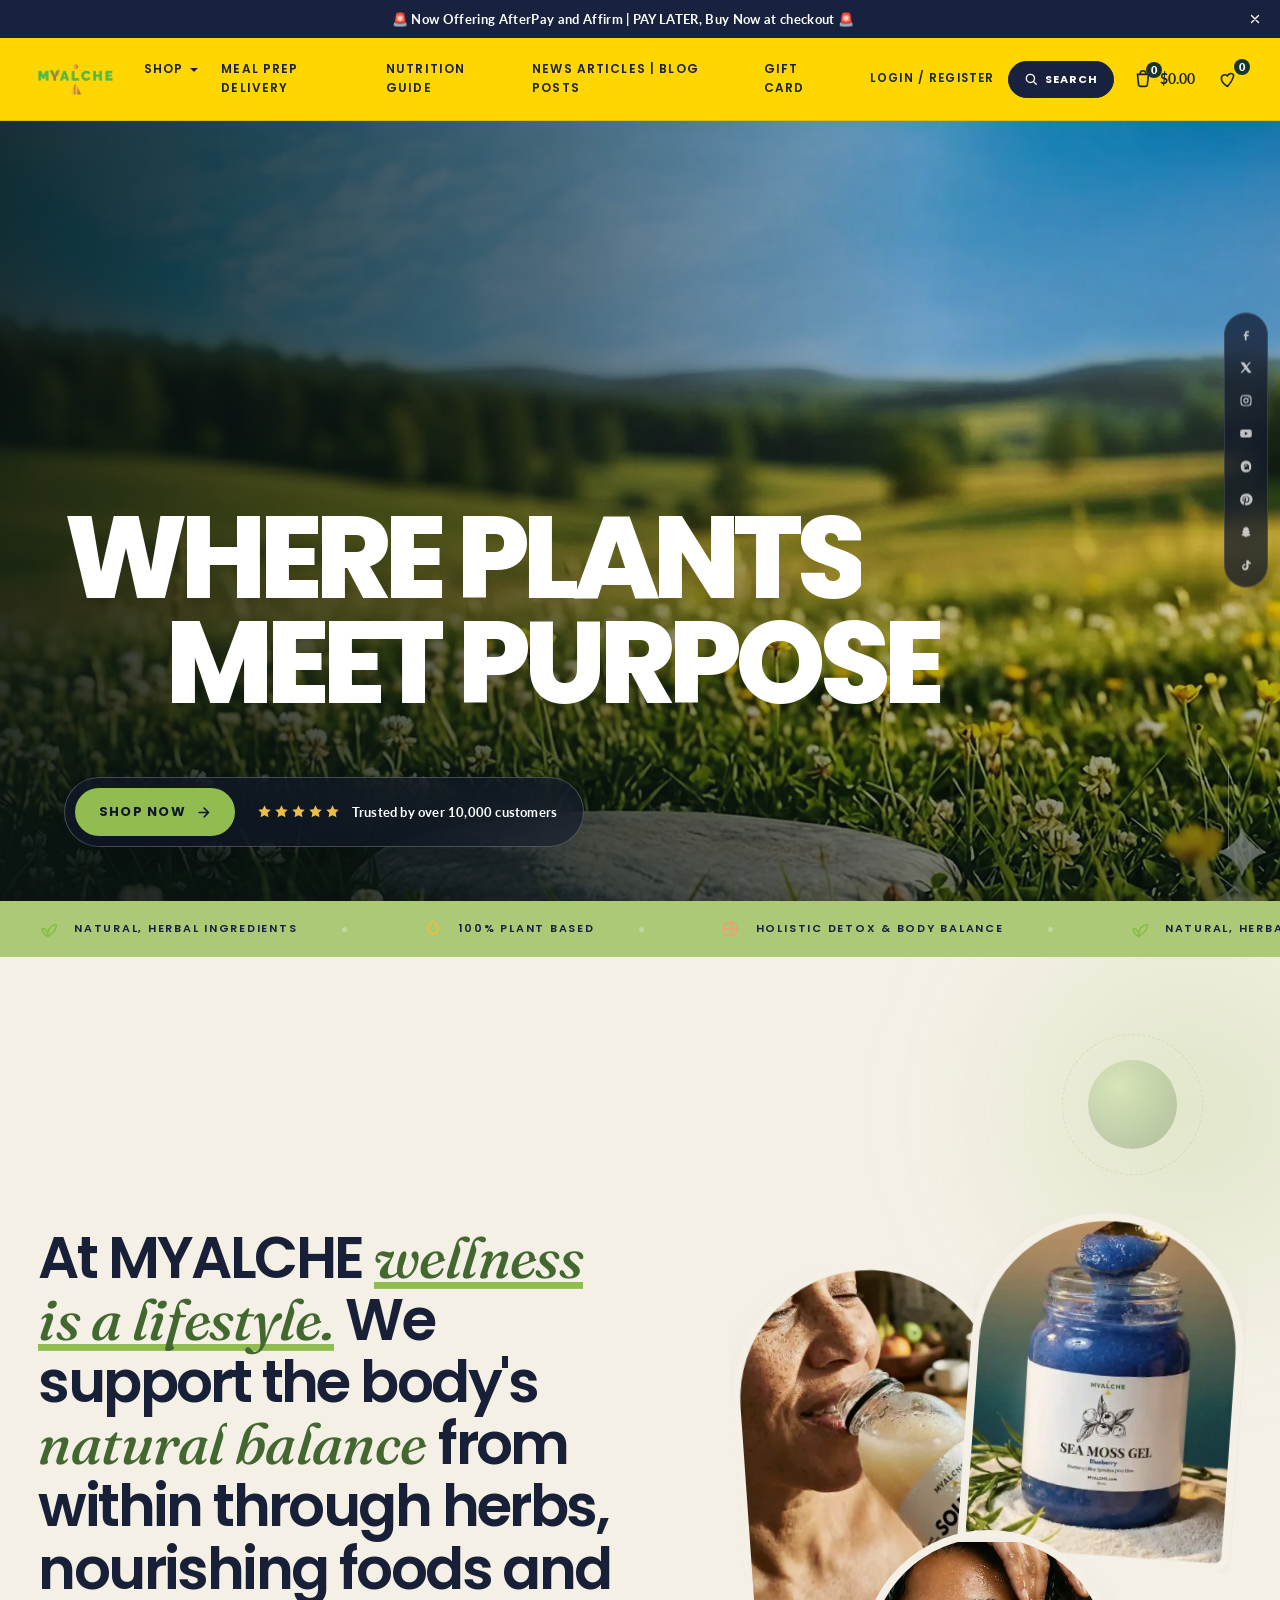
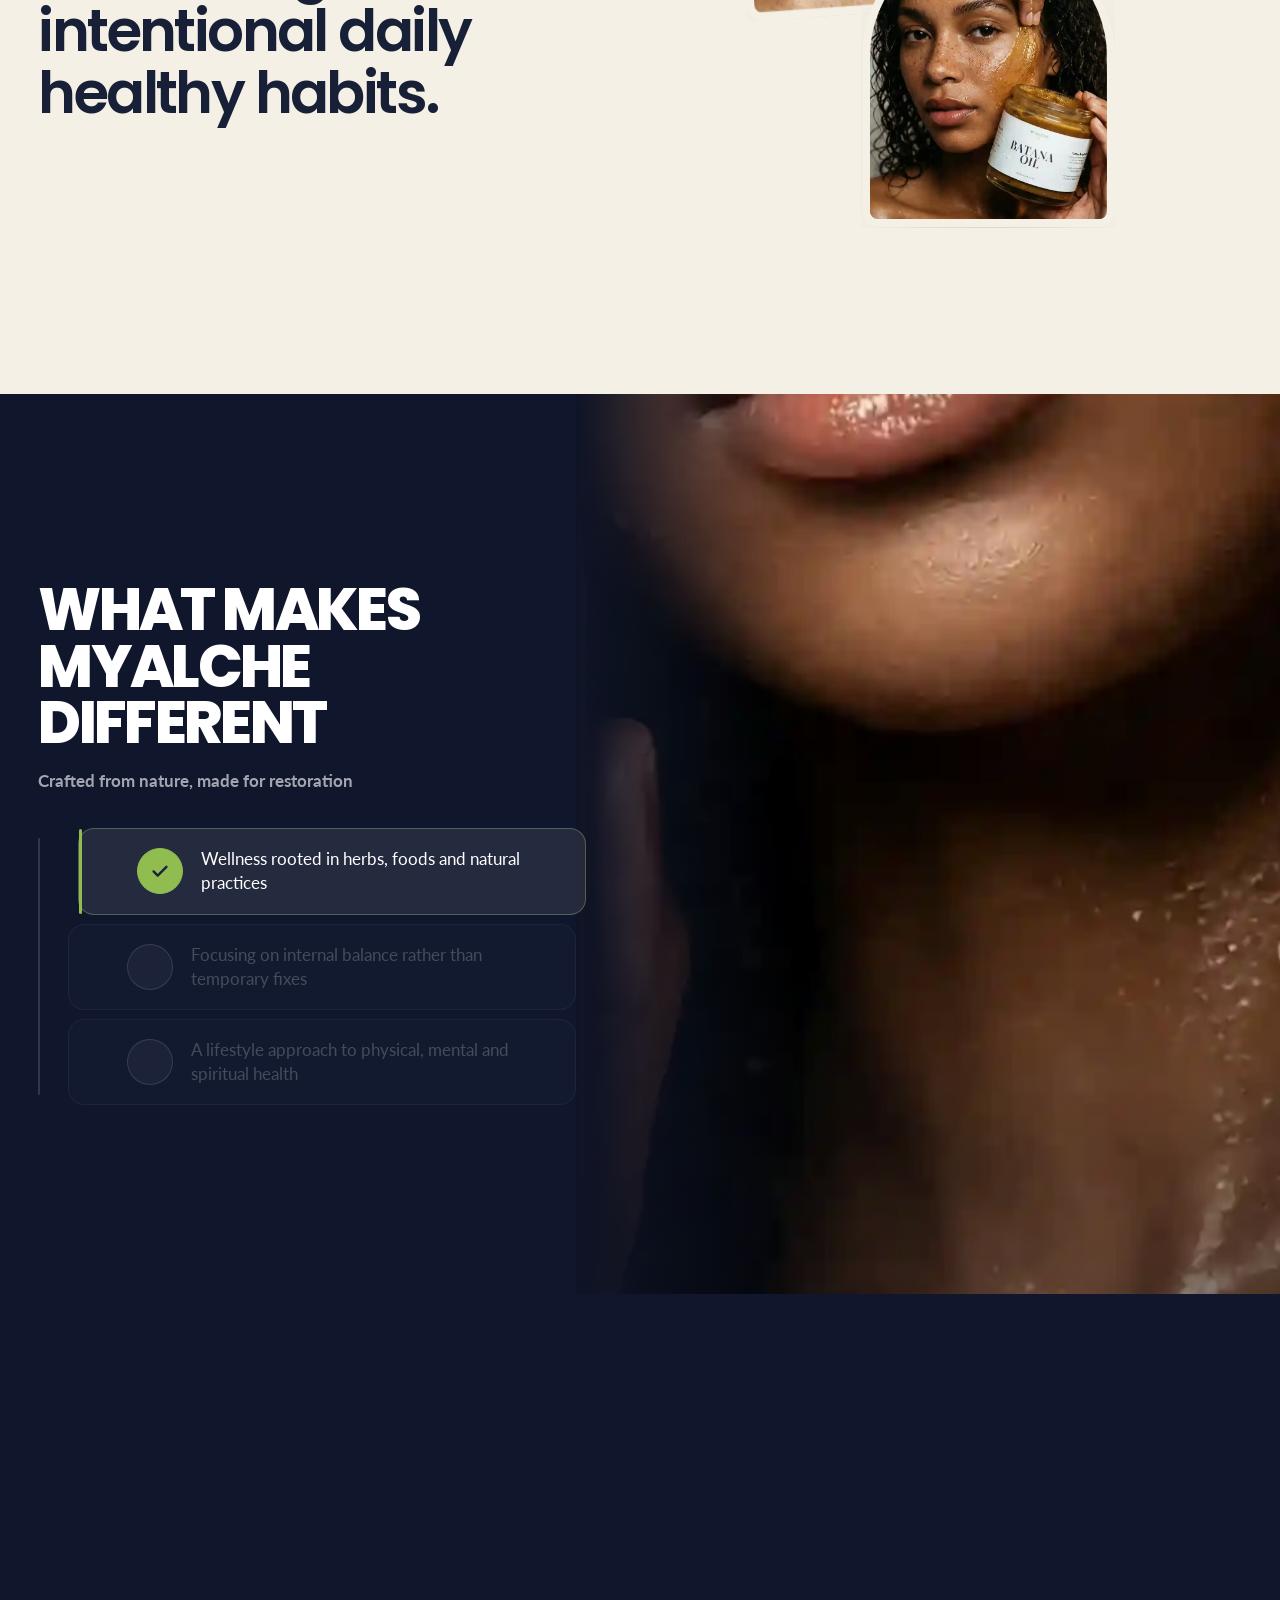
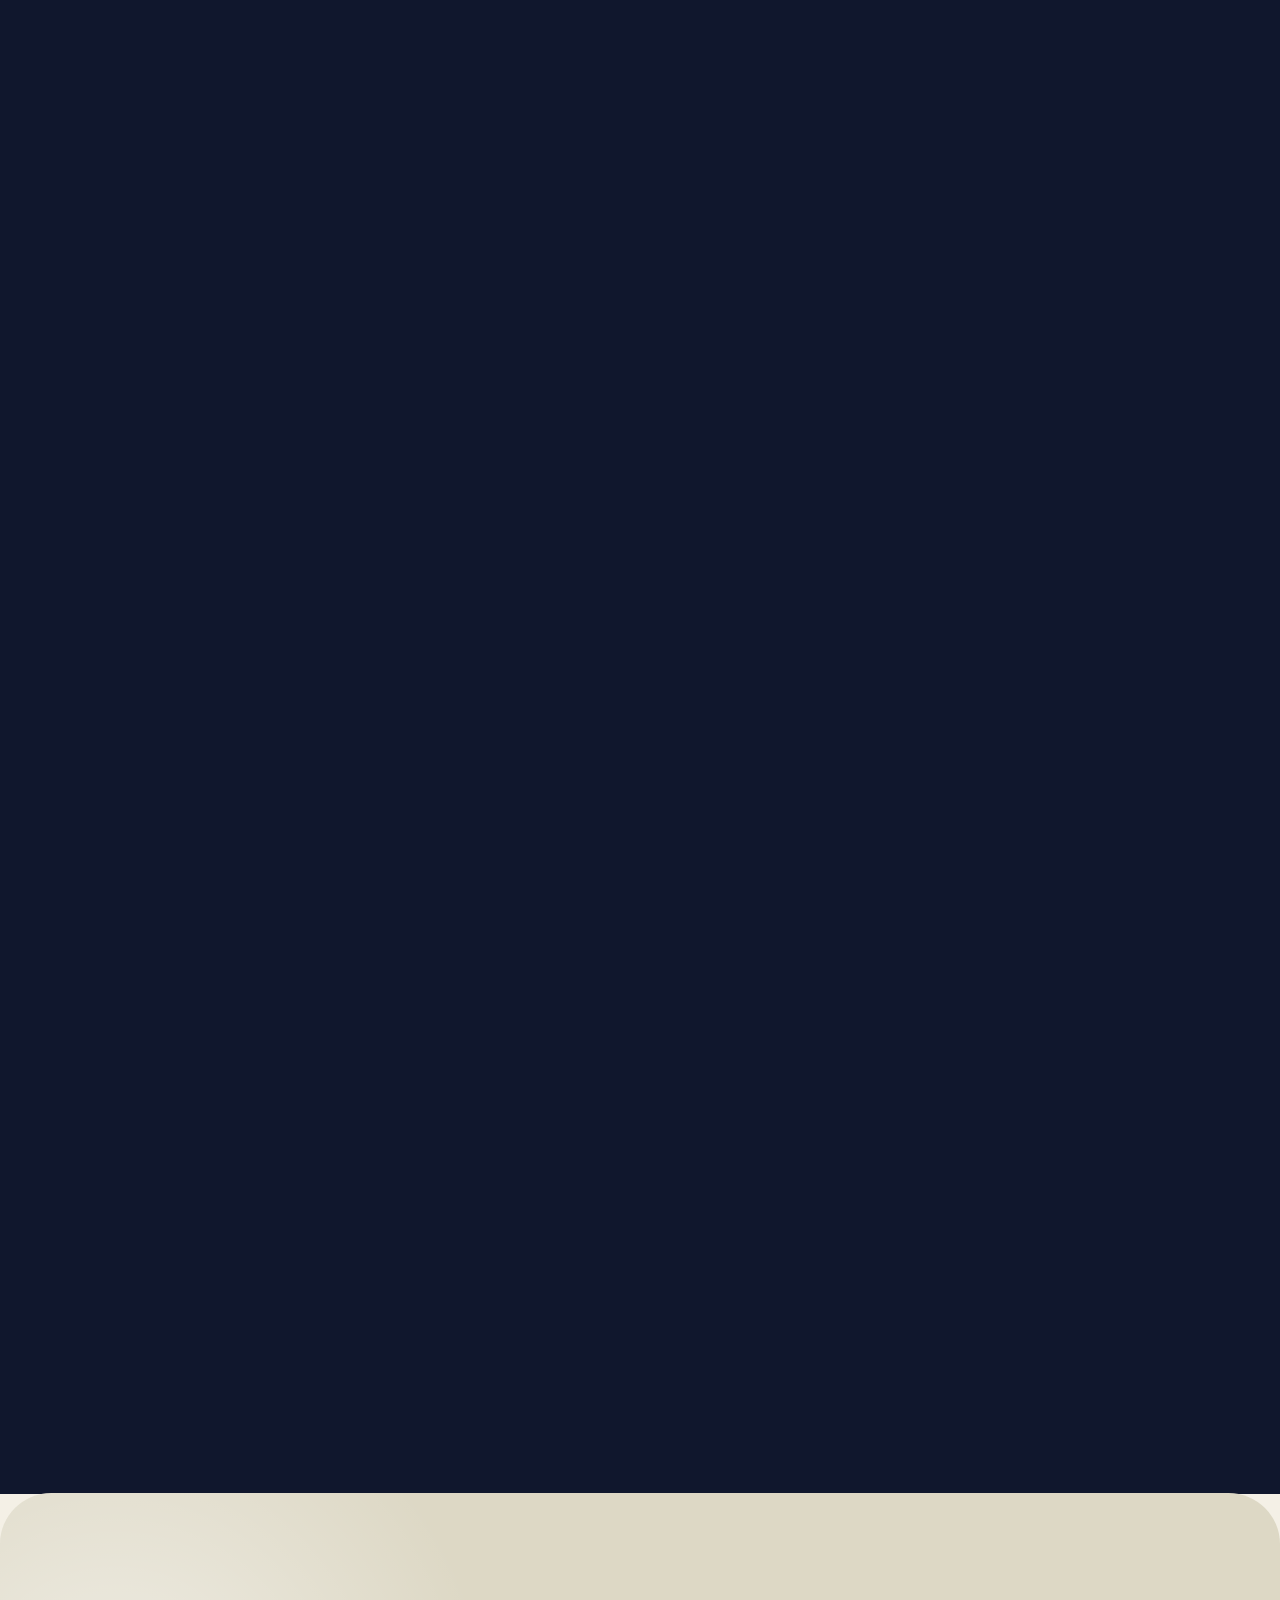
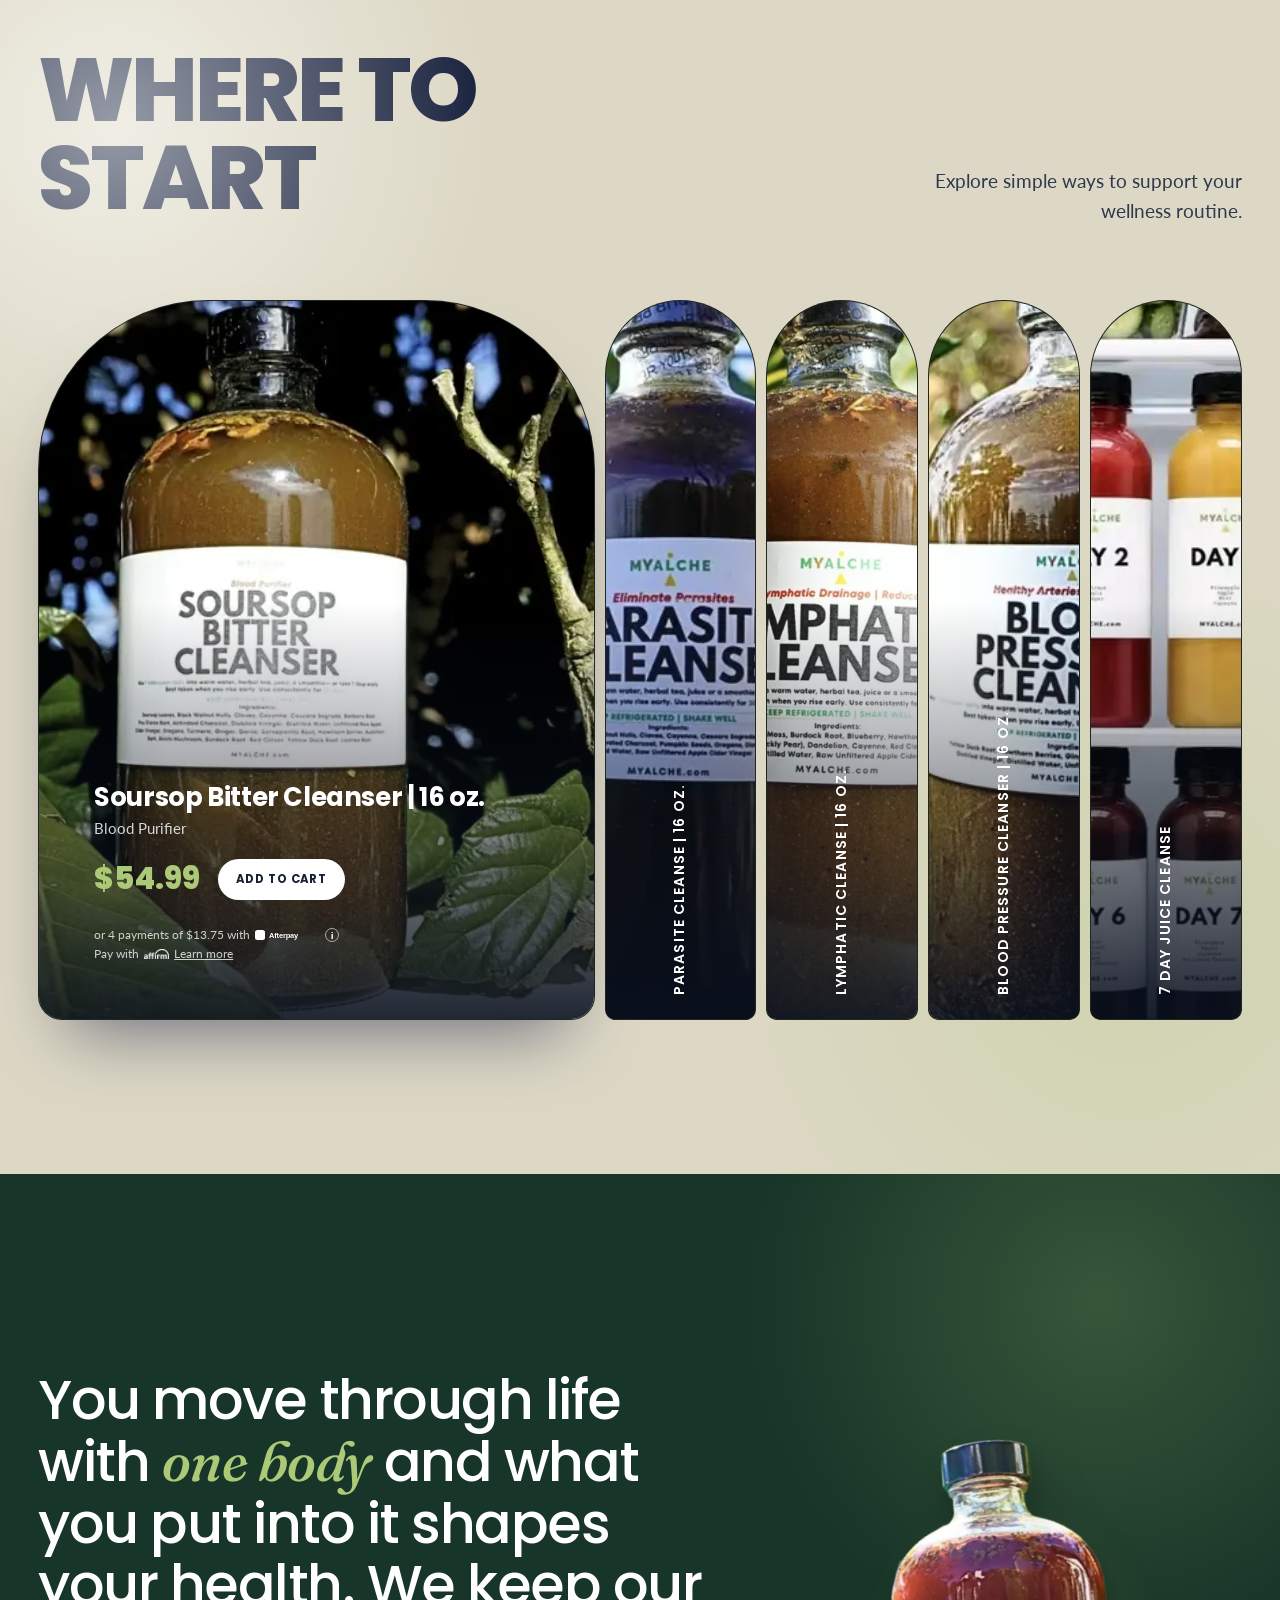
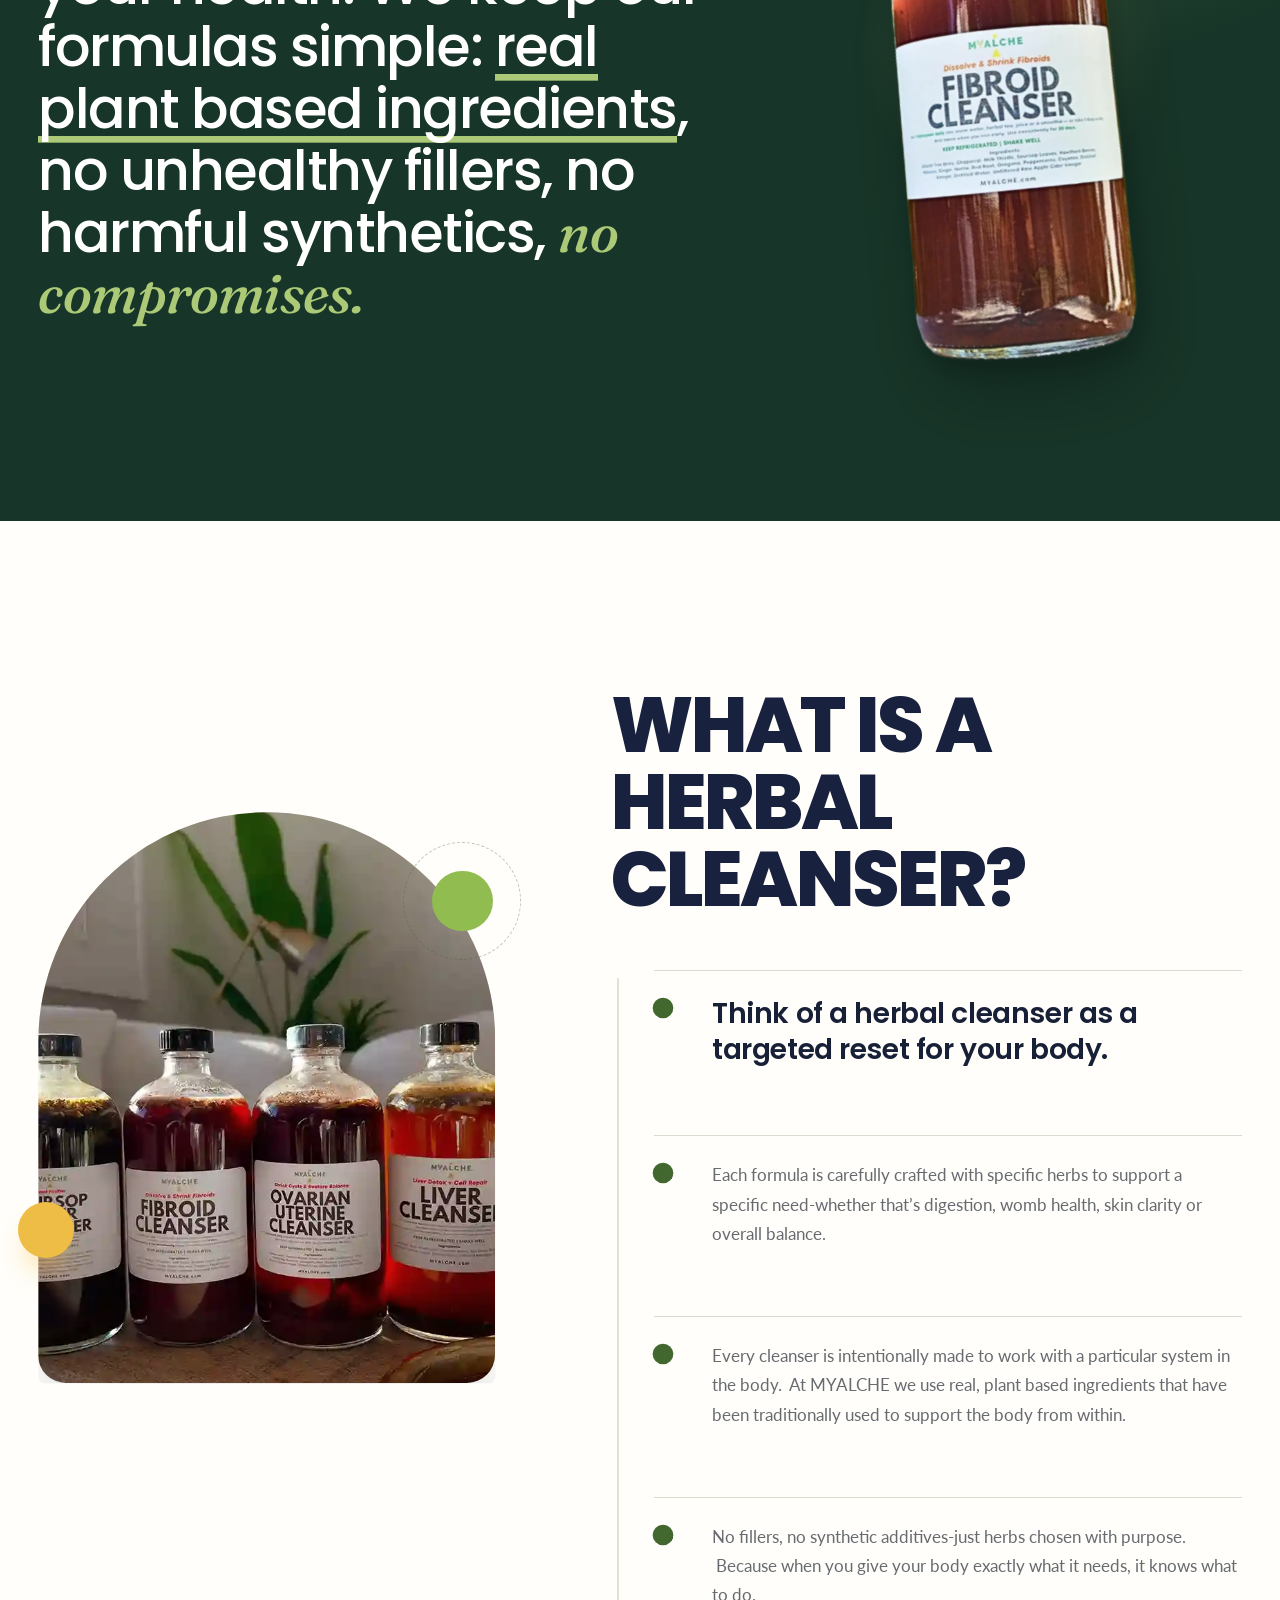
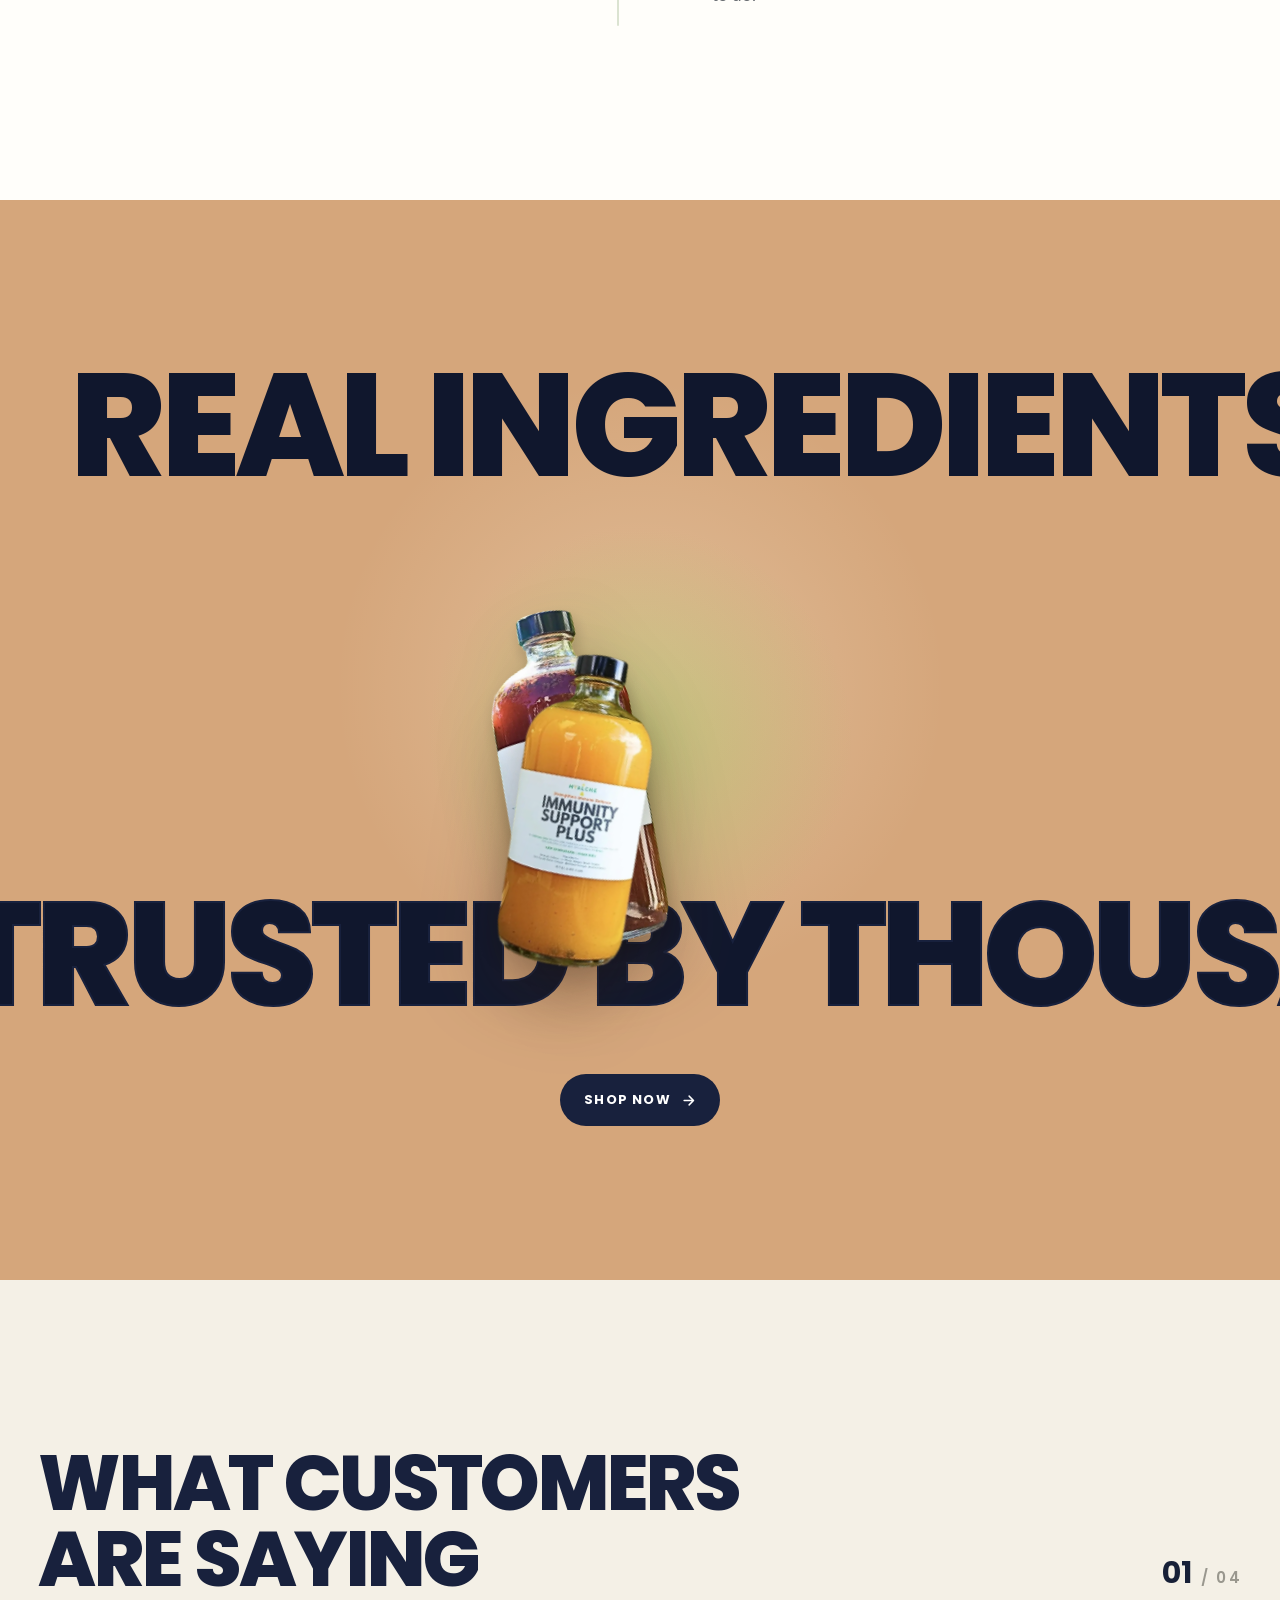
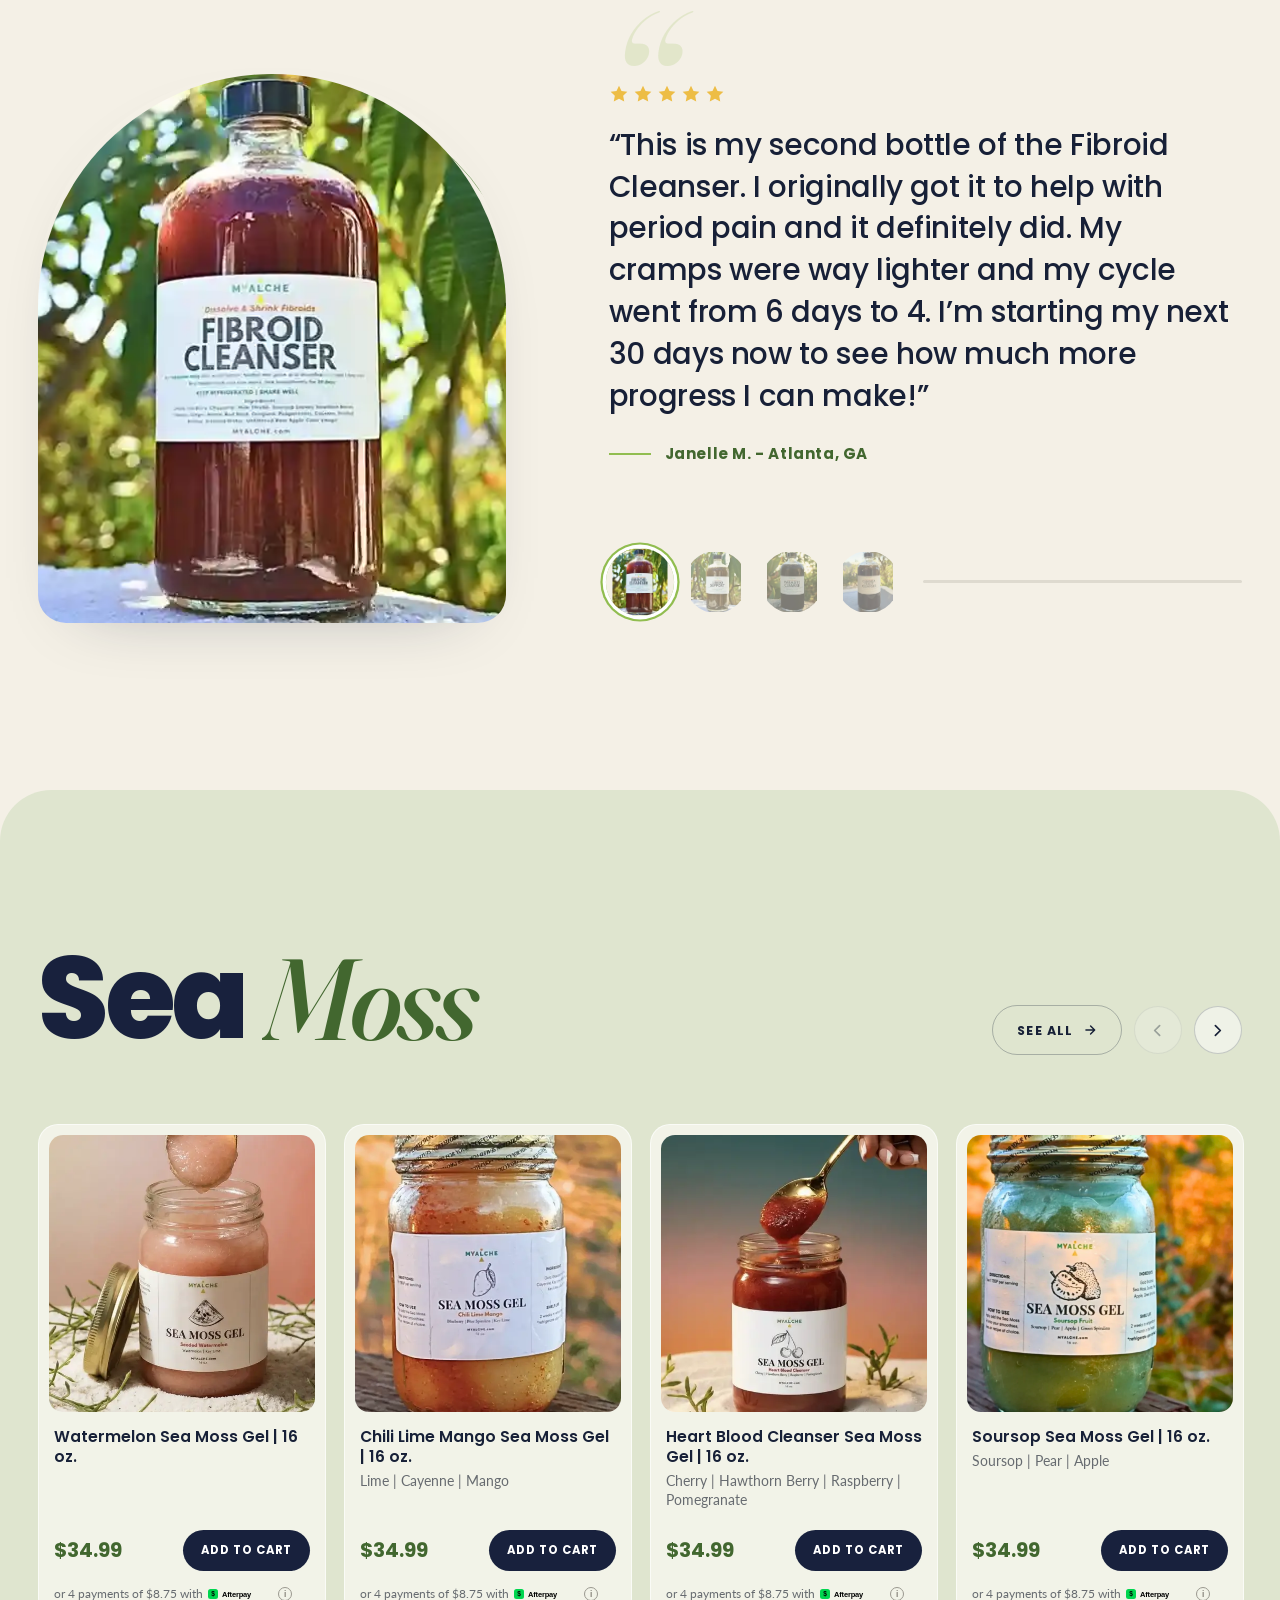
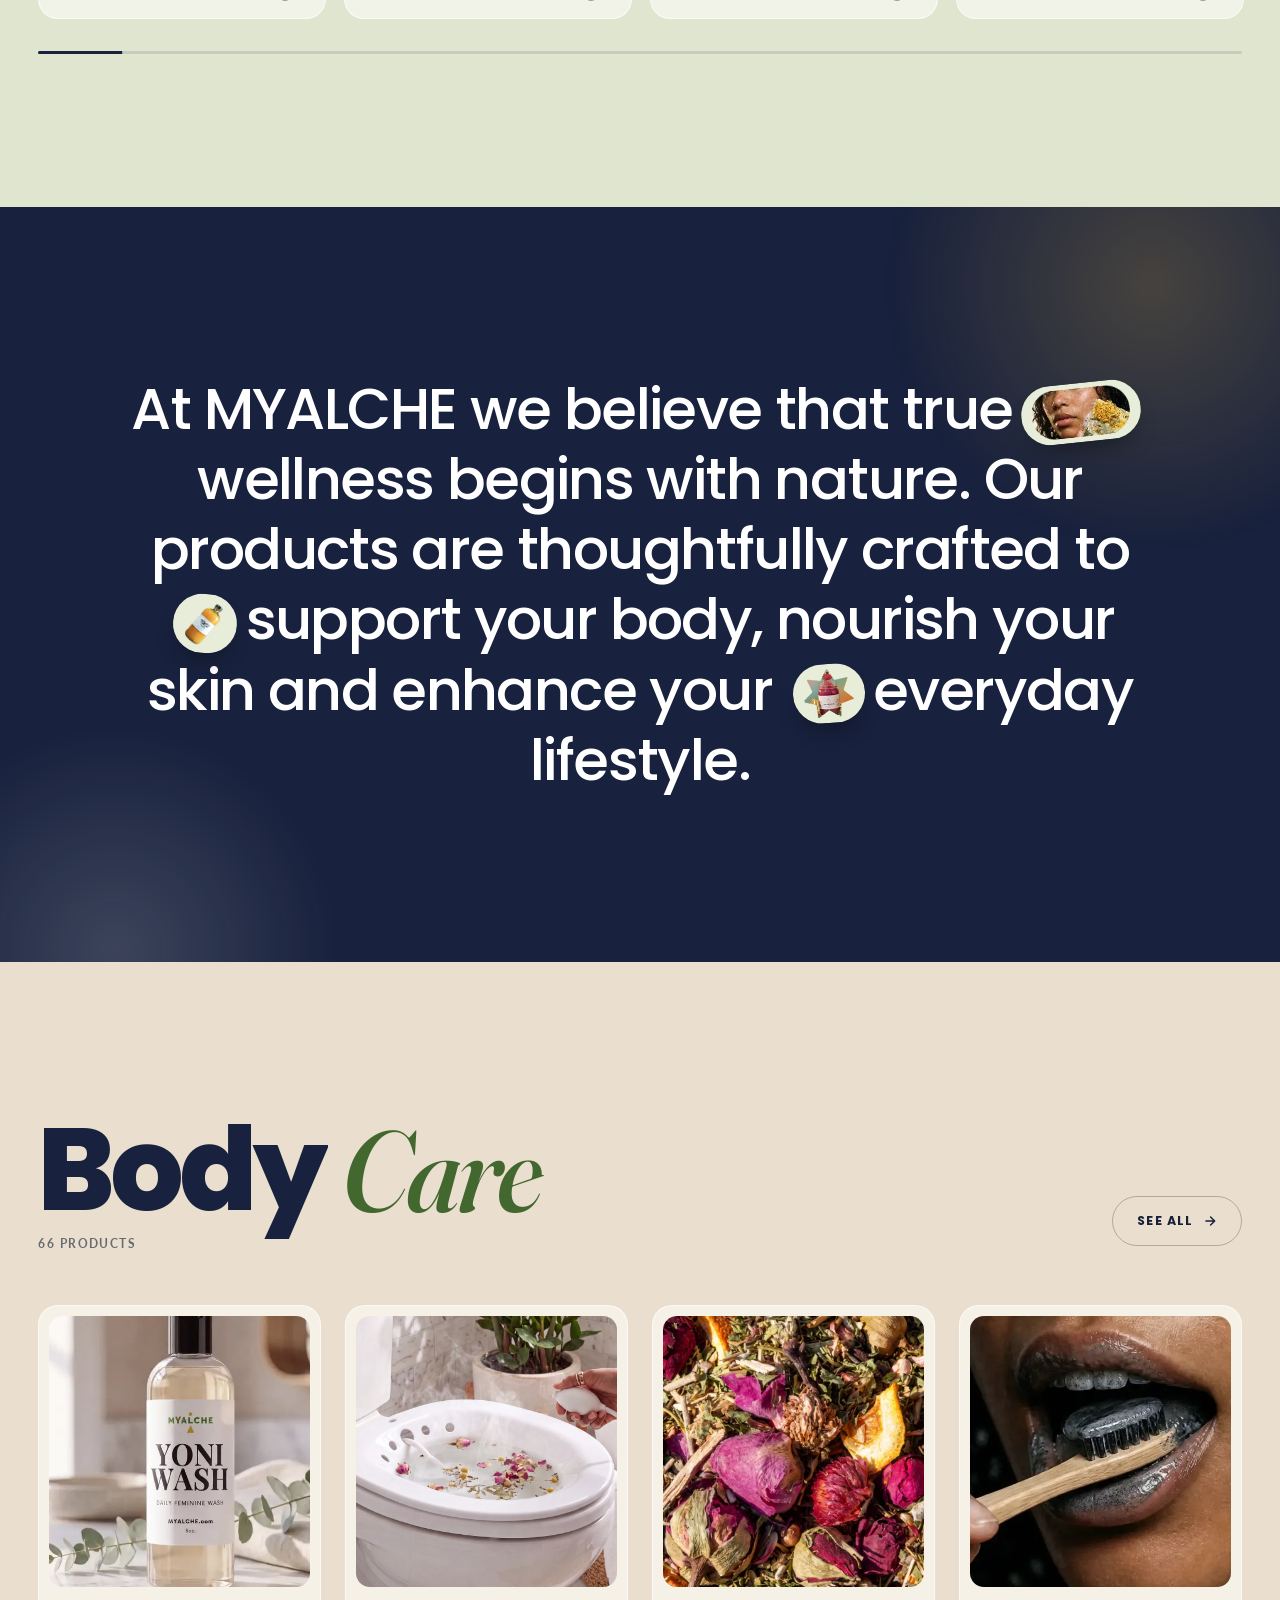
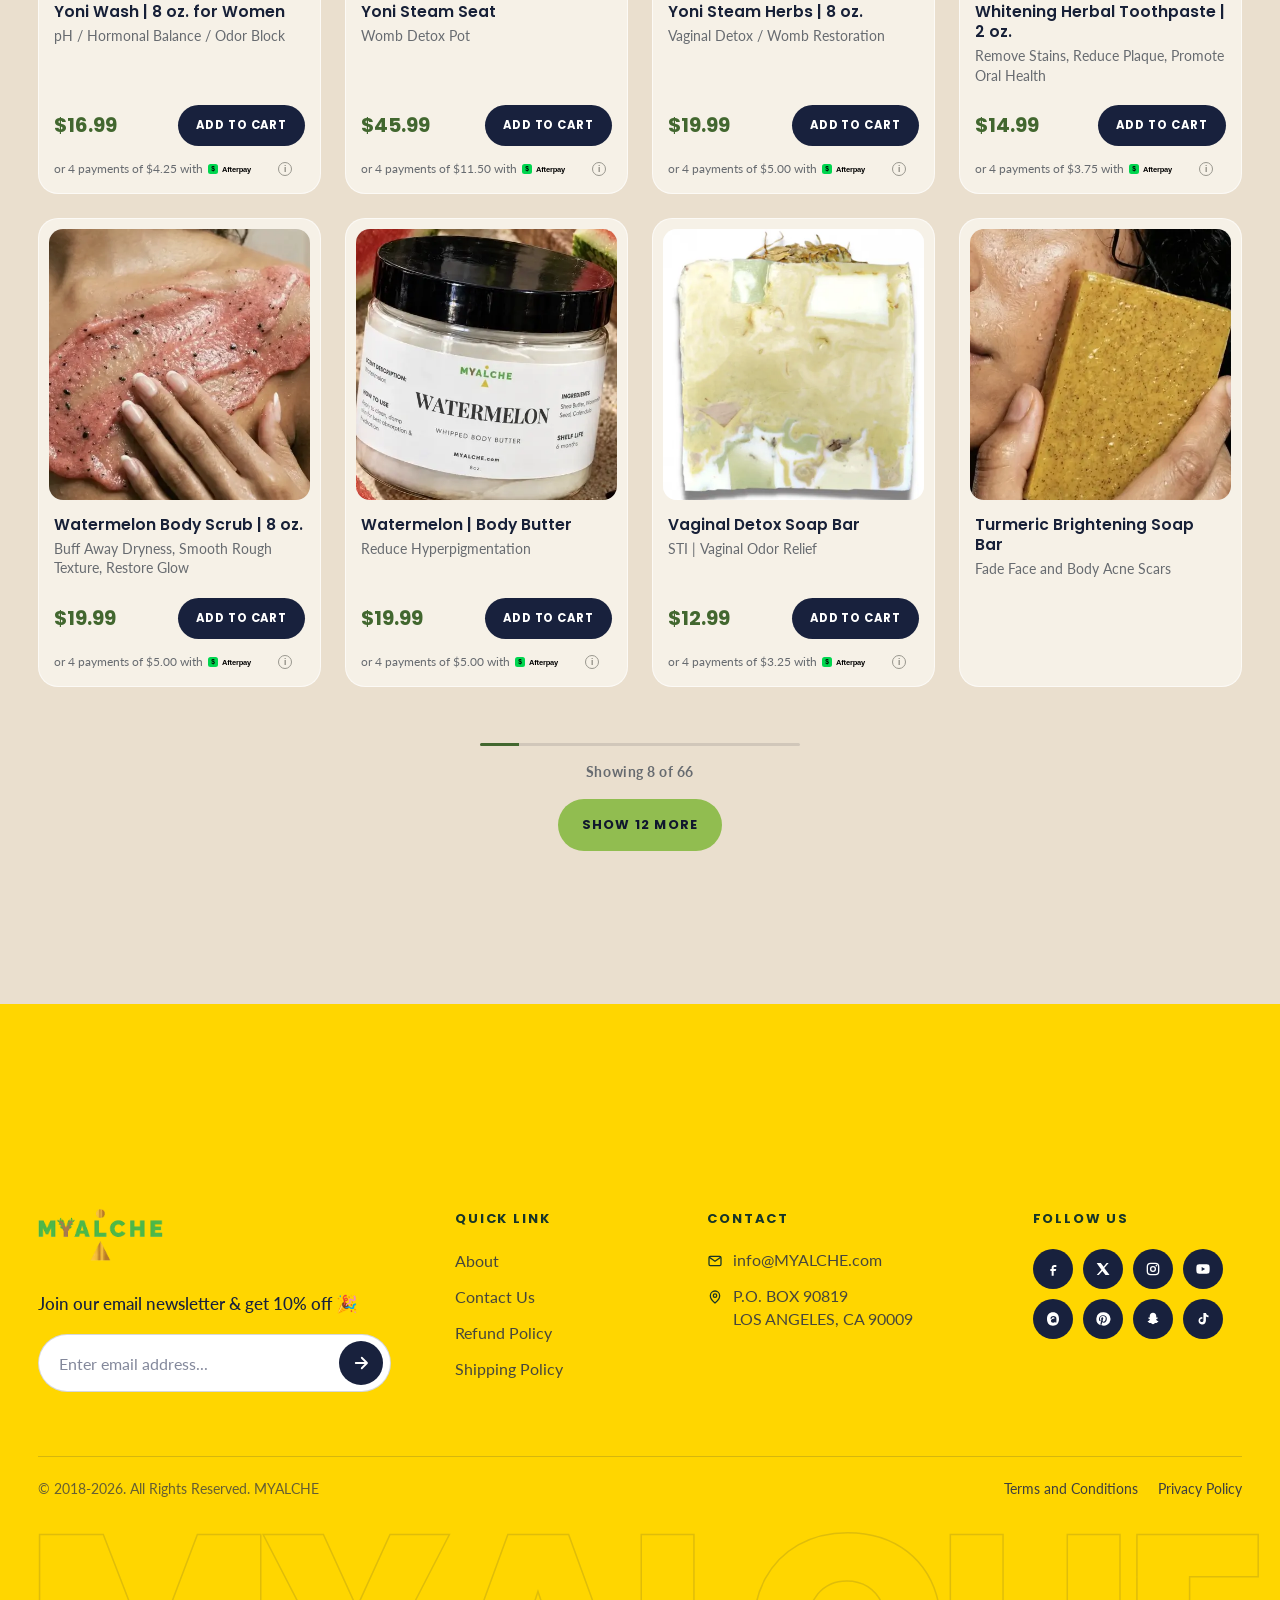
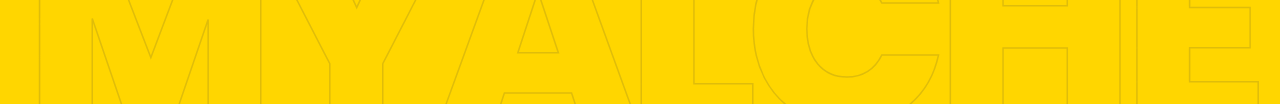
<file: index.html>
<!DOCTYPE html>
<html lang="en">
<head>
<meta charset="UTF-8">
<meta name="viewport" content="width=device-width, initial-scale=1">
<title>Daily Wellness Solutions | Herbal Wellness Products Online &mdash; MYALCHE</title>
<link rel="preconnect" href="https://fonts.googleapis.com">
<link rel="preconnect" href="https://fonts.gstatic.com" crossorigin>
<link href="https://fonts.googleapis.com/css2?family=Fraunces:ital,opsz,wght@1,9..144,400;1,9..144,500&family=Lato:wght@400;500;700;900&family=Poppins:wght@500;600;700;800&display=swap" rel="stylesheet">

<style>
  :root{
    /* real-site chrome */
    --nav-bg:#1e2749;
    --nav-bg-2:#171e3a;
    --nav-text:#ffffff;
    --promo-bg:#fbbc34;
    --promo-text:#1e2749;

    /* brand greens */
    --green:#83bf40;
    --green-mid:#9acb5a;
    --green-hover:#6ea634;
    --green-deep:#4a7a2e;
    --green-tint:#eaf3dc;
    --forest:#12301f;
    --forest-2:#1c4a2c;

    /* content palette */
    --bg:#ffffff;
    --surface:#ffffff;
    --surface-2:#f7f6f1;
    --cream:#fbf5ec;
    --blush:#fdf1ea;
    --ink:#1a1f2e;
    --ink-soft:#2f3345;
    --ink-muted:#5c5e70;
    --ink-faint:#8d8fa0;
    --border:#e8e6df;
    --danger:#c94b3a;

    --radius-s:6px;
    --radius-m:10px;
    --radius-l:14px;
    --font-head:"Poppins","Lato",Arial,sans-serif;
    --font-body:"Lato",Arial,Helvetica,sans-serif;
    --serif:"Fraunces",Georgia,"Times New Roman",serif;
    --content-max:1360px;

    --ease:cubic-bezier(.22,.61,.36,1);
    --ease-out:cubic-bezier(.16,1,.3,1);
  }

  *{box-sizing:border-box;}
  html,body{margin:0;padding:0;max-width:100%;}
  html{scroll-behavior:smooth;}
  body{
    background:var(--bg);color:var(--ink);
    font-family:var(--font-body);font-size:16px;line-height:1.55;
    -webkit-font-smoothing:antialiased;
    overflow-x:clip;
  }
  a{color:inherit;text-decoration:none;}
  img{max-width:100%;}
  button{font-family:inherit;cursor:pointer;border:none;background:none;color:inherit;}
  ::selection{background:var(--green-tint);color:var(--green-deep);}
  :focus-visible{outline:2px solid var(--green);outline-offset:3px;border-radius:4px;}
  .sr-only{position:absolute;width:1px;height:1px;overflow:hidden;clip:rect(0 0 0 0);white-space:nowrap;}

  .wrap{max-width:var(--content-max);margin:0 auto;padding:0 28px;}
  .serif{font-family:var(--serif);font-style:italic;font-weight:500;letter-spacing:-.01em;}

  /* ===================== PROMO + HEADER ===================== */
  .promo-bar{
    background:var(--nav-bg);color:#fff;
    text-align:center;font-size:14.5px;font-weight:700;
    padding:9px 40px 9px 16px;position:relative;
  }
  .promo-bar .promo-close{position:absolute;right:14px;top:50%;transform:translateY(-50%);color:#fff;padding:4px;display:flex;}

  header.site{
    background:#ffd600;color:var(--nav-bg);
    position:sticky;top:0;z-index:50;
    transition:box-shadow .3s ease,background .3s ease;
  }
  header.site.is-stuck{box-shadow:0 10px 30px -12px rgba(0,0,0,.35);background:rgba(255,214,0,.96);-webkit-backdrop-filter:blur(12px);backdrop-filter:blur(12px);}
  .site-inner{max-width:var(--content-max);margin:0 auto;padding:14px 28px;display:flex;align-items:center;gap:34px;transition:padding .3s var(--ease);}
  header.site.is-stuck .site-inner{padding-top:9px;padding-bottom:9px;}
  .logo{display:flex;align-items:center;line-height:0;}
  .logo img{height:34px;width:auto;display:block;transition:height .3s var(--ease);}
  header.site.is-stuck .logo img{height:28px;}
  nav.main-nav{display:flex;gap:26px;flex:1;font-family:var(--font-head);font-weight:600;font-size:14px;letter-spacing:.04em;text-transform:uppercase;}
  nav.main-nav a{color:var(--nav-bg);display:flex;align-items:center;gap:5px;padding:8px 0;transition:color .15s;}
  nav.main-nav a:hover{color:var(--green-deep);}
  nav.main-nav a.has-caret::after{content:"";width:0;height:0;border-left:4px solid transparent;border-right:4px solid transparent;border-top:4px solid currentColor;margin-left:2px;transition:transform .15s;}
  .nav-item{position:relative;}
  .nav-item.open a.has-caret::after{transform:rotate(180deg);}
  .nav-dropdown{
    position:absolute;top:100%;left:0;margin-top:14px;background:#fff;border-radius:var(--radius-m);
    box-shadow:0 20px 40px -14px rgba(0,0,0,.28);padding:10px;display:grid;grid-template-columns:repeat(2,190px);gap:2px;
    opacity:0;visibility:hidden;transform:translateY(6px);transition:opacity .15s,transform .15s,visibility .15s;z-index:60;
  }
  .nav-item.open .nav-dropdown{opacity:1;visibility:visible;transform:none;}
  .nav-dropdown a{color:var(--ink-soft) !important;font-size:14px;font-weight:500;text-transform:none;letter-spacing:0;padding:8px 10px;border-radius:var(--radius-s);}
  .nav-dropdown a:hover{background:var(--surface-2);color:var(--green-deep) !important;}
  .head-actions{display:flex;align-items:center;gap:18px;}
  .head-actions .link-login{font-family:var(--font-head);font-size:13.5px;letter-spacing:.06em;text-transform:uppercase;font-weight:600;white-space:nowrap;}
  .head-actions .link-login:hover{color:var(--green);}
  .search-pill{display:flex;align-items:center;gap:7px;background:var(--nav-bg);color:#fff;font-family:var(--font-head);font-size:12.5px;font-weight:700;letter-spacing:.08em;text-transform:uppercase;padding:9px 18px;border-radius:999px;transition:background .15s;}
  .search-pill:hover{background:var(--forest);}
  .icon-btn{position:relative;color:var(--nav-bg);padding:4px;display:flex;align-items:center;justify-content:center;}
  .icon-btn:hover{color:var(--green-deep);}
  .badge{position:absolute;top:-6px;right:-8px;background:var(--forest);color:#fff;font-size:11px;font-weight:800;min-width:16px;height:16px;border-radius:999px;display:flex;align-items:center;justify-content:center;padding:0 4px;}
  .cart-with-total{display:flex;align-items:center;gap:6px;}
  .cart-with-total .amount{font-size:14px;font-weight:700;white-space:nowrap;}
  .nav-toggle{display:none;color:var(--nav-bg);padding:4px;}

  .drawer{position:fixed;inset:0;z-index:210;background:rgba(18,24,48,.6);display:none;}
  .drawer.show{display:block;}
  .drawer-panel{position:absolute;top:0;right:0;bottom:0;width:min(86vw,340px);background:var(--nav-bg);padding:22px 24px;display:flex;flex-direction:column;gap:6px;color:#fff;animation:drawerIn .35s var(--ease-out);}
  @keyframes drawerIn{from{transform:translateX(100%)}to{transform:none}}
  .drawer-panel a{font-family:var(--font-head);font-weight:600;font-size:16px;letter-spacing:.04em;text-transform:uppercase;padding:14px 0;border-bottom:1px solid rgba(255,255,255,.1);}
  .drawer-panel a:hover{color:var(--green);}
  .drawer-close{align-self:flex-end;color:#fff;padding:6px;margin-bottom:8px;}

  .social-rail{position:fixed;left:0;top:50%;transform:translateY(-50%);display:flex;flex-direction:column;z-index:30;}
  .social-rail a{width:36px;height:36px;display:flex;align-items:center;justify-content:center;color:#fff;transition:filter .15s,width .2s var(--ease);}
  .social-rail a:hover{filter:brightness(1.15);width:44px;}
  .social-rail a svg{width:16px;height:16px;}
  .social-rail a.fb{background:#1877f2;} .social-rail a.tw{background:#000;} .social-rail a.ig{background:#e4405f;}
  .social-rail a.th{background:#000;} .social-rail a.yt{background:#f00;} .social-rail a.pin{background:#e60023;}
  .social-rail a.sn{background:#fffc00;color:#111;} .social-rail a.tt{background:#000;}

  /* ===================== SHARED ===================== */
  .btn-pill{
    display:inline-flex;align-items:center;justify-content:center;gap:10px;
    background:var(--green);color:#fff;font-family:var(--font-head);font-weight:700;font-size:13px;
    letter-spacing:.07em;text-transform:uppercase;padding:16px 34px;border-radius:999px;min-height:52px;
    transition:background .2s,transform .25s var(--ease),box-shadow .25s;box-shadow:0 12px 28px -12px rgba(74,122,46,.75);
  }
  .btn-pill:hover{background:var(--green-deep);transform:translateY(-2px);}
  .btn-pill svg{width:15px;height:15px;transition:transform .25s var(--ease);}
  .btn-pill:hover svg{transform:translateX(4px);}
  .btn-ghost{
    display:inline-flex;align-items:center;gap:9px;font-family:var(--font-head);font-weight:700;font-size:12.5px;
    letter-spacing:.1em;text-transform:uppercase;color:var(--ink);padding:13px 22px;border-radius:999px;
    border:1.5px solid rgba(26,31,46,.18);transition:background .2s,color .2s,border-color .2s;
  }
  .btn-ghost:hover{background:var(--ink);color:#fff;border-color:var(--ink);}
  .btn-ghost svg{width:14px;height:14px;transition:transform .25s var(--ease);}
  .btn-ghost:hover svg{transform:translateX(4px);}

  /* masked word rise (used by every [data-words] heading/statement) */
  .wm{display:inline-block;overflow:hidden;vertical-align:bottom;padding:0 .04em .14em 0;margin:0 -.04em -.14em 0;}
  .wm > i{display:inline-block;font-style:inherit;transform:translateY(112%);transition:transform .95s var(--ease-out) var(--d,0s);}
  .is-in .wm > i{transform:none;}
  .u{background:linear-gradient(var(--green),var(--green)) 0 94%/0% .12em no-repeat;transition:background-size 1.1s var(--ease-out) .55s;-webkit-box-decoration-break:clone;box-decoration-break:clone;}
  .is-in .u{background-size:100% .12em;}

  [data-reveal]{opacity:0;transform:translateY(34px);transition:opacity .9s var(--ease-out) var(--d,0s),transform .9s var(--ease-out) var(--d,0s);}
  [data-reveal="left"]{transform:translateX(-46px);}
  [data-reveal="right"]{transform:translateX(46px);}
  [data-reveal="scale"]{transform:scale(.92);}
  [data-reveal].is-in{opacity:1;transform:none;}

  @keyframes spin{to{transform:rotate(360deg)}}
  @keyframes float{0%,100%{transform:translateY(0)}50%{transform:translateY(-14px)}}

  /* ===================== 1. HERO — layered scene ===================== */
  .hero{
    position:relative;isolation:isolate;overflow:hidden;background:#1a2a12;
    height:clamp(640px,calc(100svh - 106px),960px);
  }
  .hero-stage{position:absolute;inset:0;z-index:0;}
  .hero-video{position:absolute;inset:0;width:100%;height:100%;object-fit:cover;object-position:center;}
  .hl{
    position:absolute;inset:0 -2% 0;background-size:cover;background-position:center bottom;background-repeat:no-repeat;
    will-change:translate,transform;transition:translate .5s cubic-bezier(.2,.7,.3,1);
  }
  .hl-bg{inset:-8% -4% -8%;background-image:url('assets/home/hero-bg.webp');background-position:center 60%;
    translate:calc(var(--mx,0) * -8px) calc(var(--hp,0) * 9% + var(--my,0) * -5px);transform:scale(1.12);}
  .hl-bottles{background-image:url('assets/home/hero-bottles.webp');
    translate:calc(var(--mx,0) * 14px) calc(var(--hp,0) * -5% + var(--my,0) * 6px);opacity:0;transform:translateY(9%);}
  .hl-center{background-image:url('assets/home/hero-center-bottle.webp');
    translate:calc(var(--mx,0) * 22px) calc(var(--hp,0) * -9% + var(--my,0) * 9px);opacity:0;transform:translateY(12%) scale(.94);}
  .hl-stone{background-image:url('assets/home/hero-stone.webp');
    translate:calc(var(--mx,0) * 6px) 0;opacity:0;transform:translateY(8%);}
  .hero-shade{position:absolute;inset:0;z-index:1;pointer-events:none;
    background:linear-gradient(180deg,rgba(8,20,10,.55) 0%,rgba(8,20,10,.08) 34%,rgba(8,20,10,0) 62%,rgba(8,20,10,.4) 100%);}

  .hero.is-ready .hl-bg{transform:none;transition:transform 2.6s var(--ease-out),translate .5s cubic-bezier(.2,.7,.3,1);}
  .hero.is-ready .hl-bottles{opacity:1;transform:none;transition:opacity 1.2s var(--ease-out) .25s,transform 1.5s var(--ease-out) .25s,translate .5s cubic-bezier(.2,.7,.3,1);}
  .hero.is-ready .hl-center{opacity:1;transform:none;transition:opacity 1.2s var(--ease-out) .55s,transform 1.6s var(--ease-out) .55s,translate .5s cubic-bezier(.2,.7,.3,1);}
  .hero.is-ready .hl-stone{opacity:1;transform:none;transition:opacity 1s var(--ease-out) .1s,transform 1.4s var(--ease-out) .1s,translate .5s cubic-bezier(.2,.7,.3,1);}

  .hero-h1{
    position:absolute;inset:0;z-index:4;margin:0;pointer-events:none;
    display:flex;justify-content:space-between;align-items:flex-start;
    padding:clamp(48px,9.5vh,108px) clamp(22px,5vw,84px) 0;
  }
  .hw{display:block;font-family:var(--font-head);font-weight:800;font-size:clamp(42px,7.5vw,128px);line-height:.93;letter-spacing:-.035em;color:#fff;filter:drop-shadow(0 8px 26px rgba(0,0,0,.34));opacity:calc(1.3 - var(--hp,0) * 2.1);}
  .hw-l{translate:calc(var(--hp,0) * -110px) 0;}
  .hw-r{text-align:right;translate:calc(var(--hp,0) * 110px) 0;}
  .hw .ln{display:block;overflow:hidden;padding-bottom:.08em;margin-bottom:-.08em;}
  .hw .ln > b{display:block;font-weight:inherit;transform:translateY(114%);}
  .hero.is-ready .hw .ln > b{transform:none;transition:transform 1.25s var(--ease-out) var(--d,0s);}

  .hero-dock{
    position:absolute;left:50%;bottom:clamp(20px,4.4vh,46px);translate:-50% 0;z-index:5;
    display:flex;align-items:center;gap:22px;padding:9px 26px 9px 9px;border-radius:999px;
    background:rgba(12,24,14,.46);border:1px solid rgba(255,255,255,.24);
    -webkit-backdrop-filter:blur(16px) saturate(1.4);backdrop-filter:blur(16px) saturate(1.4);color:#fff;
    opacity:0;transform:translateY(24px);
  }
  .hero.is-ready .hero-dock{opacity:1;transform:none;transition:opacity 1s var(--ease-out) 1.1s,transform 1s var(--ease-out) 1.1s;}
  .hero-dock .btn-pill{padding:15px 28px;box-shadow:none;}
  .hero-trust{display:flex;align-items:center;gap:12px;font-size:14.5px;font-weight:700;white-space:nowrap;}
  .hero-trust .stars{display:flex;gap:2px;color:var(--promo-bg);}
  .hero-trust .stars svg{width:15px;height:15px;}
  .hero-scroll{position:absolute;left:clamp(22px,5vw,84px);bottom:clamp(24px,5vh,50px);z-index:5;width:1px;height:70px;background:rgba(255,255,255,.3);overflow:hidden;opacity:calc(1 - var(--hp,0) * 4);}
  .hero-scroll::after{content:"";position:absolute;left:0;top:-40%;width:100%;height:40%;background:#fff;animation:scrollDrip 2.2s var(--ease) infinite;}
  @keyframes scrollDrip{to{top:110%}}

  /* ===================== MARQUEE ===================== */
  .marquee{background:var(--nav-bg-2);color:#fff;overflow:hidden;position:relative;z-index:3;}
  .marquee-track{display:flex;width:max-content;animation:marq 46s linear infinite;}
  .marquee:hover .marquee-track{animation-play-state:paused;}
  .marquee-group{display:flex;flex:none;}
  .marquee-item{display:inline-flex;align-items:center;gap:16px;padding:22px 44px;font-family:var(--font-head);font-size:14px;font-weight:600;letter-spacing:.14em;text-transform:uppercase;white-space:nowrap;}
  .marquee-item svg{width:20px;height:20px;color:var(--green);flex:none;}
  .marquee-item:nth-child(3n+1) svg{color:#83bf40;}
  .marquee-item:nth-child(3n+2) svg{color:#fbbc34;}
  .marquee-item:nth-child(3n+3) svg{color:#f29d72;}
  .marquee-item::after{content:"";width:5px;height:5px;border-radius:50%;background:rgba(255,255,255,.28);margin-left:28px;}
  @keyframes marq{to{transform:translateX(-50%)}}

  /* ===================== 2. STATEMENT — editorial collage ===================== */
  .statement{position:relative;background:var(--cream);padding:clamp(84px,10vw,156px) 0 clamp(90px,10vw,150px);overflow:hidden;}
  .statement::before,.statement::after{content:"";position:absolute;border-radius:50%;filter:blur(70px);pointer-events:none;}
  .statement::before{width:46vw;height:46vw;right:-14vw;top:-12vw;background:radial-gradient(circle,rgba(154,203,90,.34),transparent 68%);}
  .statement::after{width:40vw;height:40vw;left:-14vw;bottom:-10vw;background:radial-gradient(circle,rgba(248,196,176,.5),transparent 68%);}
  .statement .wrap{position:relative;z-index:1;}
  .statement-copy{
    margin:0;max-width:17.5em;font-family:var(--font-head);font-weight:600;
    font-size:clamp(29px,4.3vw,64px);line-height:1.13;letter-spacing:-.028em;color:var(--ink);
  }
  .statement-copy .serif{color:var(--green-deep);font-weight:500;}
  .collage{display:grid;grid-template-columns:1fr 1.18fr 1fr;gap:clamp(16px,2.2vw,32px);align-items:start;margin-top:clamp(56px,7vw,110px);}
  .collage figure{margin:0;position:relative;overflow:hidden;background:var(--surface-2);box-shadow:0 40px 60px -40px rgba(30,39,73,.45);}
  .collage figure:nth-child(1){margin-top:clamp(40px,8vw,130px);border-radius:999px 999px 30px 30px;aspect-ratio:4/5.35;}
  .collage figure:nth-child(2){border-radius:30px;aspect-ratio:4/5.5;}
  .collage figure:nth-child(3){margin-top:clamp(70px,13vw,210px);border-radius:30px 30px 999px 999px;aspect-ratio:4/5.2;}
  .collage img{position:absolute;left:0;top:-9%;width:100%;height:118%;object-fit:cover;display:block;
    translate:0 calc((var(--p,.5) - .5) * -60px);will-change:translate;}
  .collage figure{clip-path:inset(18% 6% 0 6% round 30px);transition:clip-path 1.5s var(--ease-out) var(--d,0s);}
  .collage.is-in figure{clip-path:inset(0 0 0 0 round 0);}
  .collage figure:nth-child(1){--r:999px 999px 30px 30px;}
  .ring{position:absolute;right:max(28px,6vw);top:clamp(30px,6vw,90px);width:clamp(90px,11vw,150px);aspect-ratio:1;border:1.5px dashed rgba(74,122,46,.55);border-radius:50%;animation:spin 38s linear infinite;z-index:0;}
  .ring::after{content:"";position:absolute;inset:18%;border-radius:50%;background:radial-gradient(circle at 35% 30%,#b9dc86,var(--green-deep));opacity:.9;}

  /* ===================== 3. DIFFERENCE — pinned scene ===================== */
  .difference{position:relative;height:270vh;background:var(--nav-bg-2);}
  .diff-pin{position:sticky;top:0;height:100svh;min-height:600px;overflow:hidden;display:flex;align-items:center;}
  .diff-bg{
    position:absolute;inset:-4% -4%;background:url('assets/home/body-glow-oil-bg-img-scaled_11zon.webp') 14% center/cover no-repeat;
    transform:scale(calc(1.2 - var(--sp,0) * .16)) translateX(calc(var(--sp,0) * -2.5%));will-change:transform;
  }
  .diff-bg::after{content:"";position:absolute;inset:0;background:linear-gradient(90deg,rgba(23,30,58,0) 0%,rgba(23,30,58,.28) 34%,rgba(23,30,58,.9) 62%,rgba(23,30,58,.97) 100%);}
  .diff-inner{position:relative;z-index:2;width:100%;max-width:var(--content-max);margin:0 auto;padding:0 28px;display:grid;grid-template-columns:minmax(0,1fr) minmax(0,640px);}
  .diff-copy{grid-column:2;color:#fff;}
  .diff-title{margin:0 0 16px;font-family:var(--font-head);font-weight:800;font-size:clamp(34px,4.2vw,62px);line-height:1.02;letter-spacing:-.03em;}
  .diff-lead{margin:0 0 34px;font-size:clamp(17px,1.5vw,21px);font-weight:700;color:var(--green-mid);}
  .diff-list{list-style:none;margin:0;padding:0 0 0 30px;position:relative;display:flex;flex-direction:column;gap:14px;}
  .diff-list::before{content:"";position:absolute;left:0;top:10px;bottom:10px;width:2px;background:rgba(255,255,255,.14);border-radius:2px;}
  .diff-list::after{content:"";position:absolute;left:0;top:10px;bottom:10px;width:2px;background:var(--green);border-radius:2px;transform-origin:top;transform:scaleY(var(--sp,0));box-shadow:0 0 14px rgba(131,191,64,.8);}
  .diff-card{
    display:flex;align-items:center;gap:18px;padding:20px 24px;border-radius:20px;
    border:1px solid rgba(255,255,255,.1);background:rgba(255,255,255,.04);
    -webkit-backdrop-filter:blur(10px);backdrop-filter:blur(10px);
    font-size:clamp(16px,1.35vw,19px);line-height:1.4;color:rgba(255,255,255,.9);
    opacity:.46;transform:translateX(26px) scale(.97);transition:opacity .6s var(--ease-out),transform .7s var(--ease-out),background .6s,border-color .6s;
  }
  .diff-card.is-active{opacity:1;transform:none;background:rgba(255,255,255,.1);border-color:rgba(131,191,64,.55);}
  .diff-ic{width:46px;height:46px;border-radius:50%;flex:none;display:flex;align-items:center;justify-content:center;border:1.5px solid rgba(255,255,255,.28);color:var(--green);transition:background .5s,border-color .5s,color .5s;}
  .diff-card.is-active .diff-ic{background:var(--green);border-color:var(--green);color:var(--nav-bg-2);}
  .diff-ic svg{width:22px;height:22px;}
  .diff-ic path{stroke-dasharray:24;stroke-dashoffset:24;transition:stroke-dashoffset .7s var(--ease-out) .15s;}
  .diff-card.is-active .diff-ic path{stroke-dashoffset:0;}

  /* ===================== 4. WHERE TO START — expanding panels ===================== */
  .start{background:linear-gradient(103deg,#f9d9e6 0%,#f6e3d4 34%,#f3ecc9 66%,#e9eec0 100%);padding:clamp(78px,9vw,130px) 0;position:relative;overflow:hidden;}
  .start-head{text-align:center;margin-bottom:clamp(40px,5vw,66px);}
  .start-title{margin:0 0 14px;font-family:var(--font-head);font-weight:800;font-size:clamp(40px,6vw,92px);line-height:.98;letter-spacing:-.035em;color:var(--nav-bg);}
  .start-sub{margin:0;font-size:clamp(16px,1.5vw,20px);color:var(--ink-muted);}
  .panels{display:flex;gap:14px;height:clamp(540px,72vh,660px);}
  .panel{
    position:relative;flex:1 1 0;min-width:0;border-radius:28px;overflow:hidden;background:#20281e;isolation:isolate;cursor:pointer;
    transition:flex-grow .75s var(--ease-out),box-shadow .5s;box-shadow:0 30px 50px -34px rgba(30,39,73,.5);
  }
  .panel.is-active{flex-grow:3.7;cursor:default;box-shadow:0 40px 70px -30px rgba(30,39,73,.6);}
  .panel-img{position:absolute;inset:0;width:100%;height:100%;object-fit:cover;transform:scale(1.14);transition:transform 1.1s var(--ease-out);}
  .panel.is-active .panel-img{transform:scale(1);}
  .panel::after{content:"";position:absolute;inset:0;z-index:1;background:linear-gradient(180deg,rgba(8,14,10,.12) 0%,rgba(8,14,10,0) 34%,rgba(8,14,10,.9) 100%);transition:opacity .5s;}
  .panel-no{position:absolute;top:20px;left:22px;z-index:2;font-family:var(--font-head);font-weight:700;font-size:13px;letter-spacing:.14em;color:#fff;opacity:.9;}
  .panel-label{
    position:absolute;z-index:2;left:50%;bottom:24px;max-height:74%;
    writing-mode:vertical-rl;transform:translateX(-50%) rotate(180deg);
    color:#fff;font-family:var(--font-head);font-weight:600;font-size:14px;letter-spacing:.08em;text-transform:uppercase;white-space:nowrap;
    overflow:hidden;text-overflow:ellipsis;transition:opacity .35s;
  }
  .panel.is-active .panel-label{opacity:0;}
  .panel-info{position:absolute;z-index:3;left:0;right:0;bottom:0;padding:clamp(20px,2.4vw,34px);color:#fff;opacity:0;transform:translateY(22px);pointer-events:none;transition:opacity .45s var(--ease),transform .7s var(--ease-out);}
  .panel.is-active .panel-info{opacity:1;transform:none;pointer-events:auto;transition-delay:.28s;}
  .panel-title{margin:0 0 6px;font-family:var(--font-head);font-weight:700;font-size:clamp(22px,2.1vw,30px);line-height:1.15;letter-spacing:-.015em;}
  .panel-tag{margin:0 0 16px;font-size:clamp(14px,1.2vw,16px);color:rgba(255,255,255,.82);line-height:1.4;max-width:30em;}
  .panel-buy{display:flex;align-items:center;gap:18px;flex-wrap:wrap;}
  .panel-price{font-family:var(--font-head);font-weight:800;font-size:clamp(26px,2.4vw,34px);color:var(--green-mid);}
  .panel-info .pc-add{background:#fff;color:var(--ink);}
  .panel-info .pc-add:hover{background:var(--green);color:#fff;}
  .panel-info .card-pay{margin-top:14px;color:rgba(255,255,255,.78);}
  .panel-info .pay-info{border-color:rgba(255,255,255,.6);color:#fff;}
  .panel-info .affirm-logo,.panel-info .afterpay-badge{filter:brightness(0) invert(1);}

  /* ===================== PRODUCT CARD (rails + grid) ===================== */
  .pc{
    position:relative;display:flex;flex-direction:column;background:#fff;border-radius:22px;padding:10px 10px 18px;
    border:1px solid rgba(30,39,73,.07);box-shadow:0 1px 2px rgba(30,39,73,.04),0 18px 34px -26px rgba(30,39,73,.3);
    transition:transform .45s var(--ease-out),box-shadow .45s var(--ease-out);
  }
  .pc:hover{transform:translateY(-8px);box-shadow:0 34px 56px -28px rgba(30,39,73,.4);}
  .pc-media{position:relative;aspect-ratio:1/1.04;border-radius:16px;overflow:hidden;background:var(--surface-2);}
  .pc-media img{width:100%;height:100%;object-fit:cover;display:block;transform:scale(1.14);translate:calc(var(--ix,0) * 1%) 0;transition:transform 1s var(--ease-out);}
  .pc:hover .pc-media img{transform:scale(1.22);}
  .pc-quick{position:absolute;top:10px;right:10px;display:flex;flex-direction:column;gap:8px;opacity:0;transform:translateX(8px);transition:opacity .25s,transform .35s var(--ease-out);}
  .pc:hover .pc-quick,.pc:focus-within .pc-quick{opacity:1;transform:none;}
  .qbtn{width:34px;height:34px;border-radius:999px;background:#fff;color:var(--ink-soft);display:flex;align-items:center;justify-content:center;box-shadow:0 4px 12px rgba(30,39,73,.18);transition:background .15s,color .15s;}
  .qbtn:hover{background:var(--green-deep);color:#fff;}
  .qbtn.active{background:var(--green);color:#fff;}
  .qbtn svg{width:15px;height:15px;}
  .pc-body{padding:15px 8px 0;display:flex;flex-direction:column;gap:5px;flex:1;}
  .pc-title{margin:0;font-family:var(--font-head);font-size:15.5px;font-weight:600;line-height:1.3;color:var(--ink);}
  .pc-tag{margin:0;font-size:13.5px;line-height:1.42;color:var(--ink-muted);}
  .pc-buy{display:flex;align-items:center;justify-content:space-between;gap:10px;margin-top:auto;padding-top:14px;}
  .pc-price{font-family:var(--font-head);font-size:20px;font-weight:700;color:var(--green-deep);display:flex;align-items:baseline;gap:7px;}
  .pc-price s{font-size:14px;font-weight:500;color:var(--ink-faint);}
  .pc-add{background:var(--nav-bg);color:#fff;font-family:var(--font-head);font-weight:700;font-size:11.5px;letter-spacing:.08em;text-transform:uppercase;padding:12px 18px;border-radius:999px;white-space:nowrap;transition:background .2s,transform .2s;}
  .pc-add:hover{background:var(--green-deep);transform:scale(1.04);}
  .pc-add.added{background:var(--green);}
  .card-pay{display:flex;flex-direction:column;gap:3px;padding-top:10px;font-size:11.5px;color:var(--ink-muted);line-height:1.4;}
  .pay-line{display:flex;align-items:center;gap:5px;flex-wrap:wrap;}
  .pay-brand-inline{display:inline-flex;align-items:center;gap:4px;}
  .afterpay-badge{height:12px;width:auto;display:block;}
  .affirm-logo{height:10px;width:auto;display:inline-block;vertical-align:-1px;}
  .pay-info{width:14px;height:14px;border-radius:999px;border:1px solid var(--ink-faint);color:var(--ink-faint);font-size:9px;font-weight:800;line-height:1;display:flex;align-items:center;justify-content:center;}
  .pay-info:hover{border-color:var(--green-deep);color:var(--green-deep);}
  .pay-learn{text-decoration:underline;cursor:pointer;}
  .pay-learn:hover{color:var(--green-deep);}

  /* ===================== 5. PRINCIPLE — dark, floating bottle ===================== */
  .principle{
    position:relative;overflow:hidden;color:#fff;margin-top:-44px;border-radius:44px 44px 0 0;z-index:2;
    background:radial-gradient(120% 90% at 82% 8%,var(--forest-2) 0%,var(--forest) 52%,#0b1f14 100%);
    padding:clamp(100px,12vw,190px) 0 clamp(96px,11vw,170px);
  }
  .principle::before{content:"";position:absolute;width:60vw;height:60vw;left:-22vw;bottom:-30vw;border-radius:50%;background:radial-gradient(circle,rgba(131,191,64,.2),transparent 65%);pointer-events:none;}
  .principle-grid{position:relative;z-index:1;display:grid;grid-template-columns:minmax(0,1.45fr) minmax(0,.8fr);gap:clamp(24px,4vw,70px);align-items:center;}
  .principle-text{margin:0;font-family:var(--font-head);font-weight:600;font-size:clamp(27px,3.6vw,54px);line-height:1.18;letter-spacing:-.027em;}
  .principle-text .serif{color:var(--green-mid);}
  .principle-text .u{--green:var(--green-mid);}
  .principle-bottle{position:relative;display:flex;justify-content:center;min-height:min(64vw,640px);}
  .principle-bottle img{
    position:absolute;top:50%;left:50%;height:clamp(380px,48vw,700px);width:auto;
    translate:-50% -50%;
    transform:translateY(calc((.5 - var(--p,.5)) * 130px)) rotate(calc((var(--p,.5) - .5) * 26deg - 4deg));
    filter:drop-shadow(0 50px 60px rgba(0,0,0,.55));will-change:transform;
  }
  .principle-bottle::before{content:"";position:absolute;left:50%;top:50%;width:min(36vw,440px);aspect-ratio:1;translate:-50% -50%;border-radius:50%;
    background:radial-gradient(circle,rgba(131,191,64,.5),rgba(131,191,64,0) 66%);transform:scale(calc(.7 + var(--p,.5) * .6));}

  /* ===================== 6. WHAT IS A HERBAL CLEANSER ===================== */
  .cleanser{background:linear-gradient(118deg,var(--green-tint) 0%,#f3f7e8 46%,#fdfaf2 100%);padding:clamp(86px,10vw,150px) 0;position:relative;overflow:hidden;}
  .cleanser-grid{display:grid;grid-template-columns:minmax(0,.92fr) minmax(0,1.08fr);gap:clamp(36px,6vw,100px);align-items:start;}
  .cl-media{position:sticky;top:130px;}
  .cl-arch{position:relative;border-radius:999px 999px 28px 28px;overflow:hidden;aspect-ratio:4/5;box-shadow:0 50px 70px -40px rgba(30,39,73,.5);clip-path:inset(14% 0 0 0 round 999px 999px 28px 28px);transition:clip-path 1.6s var(--ease-out);}
  .cl-media.is-in .cl-arch{clip-path:inset(0 0 0 0 round 999px 999px 28px 28px);}
  .cl-arch img{position:absolute;left:0;top:-8%;width:100%;height:116%;object-fit:cover;translate:0 calc((var(--p,.5) - .5) * -50px);}
  .cl-ring{position:absolute;z-index:2;right:-26px;top:30px;width:118px;aspect-ratio:1;border:1.5px dashed rgba(74,122,46,.6);border-radius:50%;animation:spin 30s linear infinite;}
  .cl-ring::after{content:"";position:absolute;inset:24%;border-radius:50%;background:var(--green);}
  .cl-dot{position:absolute;z-index:2;left:-20px;bottom:22%;width:56px;height:56px;border-radius:50%;background:var(--promo-bg);animation:float 6s ease-in-out infinite;box-shadow:0 18px 30px -14px rgba(251,188,52,.9);}
  .cl-title{margin:0 0 clamp(30px,4vw,54px);font-family:var(--font-head);font-weight:800;font-size:clamp(36px,5vw,76px);line-height:1;letter-spacing:-.035em;color:var(--nav-bg);}
  .steps{position:relative;padding-left:clamp(30px,3.4vw,50px);display:flex;flex-direction:column;gap:clamp(26px,3.4vw,46px);}
  .steps::before,.steps::after{content:"";position:absolute;left:6px;top:8px;bottom:8px;width:2px;border-radius:2px;}
  .steps::before{background:rgba(74,122,46,.2);}
  .steps::after{background:var(--green-deep);transform-origin:top;transform:scaleY(clamp(0,calc((var(--p,0) - .22) * 2.3),1));}
  .step{position:relative;margin:0;font-size:clamp(16px,1.35vw,19px);line-height:1.7;color:var(--ink-soft);}
  .step::before{content:"";position:absolute;left:calc(-1 * clamp(30px,3.4vw,50px) + 0px);top:.55em;width:14px;height:14px;border-radius:50%;background:#fff;border:2px solid rgba(74,122,46,.4);transition:background .5s,border-color .5s,transform .6s var(--ease-out);}
  .step.is-in::before{background:var(--green-deep);border-color:var(--green-deep);transform:scale(1.15);}
  .step.lead{font-family:var(--font-head);font-weight:600;font-size:clamp(21px,2.2vw,31px);line-height:1.3;color:var(--ink);letter-spacing:-.015em;}

  /* ===================== 7. REAL INGREDIENTS — kinetic type ===================== */
  .ingredients{position:relative;overflow:hidden;background:var(--blush);padding:clamp(80px,9vw,140px) 0 clamp(84px,9vw,140px);text-align:center;}
  .ing-glow{position:absolute;left:50%;top:50%;width:min(62vw,760px);aspect-ratio:1;translate:-50% -50%;border-radius:50%;background:radial-gradient(circle,rgba(154,203,90,.42),rgba(154,203,90,0) 66%);transform:scale(calc(.6 + var(--e,0) * .55));}
  .ingredients{--e:clamp(0,calc((var(--p,0) - .1) * 1.9),1);}
  .ing-row{position:relative;z-index:1;margin:0;font-family:var(--font-head);font-weight:800;line-height:.98;letter-spacing:-.04em;white-space:nowrap;}
  .ing-a{font-size:clamp(38px,8.3vw,138px);color:var(--nav-bg);translate:calc((var(--p,.5) - .5) * -7vw) 0;}
  .ing-b{font-size:clamp(30px,6.6vw,110px);color:transparent;-webkit-text-stroke:clamp(1.5px,.16vw,3px) var(--nav-bg);translate:calc((var(--p,.5) - .5) * 7vw) 0;}
  .ing-stage{position:relative;z-index:3;height:clamp(250px,29vw,420px);margin:clamp(4px,.6vw,10px) 0;pointer-events:none;}
  .ing-stage img{position:absolute;top:50%;height:108%;width:auto;filter:drop-shadow(0 38px 44px rgba(30,39,73,.34));will-change:transform,translate;}
  .ing-stage img.b1{left:50%;translate:calc(-50% + (var(--e,0) - 1) * 5vw - 15vw * var(--e,0)) calc(-50% + (1 - var(--e,0)) * 24%);rotate:calc((1 - var(--e,0)) * -16deg - 6deg);}
  .ing-stage img.b2{left:50%;translate:calc(-50% + (1 - var(--e,0)) * -5vw + 15vw * var(--e,0)) calc(-50% + (1 - var(--e,0)) * 32%);rotate:calc((1 - var(--e,0)) * 16deg + 5deg);}
  .ing-cta{position:relative;z-index:4;margin-top:clamp(18px,3vw,36px);}

  /* ===================== 8. REVIEWS — featured slider ===================== */
  .reviews{background:#fff;padding:clamp(84px,10vw,150px) 0;position:relative;overflow:hidden;}
  .rev-head{display:flex;align-items:flex-end;justify-content:space-between;gap:24px;flex-wrap:wrap;margin-bottom:clamp(40px,5vw,72px);}
  .rev-title{margin:0;font-family:var(--font-head);font-weight:800;font-size:clamp(36px,5.4vw,84px);line-height:.98;letter-spacing:-.035em;color:var(--nav-bg);max-width:12em;}
  .rev-count{font-family:var(--font-head);font-weight:600;font-size:15px;letter-spacing:.14em;color:var(--ink-faint);}
  .rev-count b{color:var(--ink);font-size:30px;font-weight:700;letter-spacing:-.02em;margin-right:4px;}
  .rev-stage{display:grid;grid-template-columns:minmax(0,.86fr) minmax(0,1.24fr);gap:clamp(34px,6vw,100px);align-items:center;}
  .rev-photos{position:relative;aspect-ratio:4/4.7;}
  .rev-photos::before{content:"";position:absolute;inset:0;border:1.5px solid rgba(74,122,46,.5);border-radius:999px 999px 30px 30px;translate:18px 18px;}
  .rev-ph{position:absolute;inset:0;border-radius:999px 999px 30px 30px;overflow:hidden;opacity:0;transform:scale(1.06);transition:opacity .9s var(--ease),transform 1.2s var(--ease-out);box-shadow:0 44px 60px -38px rgba(30,39,73,.55);}
  .rev-ph.is-active{opacity:1;transform:none;}
  .rev-ph img{width:100%;height:100%;object-fit:cover;display:block;}
  .rev-body{position:relative;}
  .rev-body::before{content:"\201C";position:absolute;left:-.06em;top:-.42em;font-family:var(--serif);font-style:italic;font-size:clamp(150px,18vw,260px);line-height:1;color:var(--green-tint);z-index:0;pointer-events:none;}
  .rev-slides{display:grid;position:relative;z-index:1;}
  .rev-slide{grid-area:1/1;opacity:0;visibility:hidden;transform:translateY(28px);transition:opacity .7s var(--ease),transform .9s var(--ease-out),visibility 0s .7s;}
  .rev-slide.is-active{opacity:1;visibility:visible;transform:none;transition-delay:.15s,.15s,0s;}
  .rev-stars{display:flex;gap:4px;color:var(--promo-bg);margin-bottom:20px;}
  .rev-stars svg{width:20px;height:20px;}
  .rev-quote{margin:0 0 26px;font-family:var(--font-head);font-weight:500;font-size:clamp(19px,2.15vw,31px);line-height:1.46;letter-spacing:-.012em;color:var(--ink);}
  .rev-name{margin:0;font-family:var(--font-head);font-weight:700;font-size:15px;letter-spacing:.04em;color:var(--green-deep);display:flex;align-items:center;gap:14px;}
  .rev-name::before{content:"";width:42px;height:2px;background:var(--green);}
  .rev-nav{display:flex;align-items:center;gap:14px;margin-top:clamp(28px,3.4vw,46px);position:relative;z-index:1;}
  .rev-thumb{position:relative;width:62px;height:62px;border-radius:50%;overflow:hidden;opacity:.5;transition:opacity .3s,transform .3s var(--ease-out);outline-offset:3px;}
  .rev-thumb img{width:100%;height:100%;object-fit:cover;}
  .rev-thumb:hover{opacity:.85;}
  .rev-thumb.is-active{opacity:1;transform:scale(1.1);box-shadow:0 0 0 3px #fff,0 0 0 5px var(--green);}
  .rev-bar{flex:1;height:3px;background:var(--border);border-radius:3px;overflow:hidden;margin-left:10px;}
  .rev-bar i{display:block;height:100%;width:100%;background:var(--green-deep);transform-origin:left;transform:scaleX(0);}
  .rev-bar i.run{animation:revBar var(--dur,8s) linear forwards;}
  @keyframes revBar{to{transform:scaleX(1)}}

  /* ===================== 9 / 11. SHELVES ===================== */
  .shelf{position:relative;padding:clamp(84px,9vw,140px) 0;overflow:hidden;}
  .shelf.seamoss{background:linear-gradient(103deg,#f9d9e6 0%,#f6e3d4 34%,#f3ecc9 66%,#e9eec0 100%);}
  .shelf.bodycare{background:linear-gradient(103deg,#e3eef8 0%,#eef1e2 42%,#f7eccd 72%,#f6e2c6 100%);}
  .shelf-head{display:flex;align-items:flex-end;justify-content:space-between;gap:24px;flex-wrap:wrap;margin-bottom:clamp(30px,4vw,52px);}
  .shelf-title{margin:0;font-family:var(--font-head);font-weight:800;font-size:clamp(50px,8.2vw,132px);line-height:.92;letter-spacing:-.04em;color:var(--nav-bg);}
  .shelf-title .serif{font-weight:500;color:var(--green-deep);letter-spacing:-.03em;}
  .shelf-sub{margin:12px 0 0;font-size:15px;color:var(--ink-muted);font-weight:700;letter-spacing:.04em;}
  .shelf-actions{display:flex;align-items:center;gap:12px;padding-bottom:8px;}
  .rail-btn{width:48px;height:48px;border-radius:50%;border:1.5px solid rgba(26,31,46,.18);background:#fff;color:var(--ink);display:flex;align-items:center;justify-content:center;transition:background .2s,color .2s,border-color .2s,opacity .2s,transform .2s;}
  .rail-btn:hover{background:var(--ink);border-color:var(--ink);color:#fff;transform:scale(1.06);}
  .rail-btn[disabled]{opacity:.35;pointer-events:none;}
  .rail-btn svg{width:17px;height:17px;}

  .rail{display:flex;gap:22px;overflow-x:auto;overflow-y:hidden;padding:10px 4px 26px;margin:0 -4px;scrollbar-width:none;cursor:grab;scroll-behavior:smooth;}
  .rail::-webkit-scrollbar{display:none;}
  .rail.is-dragging{cursor:grabbing;scroll-behavior:auto;user-select:none;}
  .rail.is-dragging .pc{pointer-events:none;}
  .rail .pc{flex:0 0 clamp(244px,22.5vw,296px);}
  .rail-progress{height:3px;background:rgba(26,31,46,.12);border-radius:3px;overflow:hidden;margin-top:6px;}
  .rail-progress i{display:block;height:100%;width:100%;background:var(--ink);border-radius:3px;transform-origin:left;transform:scaleX(.1);}

  .bodygrid{display:grid;grid-template-columns:repeat(4,minmax(0,1fr));gap:24px;}
  .bodygrid .pc.is-hidden{display:none;}
  .bodygrid .pc.pop{animation:cardPop .8s var(--ease-out) var(--d,0s) backwards;}
  @keyframes cardPop{from{opacity:0;transform:translateY(40px) scale(.95)}}
  .more-row{display:flex;flex-direction:column;align-items:center;gap:16px;margin-top:clamp(36px,4.4vw,60px);}
  .more-meter{width:min(320px,70vw);height:3px;background:rgba(26,31,46,.12);border-radius:3px;overflow:hidden;}
  .more-meter i{display:block;height:100%;background:var(--green-deep);width:0;transition:width .6s var(--ease-out);}
  .more-note{font-size:13.5px;color:var(--ink-muted);font-weight:700;letter-spacing:.04em;margin:0;}

  /* ===================== 10. BELIEF — inline imagery ===================== */
  .belief{position:relative;overflow:hidden;color:#fff;margin-top:-44px;border-radius:44px 44px 0 0;z-index:2;
    background:linear-gradient(130deg,#2f5c3a 0%,var(--green-deep) 54%,#5c9438 100%);padding:clamp(100px,12vw,190px) 0;}
  .belief::before,.belief::after{content:"";position:absolute;border-radius:50%;pointer-events:none;filter:blur(10px);}
  .belief::before{width:44vw;height:44vw;right:-12vw;top:-16vw;background:radial-gradient(circle,rgba(251,188,52,.28),transparent 66%);}
  .belief::after{width:38vw;height:38vw;left:-10vw;bottom:-18vw;background:radial-gradient(circle,rgba(255,255,255,.16),transparent 66%);}
  .belief p{position:relative;z-index:1;margin:0 auto;max-width:17.5em;text-align:center;font-family:var(--font-head);font-weight:600;font-size:clamp(27px,4.1vw,62px);line-height:1.28;letter-spacing:-.028em;}
  .belief .pq-ico{display:inline-block;vertical-align:middle;height:1.02em;width:auto;margin:0 .14em;border-radius:12px;background:#fff;padding:.06em .14em;
    transform:scale(.2) rotate(-24deg);opacity:0;transition:transform 1s var(--ease-out) var(--d,.7s),opacity .5s var(--d,.7s);box-shadow:0 14px 26px -12px rgba(0,0,0,.45);}
  .belief .is-in .pq-ico,.belief p.is-in .pq-ico{transform:rotate(var(--rot,-5deg));opacity:1;}

  /* ===================== FOOTER ===================== */
  footer.site{position:relative;background:#ffd600;color:var(--nav-bg);padding:clamp(70px,8vw,120px) 0 0;margin-top:-44px;border-radius:44px 44px 0 0;z-index:3;overflow:hidden;}
  .news-card{
    position:relative;display:grid;grid-template-columns:minmax(0,1.1fr) minmax(0,1fr);gap:clamp(24px,4vw,60px);align-items:center;
    padding:clamp(30px,4.4vw,64px);border-radius:34px;overflow:hidden;
    background:linear-gradient(120deg,var(--green-deep),#6ea634 70%,#8cc34f);
  }
  .news-card::after{content:"";position:absolute;right:-8%;top:-60%;width:46%;aspect-ratio:1;border-radius:50%;background:rgba(255,255,255,.14);}
  .news-card h3{position:relative;z-index:1;margin:0;font-family:var(--font-head);font-weight:700;font-size:clamp(24px,3vw,42px);line-height:1.15;letter-spacing:-.02em;}
  .news-field{position:relative;z-index:1;display:flex;align-items:center;background:#fff;border-radius:999px;padding:6px 6px 6px 26px;}
  .news-field input{flex:1;min-width:0;border:none;background:transparent;outline:none;font-family:var(--font-body);font-size:16px;color:var(--ink);padding:12px 0;}
  .news-field input::placeholder{color:var(--ink-faint);}
  .news-field button{width:52px;height:52px;border-radius:50%;flex:none;background:var(--nav-bg);color:#fff;display:flex;align-items:center;justify-content:center;transition:background .2s,transform .25s var(--ease);}
  .news-field button:hover{background:var(--green-deep);transform:scale(1.07);}
  .news-field button svg{width:18px;height:18px;}
  .footer-grid{display:grid;grid-template-columns:1.3fr 1fr 1.2fr 1.1fr;gap:40px;padding:clamp(48px,6vw,84px) 0 clamp(40px,5vw,64px);position:relative;z-index:1;}
  .footer-brand img{height:44px;width:auto;display:block;}
  .footer-col h4{margin:0 0 20px;font-family:var(--font-head);font-size:13px;font-weight:700;letter-spacing:.14em;text-transform:uppercase;color:var(--forest);}
  .footer-col ul{list-style:none;margin:0;padding:0;display:flex;flex-direction:column;gap:12px;}
  .footer-col a,.footer-col li{font-size:15.5px;color:rgba(30,39,73,.82);}
  .footer-col a{display:inline-block;transition:color .15s,transform .25s var(--ease);}
  .footer-col a:hover{color:var(--forest);transform:translateX(5px);}
  .footer-contact li{display:flex;align-items:flex-start;gap:10px;line-height:1.5;}
  .footer-contact svg{width:16px;height:16px;flex:none;margin-top:4px;color:var(--forest);}
  .footer-social{display:flex;flex-wrap:wrap;gap:10px;max-width:200px;}
  .footer-social a{width:40px;height:40px;border-radius:50%;background:var(--nav-bg);color:#fff;display:flex;align-items:center;justify-content:center;transition:background .2s,transform .3s var(--ease-out);}
  .footer-social a:hover{background:var(--forest);transform:translateY(-4px);}
  .footer-social svg{width:16px;height:16px;}
  .footer-bottom{position:relative;z-index:2;border-top:1px solid rgba(30,39,73,.18);padding:22px 0 26px;display:flex;align-items:center;justify-content:space-between;gap:16px;flex-wrap:wrap;font-size:13.5px;color:rgba(30,39,73,.68);}
  .footer-bottom a{color:rgba(30,39,73,.86);margin-left:20px;}
  .footer-bottom a:hover{color:var(--forest);}
  .footer-mark{position:relative;z-index:0;text-align:center;font-family:var(--font-head);font-weight:800;font-size:clamp(70px,21vw,330px);line-height:.78;letter-spacing:-.05em;color:transparent;-webkit-text-stroke:1.5px rgba(30,39,73,.16);margin-bottom:-.12em;user-select:none;pointer-events:none;white-space:nowrap;}
  .to-top{position:fixed;right:22px;bottom:22px;z-index:40;width:48px;height:48px;border-radius:50%;background:var(--nav-bg);color:#fff;display:flex;align-items:center;justify-content:center;box-shadow:0 14px 30px -10px rgba(0,0,0,.5);opacity:0;transform:translateY(14px);pointer-events:none;transition:opacity .3s,transform .4s var(--ease-out),background .2s;}
  .to-top.show{opacity:1;transform:none;pointer-events:auto;}
  .to-top:hover{background:var(--green-deep);}
  .to-top svg{width:18px;height:18px;}

  /* ===================== TOAST + OVERLAYS ===================== */
  #toast{position:fixed;top:112px;right:24px;transform:translateX(120%);background:var(--ink);color:#fff;padding:12px 20px;border-radius:999px;font-size:14.5px;font-weight:600;box-shadow:0 12px 24px rgba(0,0,0,.2);display:flex;align-items:center;gap:8px;max-width:min(360px,calc(100vw - 48px));opacity:0;pointer-events:none;transition:all .3s ease;z-index:300;}
  #toast.show{opacity:1;transform:none;}
  .overlay{position:fixed;inset:0;background:rgba(30,39,73,.55);z-index:200;display:none;align-items:center;justify-content:center;padding:24px 16px;}
  .overlay.show{display:flex;}
  html.modal-open{overflow:hidden;}
  #searchOverlay{align-items:flex-start;padding-top:120px;}
  .search-box{width:min(680px,92vw);background:#fff;border-radius:var(--radius-l);padding:24px;box-shadow:0 30px 60px rgba(0,0,0,.25);}
  .search-box input{width:100%;border:none;border-bottom:2px solid var(--border);padding:12px 4px;font-size:20px;font-family:var(--font-body);outline:none;color:var(--ink);}
  .search-box input:focus{border-bottom-color:var(--green);}
  .search-box .suggest{margin-top:16px;font-size:14px;color:var(--ink-muted);}
  .search-box .suggest span{display:inline-block;background:var(--surface-2);padding:5px 12px;border-radius:99px;margin:4px 4px 0 0;color:var(--ink-soft);cursor:pointer;}
  .search-box .suggest span:hover{background:var(--green-tint);color:var(--green-deep);}
  .pay-modal-box{width:min(560px,92vw);background:#171e3a;color:#fff;border-radius:var(--radius-l);padding:32px 32px 26px;box-shadow:0 30px 60px rgba(0,0,0,.35);position:relative;}
  .pay-modal-close{position:absolute;top:14px;right:14px;width:34px;height:34px;border-radius:50%;color:#fff;border:1.5px solid rgba(255,255,255,.25);display:flex;align-items:center;justify-content:center;}
  .pay-modal-close:hover{background:rgba(255,255,255,.1);}
  .pay-modal-box h3{font-family:var(--font-head);font-size:22px;font-weight:700;text-align:center;margin:6px 0 22px;color:#fff;}
  .pay-modal-plans{display:flex;flex-direction:column;gap:12px;margin-bottom:18px;}
  .pay-plan{background:rgba(255,255,255,.06);border:1px solid rgba(255,255,255,.09);border-radius:10px;padding:14px 16px;display:flex;justify-content:space-between;align-items:center;}
  .pay-plan-left{display:flex;flex-direction:column;gap:3px;}
  .pay-plan-amount{font-size:17px;font-weight:800;color:#a4b8ff;}
  .pay-plan-freq{font-size:12.5px;color:rgba(255,255,255,.65);}
  .pay-plan-when{font-size:12.5px;color:rgba(255,255,255,.5);}
  .pay-modal-note{font-size:12.5px;color:rgba(255,255,255,.55);line-height:1.55;text-align:center;margin:0;}
  #quizOverlay{z-index:240;}
  .quiz-box{position:relative;width:min(880px,94vw);background:#fff;border-radius:18px;overflow:hidden;box-shadow:0 30px 70px rgba(0,0,0,.35);display:grid;grid-template-columns:minmax(0,1.08fr) minmax(0,.92fr);max-height:92vh;}
  .quiz-body{padding:clamp(30px,4vw,52px) clamp(26px,3.6vw,46px);display:flex;flex-direction:column;justify-content:center;gap:10px;}
  .quiz-body h2{font-family:var(--font-head);font-size:clamp(23px,2.6vw,31px);font-weight:700;line-height:1.2;letter-spacing:-.01em;margin:0;color:var(--ink);}
  .quiz-body p{font-size:15px;color:var(--ink-muted);margin:4px 0 20px;}
  .quiz-options{display:flex;flex-direction:column;gap:10px;}
  .quiz-options a{display:flex;align-items:center;justify-content:center;text-align:center;background:var(--green);color:#fff;font-family:var(--font-head);font-size:13px;font-weight:700;letter-spacing:.04em;padding:14px 20px;border-radius:999px;min-height:48px;transition:background .15s,transform .15s;}
  .quiz-options a:hover{background:var(--green-deep);transform:translateY(-1px);}
  .quiz-media{background:var(--surface-2);}
  .quiz-media img{width:100%;height:100%;object-fit:cover;display:block;}
  .quiz-close{position:absolute;top:14px;right:14px;z-index:3;width:34px;height:34px;border-radius:50%;background:rgba(255,255,255,.92);color:var(--ink);border:1px solid var(--border);display:flex;align-items:center;justify-content:center;}
  .quiz-close:hover{background:#fff;color:var(--green-deep);}

  /* ===================== RESPONSIVE ===================== */
  @media (max-width:1100px){
    nav.main-nav{gap:18px;font-size:13px;} .site-inner{gap:20px;}
    .bodygrid{grid-template-columns:repeat(3,minmax(0,1fr));}
    .footer-grid{grid-template-columns:1fr 1fr;}
  }
  @media (max-width:980px){
    nav.main-nav,.head-actions .link-login{display:none;}
    .nav-toggle{display:flex;} .site-inner{justify-content:space-between;} .logo{flex:1;}

    .hw{font-size:clamp(40px,9.6vw,96px);}
    .hero-h1{flex-direction:column;justify-content:flex-start;gap:6px;padding-top:clamp(34px,6vh,70px);}
    .hw-r{align-self:flex-end;}
    .collage{grid-template-columns:1fr 1fr;} .collage figure:nth-child(3){grid-column:1/-1;margin-top:0;aspect-ratio:16/10;border-radius:30px;}

    .difference{height:auto;}
    .diff-pin{position:relative;top:0;height:auto;display:block;overflow:visible;}
    .diff-bg{position:relative;inset:auto;height:320px;transform:none;margin:0;}
    .diff-bg::after{background:linear-gradient(180deg,rgba(23,30,58,0) 40%,var(--nav-bg-2) 100%);}
    .diff-inner{display:block;padding:34px 20px 70px;}
    .diff-card{opacity:1;transform:none;background:rgba(255,255,255,.08);}
    .diff-ic{background:var(--green);border-color:var(--green);color:var(--nav-bg-2);} .diff-ic path{stroke-dashoffset:0;}
    .diff-list::after{transform:scaleY(1);}

    .panels{height:auto;overflow-x:auto;scroll-snap-type:x mandatory;padding:4px 4px 16px;margin:0 -4px;scrollbar-width:none;}
    .panels::-webkit-scrollbar{display:none;}
    .panel{flex:0 0 min(78vw,340px);height:520px;scroll-snap-align:start;cursor:default;}
    .panel-img{transform:none;}
    .panel-info{opacity:1;transform:none;pointer-events:auto;}
    .panel-label{display:none;}
    .panel.is-active{flex-grow:0;}

    .principle-grid,.cleanser-grid,.rev-stage{grid-template-columns:1fr;}
    .principle-bottle{min-height:380px;order:-1;} .principle-bottle img{height:420px;}
    .cl-media{position:relative;top:0;width:100%;max-width:440px;margin:0 auto;}
    .rev-photos{max-width:420px;margin:0 auto;width:100%;}
    .news-card{grid-template-columns:1fr;}
  }
  @media (max-width:760px){
    .bodygrid{grid-template-columns:repeat(2,minmax(0,1fr));gap:14px;}
    .bodygrid .pc{padding:8px 8px 14px;border-radius:18px;}
    .bodygrid .pc-buy{flex-direction:column;align-items:stretch;gap:10px;}
    .bodygrid .pc-add{text-align:center;}
    .pc-title{font-size:14.5px;}
  }
  @media (max-width:640px){
    .wrap{padding:0 16px;}
    .promo-bar{font-size:12.5px;padding:8px 36px 8px 14px;}
    .site-inner{padding:12px 16px;gap:12px;} .logo img{height:28px;}
    .search-pill span{display:none;} .search-pill{padding:9px 12px;} .cart-with-total .amount{display:none;}
    .social-rail{display:none;}
    .hero{height:clamp(600px,calc(100svh - 96px),780px);}
    .hl-bottles{display:none;}
    .hero-dock{flex-direction:column;gap:12px;border-radius:30px;padding:14px 18px 16px;width:calc(100% - 32px);}
    .hero-dock .btn-pill{width:100%;}
    .hero-scroll{display:none;}
    .marquee-item{padding:18px 28px;font-size:12.5px;}
    .collage{grid-template-columns:1fr;} .collage figure:nth-child(n){margin-top:0;aspect-ratio:4/4.6;}
    .collage figure:nth-child(1){border-radius:999px 999px 30px 30px;} .collage figure:nth-child(2){border-radius:30px;} .collage figure:nth-child(3){grid-column:auto;aspect-ratio:4/4.6;border-radius:30px 30px 999px 999px;}
    .rail{gap:14px;padding-left:16px;padding-right:16px;margin:0 -16px;}
    .rail .pc{flex-basis:72vw;max-width:290px;}
    .panels{padding-left:16px;padding-right:16px;margin:0 -16px;}
    .shelf-actions .rail-btn{display:none;}
    .rev-thumb{width:52px;height:52px;}
    .footer-grid{grid-template-columns:1fr;gap:32px;}
    .footer-bottom{flex-direction:column;align-items:flex-start;gap:10px;} .footer-bottom a{margin:0 18px 0 0;}
    #toast{left:16px;right:16px;top:auto;bottom:16px;max-width:none;transform:translateY(120%);justify-content:center;} #toast.show{transform:none;}
    .quiz-box{grid-template-columns:1fr;} .quiz-media{display:none;}
    .principle,.belief,footer.site{border-radius:30px 30px 0 0;margin-top:-30px;}
  }

  @media (prefers-reduced-motion: reduce){
    *,*::before,*::after{animation-duration:.001s !important;animation-iteration-count:1 !important;transition-duration:.001s !important;transition-delay:0s !important;}
    html{scroll-behavior:auto;} .rail{scroll-behavior:auto;}
    .hl,.hero-dock,.hw .ln > b,[data-reveal],.wm > i,.collage figure,.cl-arch,.belief .pq-ico{opacity:1 !important;transform:none !important;clip-path:none !important;}
  }
</style>
<link rel="stylesheet" href="assets/home-seamless.css?v=20261008c">
</head>
<body>

<div class="promo-bar" id="promoBar">
  🚨 Now Offering AfterPay and Affirm | PAY LATER, Buy Now at checkout 🚨
  <button class="promo-close" id="promoClose" aria-label="Dismiss announcement">
    <svg width="14" height="14" viewBox="0 0 24 24" fill="none"><path d="M6 6l12 12M18 6L6 18" stroke="currentColor" stroke-width="2.4" stroke-linecap="round"/></svg>
  </button>
</div>

<header class="site">
  <div class="site-inner">
    <a class="logo" href="/" aria-label="MYALCHE home"><img src="assets/home/main-logo.webp" alt="MYALCHE"></a>
    <nav class="main-nav">
      <div class="nav-item" id="shopNavItem">
        <a href="/shop/" class="has-caret">Shop</a>
        <div class="nav-dropdown">
          <a href="/shop/">New Arrivals</a><a href="/product-category/bundles/">Bundles</a>
          <a href="/product-category/health-food-shop/">Health Food Shop</a><a href="/product-category/health-capsules/">Health Capsules</a>
          <a href="/product-category/mushrooms/">Mushrooms</a><a href="/product-category/accessories/">Accessories</a>
          <a href="/product-category/body-care/">Body Care</a><a href="/product-category/clothing/">Clothing</a>
          <a href="/product-category/herbal-elixirs/">Herbal Elixirs</a><a href="/product-category/health-herbs/">Health Herbs</a>
          <a href="/product-category/tea/">Tea Bags</a><a href="/product-category/wildcrafted-sea-moss/">Wildcrafted Sea Moss</a>
          <a href="/product-category/seasonings/">Seasonings</a><a href="/product-category/dried-food/">Dried Food</a>
          <a href="/product-category/food-powders/">Food Powders</a><a href="/product-category/fruits-vegetables/">Fruits &amp; Vegetables</a>
          <a href="/product-category/juices-drinks/">Juices</a><a href="/product-category/loose-herbs/">Loose Herbs</a>
        </div>
      </div>
      <a href="/product-category/meal-prep-delivery/">Meal Prep Delivery</a>
      <a href="/nutrition-guide/">Nutrition Guide</a>
      <a href="/news-articles-and-blog-posts/">News Articles | Blog Posts</a>
      <a href="/product/gift-card/">Gift Card</a>
    </nav>
    <div class="head-actions">
      <a class="link-login" href="/my-account/">Login / Register</a>
      <button class="search-pill" id="searchBtn" aria-label="Search">
        <svg width="14" height="14" viewBox="0 0 24 24" fill="none"><circle cx="11" cy="11" r="7" stroke="currentColor" stroke-width="2.4"/><path d="M21 21l-4.3-4.3" stroke="currentColor" stroke-width="2.4" stroke-linecap="round"/></svg>
        <span>Search</span>
      </button>
      <a class="icon-btn cart-with-total" href="/cart/" aria-label="Cart">
        <span style="position:relative;display:flex;">
          <svg width="22" height="22" viewBox="0 0 24 24" fill="none"><path d="M6 7h12l-1.2 11.2a2 2 0 0 1-2 1.8H9.2a2 2 0 0 1-2-1.8L6 7z" stroke="currentColor" stroke-width="1.8"/><path d="M9 7V5.8A3 3 0 0 1 12 3a3 3 0 0 1 3 2.8V7" stroke="currentColor" stroke-width="1.8"/></svg>
          <span class="badge" id="cartBadge">0</span>
        </span>
        <span class="amount" id="cartTotal">$0.00</span>
      </a>
      <button class="icon-btn" id="wishBtn" aria-label="Wishlist">
        <svg width="21" height="21" viewBox="0 0 24 24" fill="none"><path d="M12 20s-7-4.6-7-9.2A4 4 0 0 1 12 8a4 4 0 0 1 7-1.2c0 4.6-7 13.2-7 13.2z" stroke="currentColor" stroke-width="1.8" stroke-linejoin="round"/></svg>
        <span class="badge" id="wishBadge">0</span>
      </button>
      <button class="nav-toggle" id="navToggle" aria-label="Menu">
        <svg width="24" height="24" viewBox="0 0 24 24" fill="none"><path d="M4 7h16M4 12h16M4 17h16" stroke="currentColor" stroke-width="2" stroke-linecap="round"/></svg>
      </button>
    </div>
  </div>
</header>

<div class="page-progress" aria-hidden="true"><i id="pageProgress"></i></div>

<div class="drawer" id="drawer">
  <div class="drawer-panel">
    <button class="drawer-close" id="drawerClose" aria-label="Close menu"><svg width="22" height="22" viewBox="0 0 24 24" fill="none"><path d="M6 6l12 12M18 6L6 18" stroke="currentColor" stroke-width="2.2" stroke-linecap="round"/></svg></button>
    <a href="/shop/">Shop</a>
    <a href="/product-category/meal-prep-delivery/">Meal Prep Delivery</a>
    <a href="/nutrition-guide/">Nutrition Guide</a>
    <a href="/news-articles-and-blog-posts/">News Articles | Blog Posts</a>
    <a href="/product/gift-card/">Gift Card</a>
    <a href="/my-account/">Login / Register</a>
  </div>
</div>

<div class="social-rail" id="socialRail" aria-label="Follow MYALCHE"></div>

<main>

<!-- ================= 1. HERO ================= -->
<section class="hero" id="hero">
  <div class="hero-stage" aria-hidden="true">
    <video class="hero-video" autoplay muted loop playsinline preload="auto" poster="assets/home/hero-bg.webp"><source src="assets/home/hero-video.mp4" type="video/mp4"></video>
  </div>
  <div class="hero-shade"></div>

  <h1 class="hero-h1">
    <span class="hw hw-l"><span class="ln" style="--d:.15s"><b>WHERE</b></span> <span class="ln" style="--d:.27s"><b>PLANTS</b></span></span>
    <span class="hw hw-r"><span class="ln" style="--d:.39s"><b>MEET</b></span> <span class="ln" style="--d:.51s"><b>PURPOSE</b></span></span>
  </h1>

  <div class="hero-dock">
    <a class="btn-pill" href="/shop/">
      Shop Now
      <svg viewBox="0 0 24 24" fill="none"><path d="M5 12h14M13 5l7 7-7 7" stroke="currentColor" stroke-width="2.4" stroke-linecap="round" stroke-linejoin="round"/></svg>
    </a>
    <span class="hero-trust">
      <span class="stars" aria-hidden="true" id="heroStars"></span>
      <span>Trusted by over <b data-countup="10000">10,000</b> customers</span>
    </span>
  </div>
  <span class="hero-scroll" aria-hidden="true"></span>
</section>

<!-- ================= MARQUEE (the three hero badges) ================= -->
<div class="marquee" aria-label="Natural, Herbal Ingredients, 100% Plant Based, Holistic Detox &amp; Body Balance">
  <div class="marquee-track" id="marqTrack">
    <div class="marquee-group">
      <span class="marquee-item">
        <svg viewBox="0 0 24 24" fill="none"><path d="M12 21s-1-7 3-11 7-3 7-3 0 5-3 8-7 6-7 6z" stroke="currentColor" stroke-width="1.8" stroke-linejoin="round"/><path d="M12 21s0-4-2-7-5-2.5-5-2.5 0 3.5 2 6 5 3.5 5 3.5z" stroke="currentColor" stroke-width="1.8" stroke-linejoin="round"/></svg>
        Natural, Herbal Ingredients
      </span>
      <span class="marquee-item">
        <svg viewBox="0 0 24 24" fill="none"><path d="M12 3c4 3 6 6 6 9a6 6 0 0 1-12 0c0-3 2-6 6-9z" stroke="currentColor" stroke-width="1.8" stroke-linejoin="round"/></svg>
        100% Plant Based
      </span>
      <span class="marquee-item">
        <svg viewBox="0 0 24 24" fill="none"><circle cx="12" cy="12" r="8.5" stroke="currentColor" stroke-width="1.8"/><path d="M12 3.5c3 3.5 3 13.5 0 17M3.5 12h17" stroke="currentColor" stroke-width="1.8"/></svg>
        Holistic Detox &amp; Body Balance
      </span>
    </div>
  </div>
</div>

<!-- ================= 2. STATEMENT ================= -->
<section class="statement" id="statement">
  <span class="ring" aria-hidden="true"></span>
  <div class="wrap">
    <p class="statement-copy" data-words>At MYALCHE <span class="serif u">wellness is a lifestyle.</span> We support the body's <span class="serif">natural balance</span> from within through herbs, nourishing foods and intentional daily healthy habits.</p>
    <div class="collage" data-scrub>
      <figure style="--d:0s"><img src="assets/home/grid-img-1_11zon.webp" alt="Soursop Bitter Cleanser" loading="lazy"></figure>
      <figure style="--d:.14s"><img src="assets/home/proudct-image-2_11zon.webp" alt="Sea Moss Gel" loading="lazy"></figure>
      <figure style="--d:.28s"><img src="assets/home/grid-img-3_11zon.webp" alt="Batana Oil" loading="lazy"></figure>
    </div>
  </div>
</section>

<!-- ================= 3. WHAT MAKES MYALCHE DIFFERENT (pinned) ================= -->
<section class="difference" id="difference">
  <div class="diff-pin">
    <div class="diff-bg" role="img" aria-label="Body Glow Oil"></div>
    <div class="diff-inner">
      <div class="diff-copy">
        <h2 class="diff-title" data-words>WHAT MAKES MYALCHE DIFFERENT</h2>
        <p class="diff-lead" data-reveal>Crafted from nature, made for restoration</p>
        <ul class="diff-list">
          <li class="diff-card is-active"><span class="diff-ic"><svg viewBox="0 0 24 24" fill="none"><path d="M5 12.5l4.5 4.5L19 7.5" stroke="currentColor" stroke-width="2.6" stroke-linecap="round" stroke-linejoin="round"/></svg></span><span>Wellness rooted in herbs, foods and natural practices</span></li>
          <li class="diff-card"><span class="diff-ic"><svg viewBox="0 0 24 24" fill="none"><path d="M5 12.5l4.5 4.5L19 7.5" stroke="currentColor" stroke-width="2.6" stroke-linecap="round" stroke-linejoin="round"/></svg></span><span>Focusing on internal balance rather than temporary fixes</span></li>
          <li class="diff-card"><span class="diff-ic"><svg viewBox="0 0 24 24" fill="none"><path d="M5 12.5l4.5 4.5L19 7.5" stroke="currentColor" stroke-width="2.6" stroke-linecap="round" stroke-linejoin="round"/></svg></span><span>A lifestyle approach to physical, mental and spiritual health</span></li>
        </ul>
      </div>
    </div>
  </div>
</section>

<!-- ================= 4. WHERE TO START (expanding panels) ================= -->
<section class="start" id="start">
  <div class="wrap">
    <div class="start-head">
      <h2 class="start-title" data-words>WHERE TO START</h2>
      <p class="start-sub" data-reveal style="--d:.2s">Explore simple ways to support your wellness routine.</p>
    </div>
    <div class="panels" id="panels" data-reveal></div>
  </div>
</section>

<!-- ================= 5. PRINCIPLE ================= -->
<section class="principle" id="principle" data-scrub>
  <div class="wrap principle-grid">
    <p class="principle-text" data-words>You move through life with <span class="serif">one body</span> and what you put into it shapes your health. We keep our formulas simple: <span class="u">real plant based ingredients</span>, no unhealthy fillers, no harmful synthetics, <span class="serif">no compromises.</span></p>
    <div class="principle-bottle"><img src="assets/home/bottle-01.webp" alt="" loading="lazy"></div>
  </div>
</section>

<!-- ================= 6. WHAT IS A HERBAL CLEANSER? ================= -->
<section class="cleanser" id="cleanser">
  <div class="wrap cleanser-grid">
    <div class="cl-media" data-scrub>
      <div class="cl-arch"><img src="assets/home/herbal_11zon.webp" alt="MYALCHE herbal cleansers" loading="lazy"></div>
      <span class="cl-ring" aria-hidden="true"></span>
      <span class="cl-dot" aria-hidden="true"></span>
    </div>
    <div class="cl-copy">
      <h2 class="cl-title" data-words>WHAT IS A HERBAL CLEANSER?</h2>
      <div class="steps" data-scrub>
        <p class="step lead" data-reveal>Think of a herbal cleanser as a targeted reset for your body.</p>
        <p class="step" data-reveal>Each formula is carefully crafted with specific herbs to support a specific need-whether that’s digestion, womb health, skin clarity or overall balance.</p>
        <!-- the gaps after "body." and "purpose." are U+2028 and U+00A0 in the source copy, reproduced exactly -->
        <p class="step" data-reveal>Every cleanser is intentionally made to work with a particular system in the body.&#8232; At MYALCHE we use real, plant based ingredients that have been traditionally used to support the body from within.</p>
        <p class="step" data-reveal>No fillers, no synthetic additives-just herbs chosen with purpose. &#160;Because when you give your body exactly what it needs, it knows what to do.</p>
      </div>
    </div>
  </div>
</section>

<!-- ================= 7. REAL INGREDIENTS / TRUSTED BY THOUSANDS ================= -->
<section class="ingredients" id="ingredients" data-scrub>
  <div class="ing-glow" aria-hidden="true"></div>
  <h2 class="ing-row ing-a">REAL INGREDIENTS</h2>
  <div class="ing-stage" aria-hidden="true">
    <img class="b1" src="assets/home/bottle-01.webp" alt="" loading="lazy">
    <img class="b2" src="assets/home/bottle-02.webp" alt="" loading="lazy">
  </div>
  <h2 class="ing-row ing-b">TRUSTED BY THOUSANDS</h2>
  <div class="ing-cta">
    <a class="btn-pill" href="/shop/">Shop Now <svg viewBox="0 0 24 24" fill="none"><path d="M5 12h14M13 5l7 7-7 7" stroke="currentColor" stroke-width="2.4" stroke-linecap="round" stroke-linejoin="round"/></svg></a>
  </div>
</section>

<!-- ================= 8. WHAT CUSTOMERS ARE SAYING ================= -->
<section class="reviews" id="reviews">
  <div class="wrap">
    <div class="rev-head">
      <h2 class="rev-title" data-words>WHAT CUSTOMERS ARE SAYING</h2>
      <span class="rev-count" aria-hidden="true"><b id="revNo">01</b> / 04</span>
    </div>
    <div class="rev-stage">
      <div class="rev-photos" id="revPhotos" data-reveal="scale"></div>
      <div class="rev-body" data-reveal style="--d:.15s">
        <div class="rev-slides" id="revSlides" aria-live="polite"></div>
        <div class="rev-nav" id="revNav"></div>
      </div>
    </div>
  </div>
</section>

<!-- ================= 9. SEA MOSS ================= -->
<section class="shelf seamoss" id="seamoss">
  <div class="wrap">
    <div class="shelf-head">
      <div>
        <h2 class="shelf-title" data-words>Sea <span class="serif">Moss</span></h2>
        <p class="shelf-sub" data-reveal style="--d:.2s" id="countSeamoss"></p>
      </div>
      <div class="shelf-actions">
        <a class="btn-ghost" href="/product-category/wildcrafted-sea-moss/">See all <svg viewBox="0 0 24 24" fill="none"><path d="M5 12h14M13 5l7 7-7 7" stroke="currentColor" stroke-width="2.4" stroke-linecap="round" stroke-linejoin="round"/></svg></a>
        <button class="rail-btn" data-rail-prev="seamoss" aria-label="Previous products"><svg viewBox="0 0 24 24" fill="none"><path d="M15 5l-7 7 7 7" stroke="currentColor" stroke-width="2.4" stroke-linecap="round" stroke-linejoin="round"/></svg></button>
        <button class="rail-btn" data-rail-next="seamoss" aria-label="Next products"><svg viewBox="0 0 24 24" fill="none"><path d="M9 5l7 7-7 7" stroke="currentColor" stroke-width="2.4" stroke-linecap="round" stroke-linejoin="round"/></svg></button>
      </div>
    </div>
    <div class="rail" id="railSeamoss"></div>
    <div class="rail-progress" data-bar="seamoss"><i></i></div>
  </div>
</section>

<!-- ================= 10. BELIEF ================= -->
<section class="belief" id="belief">
  <div class="wrap">
    <p data-words>At MYALCHE we believe that true<img class="pq-ico" src="assets/home/Eczema-soap-bar-1.webp" alt="" style="--d:.9s;--rot:-6deg">wellness begins with nature. Our products are thoughtfully crafted to<img class="pq-ico" src="assets/home/bottole.webp" alt="" style="--d:1.15s;--rot:5deg">support your body, nourish your skin and enhance your <img class="pq-ico" src="assets/home/Star-1.webp" alt="" style="--d:1.4s;--rot:-4deg">everyday lifestyle.</p>
  </div>
</section>

<!-- ================= 11. BODY CARE ================= -->
<section class="shelf bodycare" id="bodycare">
  <div class="wrap">
    <div class="shelf-head">
      <div>
        <h2 class="shelf-title" data-words>Body <span class="serif">Care</span></h2>
        <p class="shelf-sub" data-reveal style="--d:.2s" id="countBodycare"></p>
      </div>
      <div class="shelf-actions">
        <a class="btn-ghost" href="/product-category/body-care/">See all <svg viewBox="0 0 24 24" fill="none"><path d="M5 12h14M13 5l7 7-7 7" stroke="currentColor" stroke-width="2.4" stroke-linecap="round" stroke-linejoin="round"/></svg></a>
      </div>
    </div>
    <div class="bodygrid" id="bodyGrid"></div>
    <div class="more-row">
      <div class="more-meter"><i id="moreFill"></i></div>
      <p class="more-note" id="moreNote"></p>
      <button class="btn-pill" id="moreBtn" type="button">Show more products</button>
    </div>
  </div>
</section>

</main>

<!-- ================= FOOTER ================= -->
<footer class="site">
  <div class="wrap">
    <div class="footer-grid">
      <div class="footer-brand">
        <img src="assets/home/main-logo.webp" alt="MYALCHE">
        <div class="news-card" data-reveal>
          <h3>Join our email newsletter &amp; get 10% off 🎉</h3>
          <form class="news-field" id="newsForm">
            <input type="email" id="newsEmail" placeholder="Enter email address..." aria-label="Email" required>
            <button type="submit" aria-label="Submit"><svg viewBox="0 0 24 24" fill="none"><path d="M5 12h14M13 5l7 7-7 7" stroke="currentColor" stroke-width="2.4" stroke-linecap="round" stroke-linejoin="round"/></svg><span class="sr-only">SUBMIT</span></button>
          </form>
        </div>
      </div>
      <div class="footer-col">
        <h4>Quick link</h4>
        <ul><li><a href="/about/">About</a></li><li><a href="/contact-us/">Contact Us</a></li><li><a href="/refund-policy/">Refund Policy</a></li><li><a href="/shipping-policy/">Shipping Policy</a></li></ul>
      </div>
      <div class="footer-col">
        <h4>Contact</h4>
        <ul class="footer-contact">
          <li><svg viewBox="0 0 24 24" fill="none"><rect x="3" y="5" width="18" height="14" rx="2" stroke="currentColor" stroke-width="1.9"/><path d="M3.5 6.5l8.5 6 8.5-6" stroke="currentColor" stroke-width="1.9"/></svg><a href="mailto:info@MYALCHE.com">info@MYALCHE.com</a></li>
          <li><svg viewBox="0 0 24 24" fill="none"><path d="M12 21s7-5.6 7-11a7 7 0 1 0-14 0c0 5.4 7 11 7 11z" stroke="currentColor" stroke-width="1.9" stroke-linejoin="round"/><circle cx="12" cy="10" r="2.6" stroke="currentColor" stroke-width="1.9"/></svg><span>P.O. BOX 90819<br>LOS ANGELES, CA 90009</span></li>
        </ul>
      </div>
      <div class="footer-col">
        <h4>Follow us</h4>
        <div class="footer-social" id="footerSocial"></div>
      </div>
    </div>

    <div class="footer-bottom">
      <span>© 2018-2026. All Rights Reserved. MYALCHE</span>
      <span><a href="/terms-conditions/">Terms and Conditions</a><a href="/privacy-policy/">Privacy Policy</a></span>
    </div>
  </div>
  <div class="footer-mark" aria-hidden="true">MYALCHE</div>
</footer>

<button class="to-top" id="toTop" aria-label="Back to top"><svg viewBox="0 0 24 24" fill="none"><path d="M12 19V5M5 12l7-7 7 7" stroke="currentColor" stroke-width="2.4" stroke-linecap="round" stroke-linejoin="round"/></svg></button>

<!-- ================= ENTRY QUIZ POPUP ================= -->
<div class="overlay" id="quizOverlay" role="dialog" aria-modal="true" aria-labelledby="quizTitle">
  <div class="quiz-box">
    <button class="quiz-close" id="quizClose" aria-label="Close"><svg width="15" height="15" viewBox="0 0 24 24" fill="none"><path d="M6 6l12 12M18 6L6 18" stroke="currentColor" stroke-width="2.4" stroke-linecap="round"/></svg></button>
    <div class="quiz-body">
      <h2 id="quizTitle">What Does Your Body Need Right Now?</h2>
      <p>Choose where you'd like to begin your wellness journey.</p>
      <div class="quiz-options">
        <a href="/product-category/herbal-elixirs/">A Targeted Herbal Reset</a>
        <a href="/product-category/juices-drinks/">Juices &amp; Nourishing Drinks</a>
        <a href="/product-category/wildcrafted-sea-moss/">Mineral-Rich Sea Moss</a>
        <a href="/product-category/body-care/">Natural Body &amp; Skin Care</a>
      </div>
    </div>
    <div class="quiz-media"><img src="assets/home/review-img-2_11zon.webp" alt="" aria-hidden="true"></div>
  </div>
</div>

<div class="overlay" id="searchOverlay" role="dialog" aria-modal="true" aria-label="Search products">
  <div class="search-box">
    <input type="search" id="searchInput" placeholder="Search for products…" autocomplete="off">
    <div class="suggest">Popular: <span>Sea Moss</span><span>Cleanse</span><span>Body Butter</span><span>Yoni</span><span>Soap Bar</span></div>
  </div>
</div>

<div class="overlay" id="payInfoOverlay" role="dialog" aria-modal="true" aria-labelledby="payModalTitle">
  <div class="pay-modal-box">
    <button class="pay-modal-close" id="payModalClose" aria-label="Close"><svg width="15" height="15" viewBox="0 0 24 24" fill="none"><path d="M6 6l12 12M18 6L6 18" stroke="currentColor" stroke-width="2.4" stroke-linecap="round"/></svg></button>
    <h3 id="payModalTitle"></h3>
    <div class="pay-modal-plans" id="payModalPlans"></div>
    <p class="pay-modal-note" id="payModalNote"></p>
  </div>
</div>

<div id="toast"></div>

<script>

/* =========================================================
   MYALCHE — homepage. All copy is reproduced from the live
   site verbatim; this file only changes how it is presented.
   ========================================================= */

/* ---------- product data ---------- */
const IMG = 'assets/home/';

const PRODUCTS = {
  start: [
    {meta:'Soursop Bitter Cleanser | 16 oz.', name:'Blood Purifier', price:54.99, img:'Soursop-Bitter-Cleanser-16-oz.webp'},
    {meta:'Parasite Cleanse | 16 oz.', name:'Eliminate Parasites + Harmful Organisms', price:54.99, img:'Parasite-Cleanse-16-oz.webp'},
    {meta:'Lymphatic Cleanse | 16 oz.', name:'Promote Lymphatic Drainage | Reduce Swelling', price:50.99, img:'Lymphatic-Cleanse-16-oz.webp'},
    {meta:'Blood Pressure Cleanser | 16 oz.', name:'Support Healthy Arteries and Blood Flow', price:52.99, img:'Blood-Pressure-Cleanser-16-oz.webp'},
    {meta:'7 Day Juice Cleanse', name:'Detox Support', price:129.99, img:'7-Day-Juice-Cleanse.webp'}
  ],
  seamoss: [
    {meta:'Watermelon Sea Moss Gel | 16 oz.', name:'', price:34.99, img:'Watermelon-Sea-Moss-Gel.webp'},
    {meta:'Chili Lime Mango Sea Moss Gel | 16 oz.', name:'Lime | Cayenne | Mango', price:34.99, img:'Chili-Lime-Mango-Sea-Moss-Gel.webp'},
    {meta:'Heart Blood Cleanser Sea Moss Gel | 16 oz.', name:'Cherry | Hawthorn Berry | Raspberry | Pomegranate', price:34.99, img:'Heart-Blood-Cleanser-Sea-Moss-Gel.webp'},
    {meta:'Soursop Sea Moss Gel | 16 oz.', name:'Soursop | Pear | Apple', price:34.99, img:'Soursop-Sea-Moss-Gel.webp'},
    {meta:'Pineapple Sea Moss Gel | 16 oz.', name:'Pineapple | Turmeric | Ginger', price:34.99, img:'Pineapple-Sea-Moss-Gel.webp'},
    {meta:'Strawberry Lemonade Sea Moss Gel | 16 oz.', name:'Strawberry | Lemon', price:34.99, img:'Strawberry-Lemonade-Sea-Moss-Gel.webp'},
    {meta:'Tropical Sea Moss Gel | 16 oz.', name:'Dragonfruit | Passionfruit | Mango', price:34.99, img:'Tropical-Sea-Moss-Gel.webp'},
    {meta:'Blueberry Sea Moss Gel | 16 oz.', name:'Blueberry | Blue Spirulina', price:34.99, img:'Blueberry-Sea-Moss-Gel.webp'},
    {meta:'Sea Moss Gel | 7 oz.', name:'Purple / Gold Chondrus Crispus Sea Moss Gel', price:24.99, img:'Sea-Moss-Gel-7oz.webp'},
    {meta:'Gold Chondrus Crispus Sea Moss | 8 oz.', name:'Wildcrafted', price:78.98, img:'Gold-Chondrus-Crispus-Sea-Moss.webp'},
    {meta:'Purple Chondrus Crispus Sea Moss | 8 oz.', name:'Wildcrafted', price:78.98, img:'Purple-Chondrus-Crispus-Sea-Moss.webp'},
    {meta:'Gold Gracilaria Sea Moss | 8 oz.', name:'Wildcrafted', price:78.98, img:'Gold-Gracilaria-Sea-Moss.png'},
    {meta:'Purple Gracilaria Sea Moss | 8 oz.', name:'Wildcrafted', price:78.98, img:'Purple-Gracilaria-Sea-Moss.webp'},
    {meta:'Purple / Gold Chondrus Crispus Sea Moss | 8 oz.', name:'Wildcrafted', price:78.98, img:'Purple-Gold-Chondrus-Crispus-Sea-Moss.png'},
    {meta:'Purple Caribbean Sea Moss | 8 oz.', name:'Abundant in Minerals', price:49.99, img:'Purple-Caribbean-Sea-Moss.webp'},
    {meta:'Sea Moss Powder | 8 oz.', name:'Wildcrafted', price:59.99, img:'Sea-Moss-Powder.webp'}
  ],
  bodycare: [
    {meta:'Yoni Wash | 8 oz. for Women', name:'pH / Hormonal Balance / Odor Block', price:16.99, img:'Yoni-Wash.webp'},
    {meta:'Yoni Steam Seat', name:'Womb Detox Pot', price:45.99, img:'Yoni-Steam-Seat.webp'},
    {meta:'Yoni Steam Herbs | 8 oz.', name:'Vaginal Detox / Womb Restoration', price:19.99, img:'Yoni-Steam-Herbs.webp'},
    {meta:'Whitening Herbal Toothpaste | 2 oz.', name:'Remove Stains, Reduce Plaque, Promote Oral Health', price:14.99, img:'Whitening-Herbal-Toothpaste.webp'},
    {meta:'Watermelon Body Scrub | 8 oz.', name:'Buff Away Dryness, Smooth Rough Texture, Restore Glow', price:19.99, img:'Watermelon-Body-Scrub.webp'},
    {meta:'Watermelon | Body Butter', name:'Reduce Hyperpigmentation', price:19.99, img:'Watermelon-Body-Butter.webp'},
    {meta:'Vaginal Detox Soap Bar', name:'STI | Vaginal Odor Relief', price:12.99, img:'Vaginal-Detox-Soap-Bar.webp'},
    {meta:'Turmeric Brightening Soap Bar', name:'Fade Face and Body Acne Scars', price:null, img:'Turmeric-Brightening-Soap-Bar.webp'},
    {meta:'Tropical Kiwi Body Scrub | 8 oz.', name:'Exfoliate and Refresh with a Tropical Twist', price:22.99, img:'Tropical-Kiwi-Body-Scrub.webp'},
    {meta:'Total Wellness Bundle', name:'Nourish Your Entire Body', price:454.00, img:'Total-Wellness-Bundle.webp'},
    {meta:'Tea Tree Oil | 2 oz.', name:'Body Protection', price:25.99, img:'Tea-Tree-Oil.webp'},
    {meta:'Soursop Fruit Bundle', name:'Power Cell Rejuvenator', price:399.99, img:'Soursop-Fruit-Bundle.webp'},
    {meta:'Soursop | Coconut Milk Soap Bar', name:'Face and Body Cleanser', price:11.99, img:'Soursop-Coconut-Milk-Soap-Bar.webp'},
    {meta:'Skin Repair Face and Body Oil | 4 oz.', name:'Correct All Problematic Skin', price:39.99, img:'Skin-Repair-Face-Body-Oil.webp'},
    {meta:'Skin Cleanser | 16 oz.', name:'Internal Detox for External Clarity', price:50.99, img:'Skin-Cleanser.webp'},
    {meta:'Sea Moss Soap Bar', name:'Skin Loving Properties', price:12.99, img:'Sea-Moss-Soap-Bar.webp'},
    {meta:'Pomegranate Vanilla Body Butter', name:'Collagen and Skin Rejuvenation', price:19.99, img:'Pomegranate-Vanilla-Body-Butter.webp'},
    {meta:'Pomegranate Rose Body Wash | 8 oz.', name:'Gentle Exfoliating Wash', price:16.99, img:'Pomegranate-Rose-Body-Wash.png'},
    {meta:'Pomegranate Rose Body Scrub | 8 oz.', name:'Exfoliates and Revitalizes', price:19.99, img:'Pomegranate-Rose-Body-Scrub.webp'},
    {meta:'Pecan | Body Butter', name:'Soft Glowing Skin', price:19.99, img:'Pecan-Body-Butter.png'},
    {meta:'Peach Flower | Body Butter', name:'Feminine | Vibrant | Sweet', price:19.99, img:'Peach-Flower-Body-Butter.png'},
    {meta:'Nourishing Facial Serum | 2 Fl Oz.', name:'Nutrient Restoring Skin Therapy', price:29.99, img:'Nourishing-Facial-Serum.webp'},
    {meta:'Mango Body Butter', name:'Dry, Damaged & Aging Skin', price:19.99, img:'Mango-Body-Butter.png'},
    {meta:'Lemongrass Sweet Orange | Body Butter', name:'Skin Correcting', price:19.99, img:'Lemongrass-Sweet-Orange-Body-Butter.png'},
    {meta:'Lemon Poppy Soap Bar', name:'Energizing Power of Citrus', price:7.99, img:'Lemon-Poppy-Soap-Bar.webp'},
    {meta:'Lemon Lavender Body Wash | 8 oz.', name:'', price:13.99, img:'Lemon-Lavender-Body-Wash.png'},
    {meta:'LED Red Light Therapy Face Mask', name:'Reduce Acne, Smooth Fine Lines, Brighten Skin Tone', price:79.99, img:'LED-Red-Light-Therapy-Face-Mask.webp'},
    {meta:'Jade Spa Cooling Mask', name:'Soothe Tired Skin, Reduce Swelling, Lock In Moisture', price:35.99, was:39.99, img:'Jade-Spa-Cooling-Mask.webp'},
    {meta:'HIS Body Butter', name:'Masculine & Earthy', price:19.99, img:'HIS-Body-Butter.png'},
    {meta:'Herbal Toothpaste and Mouthwash Bundle', name:'Healthy Oral Health', price:19.99, img:'Herbal-Toothpaste-Mouthwash-Bundle.webp'},
    {meta:'Herbal Toothpaste | 2 oz.', name:'Fresh and Clean Mouth', price:12.99, img:'Herbal-Toothpaste.png'},
    {meta:'Herbal Mouthwash | 8 oz.', name:'Fresh Breath', price:14.99, img:'Herbal-Mouthwash.webp'},
    {meta:'Herbal Hair Oil | 4 oz.', name:'Improves Scalp Health', price:24.99, img:'Herbal-Hair-Oil.png'},
    {meta:'Herb Garden | Body Butter', name:'Fresh | Earthy | Herbal', price:19.99, img:'Herb-Garden-Body-Butter.png'},
    {meta:'Hair Growth Oil | 4 fl oz.', name:'Healthy Hair Growth', price:20.99, img:'Hair-Growth-Oil.webp'},
    {meta:'Gua Sha | Skincare Tool', name:'Promotes Lymphatic Drainage', price:24.99, img:'Gua-Sha.webp'},
    {meta:'Grape Lavender | Body Butter', name:'', price:19.99, img:'Grape-Lavender-Body-Butter.png'},
    {meta:'Ginger Key Lime Deodorant Stick', name:'Neutralize Odor, Soothe Skin, Smell Fresh Naturally', price:9.99, img:'Ginger-Key-Lime-Deodorant-Stick.webp'},
    {meta:'Ginger Key Lime Body Butter', name:'Skin Fungal Infections and Scarring', price:19.99, img:'Ginger-Key-Lime-Body-Butter.png'},
    {meta:'Fruit Sorbet Body Butter', name:'Deep Hydration for Dry or Dull Skin', price:22.99, img:'Fruit-Sorbet-Body-Butter.webp'},
    {meta:'Fresh Bliss | Body Butter', name:'Warm | Teakwood', price:19.99, img:'Fresh-Bliss-Body-Butter.png'},
    {meta:'Frequency Body Butter', name:'Rosemary and Peppermint', price:19.99, img:'Frequency-Body-Butter.png'},
    {meta:'Exfoliating Sisal Bath Mitt', name:'Revitalize Your Skin Naturally', price:11.99, img:'Exfoliating-Sisal-Bath-Mitt.webp'},
    {meta:'Exfoliating Body Brush', name:'Deep Cleanse Brush', price:14.99, img:'Exfoliating-Body-Brush.webp'},
    {meta:'Exfoliating Bath | Shower Gloves', name:'Body Wash Gloves', price:6.99, img:'Exfoliating-Bath-Shower-Gloves.webp'},
    {meta:'Eucalyptus Coconut Bar', name:'Hydrate, Reduce Acne', price:8.99, img:'Eucalyptus-Coconut-Bar.webp'},
    {meta:'Energy | Roll On', name:'Lemongrass Sweet Orange', price:15.99, img:'Energy-Roll-On.webp'},
    {meta:'Eczema Skin Repair Soap Bar', name:'Eczema, Psoriasis, Mild Acne Scars', price:10.99, img:'Eczema-Skin-Repair-Soap-Bar.webp'},
    {meta:'Dragon Fruit Body Wash | 8 oz.', name:'Vibrant, Fruity Scent', price:13.99, img:'Dragon-Fruit-Body-Wash.webp'},
    {meta:'Cucumber Mint Body Butter', name:'Relaxing Spa', price:19.99, img:'Cucumber-Mint-Body-Butter.png'},
    {meta:'Coffee Shea Butter Soap Bar', name:'', price:7.99, img:'Coffee-Shea-Butter-Soap-Bar.webp'},
    {meta:'Coffee Body Scrub | 8 oz.', name:'Exfoliates and Polishes', price:19.99, img:'Coffee-Body-Scrub.webp'},
    {meta:'Coffee Body Butter', name:'Soft, Smooth, Glowing', price:19.99, img:'Coffee-Body-Butter.png'},
    {meta:'Cloves | 8 oz.', name:'Fresh Breath / Cavity Prevention', price:17.99, img:'Cloves.webp'},
    {meta:'Cinnamon Clove Herbal Toothpaste | 2 oz.', name:'Fresh and Clean Mouth', price:14.99, img:'Herbal-Toothpaste.png'},
    {meta:'Cinnamon Clove Deodorant Stick', name:'Neutralize Odor, Soothe Skin, Smell Fresh Naturally', price:9.99, img:'Cinnamon-Clove-Deodorant-Stick.webp'},
    {meta:'Brightening Turmeric Body Wash | 8 oz.', name:'Fade Face and Body Acne Scars', price:13.99, img:'Brightening-Turmeric-Body-Wash.webp'},
    {meta:'Brightening Turmeric Body Scrub | 8 oz.', name:'Fade Dark Spots and Discoloration', price:16.99, img:'Brightening-Turmeric-Body-Scrub.webp'},
    {meta:'Body Glow Oil | 4 oz.', name:'Enhances Natural Glow', price:19.99, img:'Body-Glow-Oil.webp'},
    {meta:'Bath Sea Sponge', name:'Eco Friendly | Luxurious Lather', price:9.99, img:'Bath-Sea-Sponge.webp'},
    {meta:'Batana Oil | 4 oz.', name:'Healthy Skin', price:49.99, img:'grid-img-3_11zon.webp'},
    {meta:'Anxiety Relief | Roll On', name:'Peppermint Eucalyptus', price:15.99, img:'Anxiety-Relief-Roll-On.webp'},
    {meta:'African Black Soap Liquid Wash | 8 oz.', name:'Eczema / Psoriasis Relief Wash', price:16.99, img:'African-Black-Soap-Liquid-Wash.webp'},
    {meta:'African Black Soap Bar', name:'Breakouts and Hyperpigmentation', price:10.99, img:'African-Black-Soap-Bar.webp'},
    {meta:'African Black Body Scrub | 8 oz.', name:'Fade Dark Spots', price:22.99, img:'African-Black-Body-Scrub.webp'},
    {meta:'Activated Charcoal Tea Tree Body Scrub | 8 oz.', name:'Cleanse Pores', price:19.99, img:'Activated-Charcoal-Tea-Tree-Body-Scrub.webp'}
  ]
};

const REVIEWS = [
  {text:'“This is my second bottle of the Fibroid Cleanser. I originally got it to help with period pain and it definitely did. My cramps were way lighter and my cycle went from 6 days to 4. I’m starting my next 30 days now to see how much more progress I can make!”', name:'Janelle M. - Atlanta, GA', img:'review-img-1_11zon.webp'},
  {text:'“I got this for myself at first and after about a week I noticed a real difference in performance and energy. I let my wife try it twice and THAT was all the confirmation we needed. This stuff works for both men and women, so be careful… you might end up having too much fun if you know what i mean.”', name:'Charles R. - Houston, TX', img:'review-img-2_11zon.webp'},
  {text:'“I wasn’t sure where my bloated, pregnant looking belly was coming from because I’m a small frame person but my stomach always stuck out. About two weeks in, my stomach has gone down a lot. I didn’t even change my diet that much. I’m going to fast till I finish this bottle to get even faster results.”', name:'Arielle S. Lansing, IL', img:'review-img-3_11zon.webp'},
  {text:'“I paired the Candida Cleanser with the Kidney Cleanser because I kept getting recurring yeast infections. I’ve already noticed a difference less irritation and way less bloating. I should prob do another bottle but I do feel like things are balancing out again.”', name:'Brianna L.- Greensboro, NC', img:'review-img-4_11zon.webp'}
];

/* ---------- helpers ---------- */
const $  = (s, r = document) => r.querySelector(s);
const $$ = (s, r = document) => [...r.querySelectorAll(s)];
const esc = s => String(s).replace(/&/g,'&amp;').replace(/</g,'&lt;').replace(/>/g,'&gt;').replace(/"/g,'&quot;');
const money = n => '$' + Number(n).toFixed(2);
const clamp = (v, a, b) => Math.min(b, Math.max(a, v));
const REDUCED = window.matchMedia('(prefers-reduced-motion: reduce)');
const DESKTOP = window.matchMedia('(min-width: 981px)');
const STAR = '<svg viewBox="0 0 24 24" fill="currentColor"><path d="M12 2l3 6.5 7 .8-5 4.8 1.3 7L12 17.8 5.7 21l1.3-7-5-4.8 7-.8L12 2z"/></svg>';

/* ---------- social icons (one source, two places) ---------- */
const SOCIAL = [
  ['fb','Facebook','<svg viewBox="0 0 24 24" fill="currentColor"><path d="M14 9h3V6h-3c-2.2 0-4 1.8-4 4v2H8v3h2v7h3v-7h3l1-3h-4v-2a1 1 0 0 1 1-1z"/></svg>'],
  ['tw','X','<svg viewBox="0 0 24 24" fill="currentColor"><path d="M17.5 3h3l-6.6 7.5L21.8 21h-6l-4.7-6.1L5.6 21h-3l7-8L2.5 3h6.2l4.2 5.6L17.5 3z"/></svg>'],
  ['ig','Instagram','<svg viewBox="0 0 24 24" fill="none"><rect x="3.5" y="3.5" width="17" height="17" rx="5" stroke="currentColor" stroke-width="2"/><circle cx="12" cy="12" r="3.6" stroke="currentColor" stroke-width="2"/><circle cx="17" cy="7" r="1.2" fill="currentColor"/></svg>'],
  ['yt','YouTube','<svg viewBox="0 0 24 24" fill="currentColor"><path d="M21.6 7.2a2.5 2.5 0 0 0-1.8-1.8C18.2 5 12 5 12 5s-6.2 0-7.8.4A2.5 2.5 0 0 0 2.4 7.2 26 26 0 0 0 2 12a26 26 0 0 0 .4 4.8 2.5 2.5 0 0 0 1.8 1.8C5.8 19 12 19 12 19s6.2 0 7.8-.4a2.5 2.5 0 0 0 1.8-1.8A26 26 0 0 0 22 12a26 26 0 0 0-.4-4.8zM10 15V9l5.2 3L10 15z"/></svg>'],
  ['th','Threads','<svg viewBox="0 0 24 24" fill="currentColor"><path d="M12 2c5.5 0 9 3.6 9 10s-3.5 10-9 10-9-3.6-9-10S6.5 2 12 2zm.4 5.6c-2.6 0-4 1.6-4.2 3.9l1.9.2c.1-1.5.9-2.3 2.3-2.3 1.3 0 2 .6 2.1 1.7-3.6.3-5.6 1.4-5.6 3.6 0 1.7 1.3 2.9 3.2 2.9 1.5 0 2.5-.6 3.1-1.6l.2 1.4h1.7v-5.6c0-2.7-1.4-4.2-4.7-4.2z"/></svg>'],
  ['pin','Pinterest','<svg viewBox="0 0 24 24" fill="currentColor"><path d="M12 2a10 10 0 0 0-3.6 19.3c-.1-.8-.2-2 0-2.9l1.2-5s-.3-.6-.3-1.5c0-1.4.8-2.5 1.8-2.5.9 0 1.3.6 1.3 1.4 0 .9-.6 2.2-.9 3.4-.2 1 .5 1.8 1.5 1.8 1.8 0 3.1-2.3 3.1-5 0-2.1-1.4-3.6-4-3.6a4.5 4.5 0 0 0-4.7 4.5c0 .9.3 1.5.8 2 .1.1.1.2.1.4l-.2.9c0 .2-.2.3-.4.2-1.2-.5-1.8-1.8-1.8-3.4 0-2.5 2.1-5.5 6.3-5.5 3.4 0 5.6 2.4 5.6 5 0 3.4-1.9 6-4.7 6-1 0-1.9-.5-2.2-1.1l-.6 2.4c-.2.8-.7 1.7-1 2.3A10 10 0 1 0 12 2z"/></svg>'],
  ['sn','Snapchat','<svg viewBox="0 0 24 24" fill="currentColor"><path d="M12 2.5c3 0 4.9 2.2 4.9 5.2 0 .8-.1 1.6-.1 2 .3.2.7.2 1 .1.6-.2 1.2.1 1.3.6.1.5-.2.9-.9 1.2-.6.3-1.4.5-1.5.9-.1.4.9 2.3 3 3 .5.2.5.7 0 .9-.6.3-1.6.4-1.8.7-.1.2 0 .6-.2.8-.2.2-.7.1-1.3.1-.7 0-1.5.1-2.3.7-.7.5-1.3 1-2.1 1s-1.4-.5-2.1-1c-.8-.6-1.6-.7-2.3-.7-.6 0-1.1.1-1.3-.1-.2-.2-.1-.6-.2-.8-.2-.3-1.2-.4-1.8-.7-.5-.2-.5-.7 0-.9 2.1-.7 3.1-2.6 3-3-.1-.4-.9-.6-1.5-.9-.7-.3-1-.7-.9-1.2.1-.5.7-.8 1.3-.6.3.1.7.1 1-.1 0-.4-.1-1.2-.1-2 0-3 1.9-5.2 4.9-5.2z"/></svg>'],
  ['tt','TikTok','<svg viewBox="0 0 24 24" fill="currentColor"><path d="M16.5 3c.4 2.1 1.7 3.5 3.8 3.7v2.7c-1.4.1-2.7-.3-3.9-1v5.9c0 4.2-3.6 7-7.3 5.7-2.3-.8-3.8-2.9-3.8-5.4 0-3.1 2.6-5.6 5.7-5.5v2.8c-.4-.1-.8-.1-1.2-.1-1.4.2-2.4 1.5-2.1 2.9.2 1.1 1.2 1.9 2.3 1.9 1.4 0 2.6-1.1 2.6-2.5V3h3.9z"/></svg>']
];
const SOCIAL_URLS = {
  fb:'https://www.facebook.com/MYALCHE', tw:'https://x.com/MYALCHE', ig:'https://www.instagram.com/MYALCHE',
  yt:'https://www.youtube.com/MYALCHE', th:'https://www.threads.com/@MYALCHE', pin:'https://www.pinterest.com/MYALCHE',
  sn:'https://t.snapchat.com/o0X88bMC', tt:'https://www.tiktok.com/@MYALCHE'
};
$('#socialRail').innerHTML = SOCIAL.map(([c, n, s]) => '<a class="' + c + '" href="' + SOCIAL_URLS[c] + '" target="_blank" rel="noopener" aria-label="' + n + '">' + s + '</a>').join('');
$('#footerSocial').innerHTML = SOCIAL.map(([c, n, s]) => '<a href="' + SOCIAL_URLS[c] + '" target="_blank" rel="noopener" aria-label="' + n + '">' + s + '</a>').join('');
$('#heroStars').innerHTML = STAR.repeat(5);

/* ---------- toast ---------- */
const toastEl = $('#toast');
let toastTimer;
function toast(msg){
  toastEl.textContent = msg;
  toastEl.classList.add('show');
  clearTimeout(toastTimer);
  toastTimer = setTimeout(() => toastEl.classList.remove('show'), 2200);
}

/* ---------- cart (sessionStorage, shared with shop / PDP / cart pages) ---------- */
const CART_KEY = 'myalche_cart';
function getCart(){ try { return JSON.parse(sessionStorage.getItem(CART_KEY)) || []; } catch(e){ return []; } }
function saveCart(items){ sessionStorage.setItem(CART_KEY, JSON.stringify(items)); }
function cartItemId(t){ return t.toLowerCase().replace(/[^a-z0-9]+/g,'-').replace(/(^-|-$)/g,''); }
function refreshCartPill(){
  const cart = getCart();
  $('#cartBadge').textContent = cart.reduce((n, i) => n + (i.qty || 1), 0);
  $('#cartTotal').textContent = money(cart.reduce((n, i) => n + (i.price || 0) * (i.qty || 1), 0));
}
function addCartItem(item){
  const cart = getCart();
  const ex = cart.find(i => i.id === item.id);
  if (ex) ex.qty += item.qty || 1; else cart.push({ ...item, qty: item.qty || 1 });
  saveCart(cart);
  refreshCartPill();
}

/* ---------- BNPL line shown on every priced product ---------- */
const AFTERPAY_IMG = '<img class="afterpay-badge" src="assets/afterpay-logo-lockup.svg" alt="Afterpay">';
const AFFIRM_IMG   = '<img class="affirm-logo" src="assets/affirm-logo-dark-transparent.png" alt="Affirm">';
function buildCardPayHtml(price){
  if (!price) return '';
  const each = (price / 4).toFixed(2);
  let html = '<div class="pay-line"><span>or 4 payments of $' + each + ' with</span>' +
    '<span class="pay-brand-inline">' + AFTERPAY_IMG +
    '<button type="button" class="pay-info" data-pay-modal="afterpay" data-price="' + price + '" aria-label="Afterpay info">i</button></span></div>';
  if (price >= 50){
    html += '<div class="pay-line">Pay with ' + AFFIRM_IMG +
      ' <span class="pay-learn" data-pay-modal="affirm" data-price="' + price + '">Learn more</span></div>';
  }
  return html;
}

/* ---------- product markup ---------- */
const ICON_HEART = '<svg viewBox="0 0 24 24" fill="none"><path d="M12 20s-7-4.6-7-9.2A4 4 0 0 1 12 8a4 4 0 0 1 7-1.2c0 4.6-7 13.2-7 13.2z" stroke="currentColor" stroke-width="1.9" stroke-linejoin="round"/></svg>';
const ICON_EYE   = '<svg viewBox="0 0 24 24" fill="none"><path d="M2.5 12S6 5.5 12 5.5 21.5 12 21.5 12 18 18.5 12 18.5 2.5 12 2.5 12z" stroke="currentColor" stroke-width="1.9"/><circle cx="12" cy="12" r="3" stroke="currentColor" stroke-width="1.9"/></svg>';

function priceHtml(p){
  return (p.was ? '<s>' + money(p.was) + '</s>' : '') + money(p.price);
}

/* standard card — Sea Moss rail and Body Care grid */
function cardHtml(p){
  const priced = p.price != null;
  return '<article class="pc">' +
    '<div class="pc-media"><img src="' + IMG + esc(p.img) + '" alt="' + esc(p.meta) + '" loading="lazy" draggable="false">' +
      '<div class="pc-quick">' +
        '<button type="button" class="qbtn js-wish" aria-label="Save to wishlist">' + ICON_HEART + '</button>' +
        '<button type="button" class="qbtn js-view" aria-label="Quick view">' + ICON_EYE + '</button>' +
      '</div></div>' +
    '<div class="pc-body">' +
      '<h3 class="pc-title">' + esc(p.meta) + '</h3>' +
      (p.name ? '<p class="pc-tag">' + esc(p.name) + '</p>' : '') +
      (priced ? '<div class="pc-buy"><span class="pc-price">' + priceHtml(p) + '</span>' +
                '<button type="button" class="pc-add js-add">Add to Cart</button></div>' +
                '<div class="card-pay">' + buildCardPayHtml(p.price) + '</div>' : '') +
    '</div></article>';
}

/* expanding panel — Where To Start */
function panelHtml(p, i){
  return '<article class="panel">' +
    '<img class="panel-img" src="' + IMG + esc(p.img) + '" alt="' + esc(p.meta) + '" loading="lazy" draggable="false">' +
    '<span class="panel-no" aria-hidden="true">0' + (i + 1) + '</span>' +
    '<span class="panel-label" aria-hidden="true">' + esc(p.meta) + '</span>' +
    '<div class="panel-info">' +
      '<h3 class="panel-title">' + esc(p.meta) + '</h3>' +
      (p.name ? '<p class="panel-tag">' + esc(p.name) + '</p>' : '') +
      '<div class="panel-buy"><span class="panel-price">' + priceHtml(p) + '</span>' +
        '<button type="button" class="pc-add js-add">Add to Cart</button></div>' +
      '<div class="card-pay">' + buildCardPayHtml(p.price) + '</div>' +
    '</div></article>';
}

let wishCount = 0;
function wireProduct(el, p){
  const add = $('.js-add', el);
  if (add) add.addEventListener('click', e => {
    e.stopPropagation();
    addCartItem({ id: cartItemId(p.meta), title: p.meta, price: p.price || 0, qty: 1, image: IMG + p.img, desc: p.name || '' });
    add.classList.add('added'); add.textContent = '✓ Added';
    setTimeout(() => { add.classList.remove('added'); add.textContent = 'Add to Cart'; }, 1400);
    toast(p.meta + ' added to cart');
  });
  const wish = $('.js-wish', el);
  if (wish) wish.addEventListener('click', e => {
    e.stopPropagation();
    const on = wish.classList.toggle('active');
    wishCount += on ? 1 : -1;
    $('#wishBadge').textContent = wishCount;
    toast(on ? 'Saved to wishlist' : 'Removed from wishlist');
  });
  const view = $('.js-view', el);
  if (view) view.addEventListener('click', e => {
    e.stopPropagation();
    sessionStorage.setItem('myalche_pdp', JSON.stringify({ title: p.meta, tag: p.name || '', price: p.price || 0, image: IMG + p.img, desc: p.name || '' }));
    window.location.href = '/shop/';
  });
}

/* ---------- render the three product areas ---------- */
$('#panels').innerHTML = PRODUCTS.start.map(panelHtml).join('');
$$('#panels .panel').forEach((el, i) => wireProduct(el, PRODUCTS.start[i]));

$('#railSeamoss').innerHTML = PRODUCTS.seamoss.map(cardHtml).join('');
$$('#railSeamoss .pc').forEach((el, i) => wireProduct(el, PRODUCTS.seamoss[i]));

$('#bodyGrid').innerHTML = PRODUCTS.bodycare.map(cardHtml).join('');
$$('#bodyGrid .pc').forEach((el, i) => wireProduct(el, PRODUCTS.bodycare[i]));

$('#countBodycare').textContent = PRODUCTS.bodycare.length + ' products';

/* ---------- Where To Start: expanding panels ---------- */
const panels = $$('#panels .panel');
function activatePanel(i){
  panels.forEach((p, j) => {
    const on = j === i;
    p.classList.toggle('is-active', on);
    const info = $('.panel-info', p);
    if (info) info.inert = DESKTOP.matches ? !on : false;
  });
}
panels.forEach((p, i) => {
  p.addEventListener('mouseenter', () => { if (DESKTOP.matches) activatePanel(i); });
  p.addEventListener('focusin',    () => { if (DESKTOP.matches) activatePanel(i); });
  p.addEventListener('click',      () => { if (DESKTOP.matches) activatePanel(i); });
});
activatePanel(0);
DESKTOP.addEventListener('change', () => activatePanel(Math.max(0, panels.findIndex(p => p.classList.contains('is-active')))));

/* ---------- reviews: featured slider ---------- */
(function(){
  const photos = $('#revPhotos'), slides = $('#revSlides'), nav = $('#revNav');
  photos.innerHTML = REVIEWS.map((r, i) => '<div class="rev-ph' + (i ? '' : ' is-active') + '"><img src="' + IMG + r.img + '" alt="" loading="lazy"></div>').join('');
  slides.innerHTML = REVIEWS.map((r, i) =>
    '<div class="rev-slide' + (i ? '' : ' is-active') + '" aria-hidden="' + (i ? 'true' : 'false') + '">' +
      '<div class="rev-stars">' + STAR.repeat(5) + '</div>' +
      '<p class="rev-quote">' + esc(r.text) + '</p>' +
      '<p class="rev-name">' + esc(r.name) + '</p></div>').join('');
  nav.innerHTML = REVIEWS.map((r, i) =>
    '<button type="button" class="rev-thumb' + (i ? '' : ' is-active') + '" aria-label="Show review ' + (i + 1) + '"><img src="' + IMG + r.img + '" alt=""></button>').join('') +
    '<div class="rev-bar"><i></i></div>';

  const ph = $$('.rev-ph', photos), sl = $$('.rev-slide', slides), th = $$('.rev-thumb', nav), bar = $('.rev-bar i', nav), no = $('#revNo');
  const DUR = 8000;
  let cur = 0, timer = null, inView = false, hover = false;

  function runBar(){
    bar.classList.remove('run'); void bar.offsetWidth;
    if (!REDUCED.matches) { bar.style.setProperty('--dur', DUR + 'ms'); bar.classList.add('run'); }
  }
  function go(i){
    cur = (i + REVIEWS.length) % REVIEWS.length;
    ph.forEach((e, j) => e.classList.toggle('is-active', j === cur));
    sl.forEach((e, j) => { e.classList.toggle('is-active', j === cur); e.setAttribute('aria-hidden', j === cur ? 'false' : 'true'); });
    th.forEach((e, j) => e.classList.toggle('is-active', j === cur));
    no.textContent = '0' + (cur + 1);
    schedule();
  }
  function schedule(){
    clearTimeout(timer); runBar();
    if (REDUCED.matches || !inView || hover) { bar.classList.remove('run'); return; }
    timer = setTimeout(() => go(cur + 1), DUR);
  }
  th.forEach((e, j) => e.addEventListener('click', () => go(j)));
  const stage = $('.rev-stage');
  stage.addEventListener('mouseenter', () => { hover = true; schedule(); });
  stage.addEventListener('mouseleave', () => { hover = false; schedule(); });
  new IntersectionObserver(es => { inView = es[0].isIntersecting; schedule(); }, { threshold: .35 }).observe(stage);
})();

/* ---------- rails: drag, arrows, progress, in-card parallax ---------- */
function setupRail(rail, key){
  const bar  = $('[data-bar="' + key + '"] i');
  const prev = $('[data-rail-prev="' + key + '"]');
  const next = $('[data-rail-next="' + key + '"]');
  const cards = $$('.pc', rail);

  function sync(){
    const max = rail.scrollWidth - rail.clientWidth;
    const ratio = max > 0 ? rail.scrollLeft / max : 0;
    if (bar) bar.style.transform = 'scaleX(' + (0.07 + 0.93 * ratio).toFixed(3) + ')';
    if (prev) prev.disabled = rail.scrollLeft <= 8;
    if (next) next.disabled = rail.scrollLeft >= max - 8;
    const mid = rail.scrollLeft + rail.clientWidth / 2;
    cards.forEach(c => {
      const off = (c.offsetLeft + c.offsetWidth / 2 - mid) / rail.clientWidth;      // -1 … 1
      c.style.setProperty('--ix', (off * -7).toFixed(2));
    });
  }
  rail.addEventListener('scroll', sync, { passive: true });
  window.addEventListener('resize', sync, { passive: true });
  const step = () => (cards[0] ? cards[0].offsetWidth + 22 : 300) * 2;
  if (prev) prev.addEventListener('click', () => rail.scrollBy({ left: -step(), behavior: 'smooth' }));
  if (next) next.addEventListener('click', () => rail.scrollBy({ left:  step(), behavior: 'smooth' }));

  /* mouse drag */
  let down = false, sx = 0, sl = 0, moved = 0;
  rail.addEventListener('pointerdown', e => {
    if (e.pointerType !== 'mouse' || e.button !== 0) return;
    down = true; moved = 0; sx = e.clientX; sl = rail.scrollLeft;
  });
  window.addEventListener('pointermove', e => {
    if (!down) return;
    const dx = e.clientX - sx; moved = Math.max(moved, Math.abs(dx));
    if (moved > 6) rail.classList.add('is-dragging');
    rail.scrollLeft = sl - dx;
  });
  window.addEventListener('pointerup', () => { if (!down) return; down = false; setTimeout(() => rail.classList.remove('is-dragging'), 0); });
  sync();
}
setupRail($('#railSeamoss'), 'seamoss');

/* ---------- Body Care: grid with progressive reveal ---------- */
(function(){
  const items = $$('#bodyGrid .pc');
  const INITIAL = 8, STEP = 12;
  let shown = INITIAL;
  const fill = $('#moreFill'), note = $('#moreNote'), btn = $('#moreBtn');
  function paint(){
    items.forEach((el, i) => el.classList.toggle('is-hidden', i >= shown));
    fill.style.width = (shown / items.length * 100) + '%';
    note.textContent = shown >= items.length ? 'All ' + items.length + ' products shown' : 'Showing ' + shown + ' of ' + items.length;
    btn.style.display = shown >= items.length ? 'none' : '';
    const left = items.length - shown;
    btn.textContent = 'Show ' + Math.min(STEP, left) + ' more';
  }
  btn.addEventListener('click', () => {
    const from = shown;
    shown = Math.min(items.length, shown + STEP);
    items.slice(from, shown).forEach((el, k) => {
      el.classList.remove('is-hidden');
      el.classList.remove('pop'); void el.offsetWidth;
      el.style.setProperty('--d', (k * 0.05).toFixed(2) + 's');
      el.classList.add('pop');
    });
    paint();
  });
  paint();
})();

/* ---------- marquee: extend until it overfills, then clone for a seamless loop ---------- */
(function(){
  const track = $('#marqTrack'), g = $('.marquee-group', track);
  const base = [...g.children];
  let guard = 0;
  while (g.scrollWidth < window.innerWidth * 1.15 && guard++ < 10){
    base.forEach(n => { const c = n.cloneNode(true); c.setAttribute('aria-hidden', 'true'); g.appendChild(c); });
  }
  const g2 = g.cloneNode(true); g2.setAttribute('aria-hidden', 'true'); track.appendChild(g2);
})();

/* =========================================================
   MOTION ENGINE
   One frame loop writes scroll progress into CSS custom
   properties; the stylesheet turns them into movement.
     --hp   hero scroll progress (0 → 1)
     --p    how far an element has travelled through the viewport
     --sp   progress through a pinned (sticky) track
   Entrances use IntersectionObserver plus a sweep, so fast
   scrolling can never leave content hidden.
   ========================================================= */

/* masked word-rise: splits text into words without touching the copy */
function splitWords(el){
  if (el.dataset.split) return;
  let i = 0;
  const walk = (src, dst) => {
    src.childNodes.forEach(ch => {
      if (ch.nodeType === 3){
        ch.textContent.split(/(\s+)/).forEach(tok => {
          if (!tok) return;
          if (/^\s+$/.test(tok)) { dst.appendChild(document.createTextNode(tok)); return; }
          const w = document.createElement('span'); w.className = 'wm';
          const inner = document.createElement('i'); inner.textContent = tok;
          inner.style.setProperty('--d', (Math.min(i++, 38) * 0.045).toFixed(3) + 's');
          w.appendChild(inner); dst.appendChild(w);
        });
      } else if (ch.nodeType === 1){
        const c = ch.cloneNode(false); dst.appendChild(c);
        if (ch.tagName !== 'IMG') walk(ch, c);
      }
    });
  };
  const frag = document.createDocumentFragment();
  walk(el, frag);
  el.textContent = ''; el.appendChild(frag); el.dataset.split = '1';
}
if (!REDUCED.matches) $$('[data-words]').forEach(splitWords);

/* count-up lands on the exact printed string */
function countUp(el){
  const target = parseInt(el.dataset.countup, 10);
  if (!target || REDUCED.matches || el.dataset.counted) return;
  el.dataset.counted = '1';
  const final = el.textContent, t0 = performance.now(), dur = 1800;
  const step = now => {
    const p = clamp((now - t0) / dur, 0, 1), e = 1 - Math.pow(1 - p, 4);
    if (p < 1){ el.textContent = Math.round(target * e).toLocaleString('en-US'); requestAnimationFrame(step); }
    else el.textContent = final;
  };
  requestAnimationFrame(step);
}

/* entrance reveal */
const pending = new Set();
function reveal(el){
  if (el.classList.contains('is-in')) { pending.delete(el); return; }
  el.classList.add('is-in'); pending.delete(el); io.unobserve(el);
}
const io = new IntersectionObserver(es => es.forEach(e => { if (e.isIntersecting) reveal(e.target); }),
  { rootMargin: '0px 0px -11% 0px', threshold: 0.06 });
function watch(el){ pending.add(el); io.observe(el); }
$$('[data-reveal],[data-words],.collage,.cl-media').forEach(watch);

/* sweep: reveals anything the viewport has already reached, even if the observer missed it */
function sweep(){
  if (!pending.size) return;
  const vh = innerHeight;
  [...pending].forEach(el => { if (el.getBoundingClientRect().top < vh * 0.94) reveal(el); });
}

/* hero */
const hero = $('#hero');
requestAnimationFrame(() => requestAnimationFrame(() => {
  hero.classList.add('is-ready');
  setTimeout(() => countUp($('[data-countup]')), 1500);
}));
hero.addEventListener('pointermove', e => {
  if (e.pointerType !== 'mouse' || REDUCED.matches) return;
  const r = hero.getBoundingClientRect();
  hero.style.setProperty('--mx', (((e.clientX - r.left) / r.width - .5) * 2).toFixed(3));
  hero.style.setProperty('--my', (((e.clientY - r.top) / r.height - .5) * 2).toFixed(3));
});
hero.addEventListener('pointerleave', () => { hero.style.setProperty('--mx', 0); hero.style.setProperty('--my', 0); });

/* scroll-driven scenes */
const scrubs = $$('[data-scrub]');
const diff = $('#difference');
const diffCards = $$('.diff-card');
const headerEl = $('header.site');
const toTop = $('#toTop');

function frameWork(){
  const y = scrollY, vh = innerHeight;
  headerEl.classList.toggle('is-stuck', y > 40);
  toTop.classList.toggle('show', y > 900);
  sweep();
  if (REDUCED.matches) return;

  hero.style.setProperty('--hp', clamp(y / (hero.offsetHeight + 40), 0, 1).toFixed(4));

  scrubs.forEach(el => {
    const r = el.getBoundingClientRect();
    el.style.setProperty('--p', clamp((vh - r.top) / (vh + r.height), 0, 1).toFixed(4));
  });

  const dr = diff.getBoundingClientRect();
  const sp = clamp(-dr.top / Math.max(1, dr.height - vh), 0, 1);
  diff.style.setProperty('--sp', sp.toFixed(4));
  const idx = Math.min(diffCards.length - 1, Math.floor(sp * diffCards.length * 1.02));
  diffCards.forEach((c, i) => c.classList.toggle('is-active', i === idx));
}

if (REDUCED.matches){
  scrubs.forEach(el => el.style.setProperty('--p', '.7'));
  diff.style.setProperty('--sp', '1');
  diffCards.forEach(c => c.classList.add('is-active'));
}

/* driven by both the scroll event and a frame poll: some embedded contexts never deliver `scroll` */
let lastY = -1, lastH = -1;
function loop(){
  if (scrollY !== lastY || innerHeight !== lastH){ lastY = scrollY; lastH = innerHeight; frameWork(); }
  requestAnimationFrame(loop);
}
addEventListener('scroll', frameWork, { passive: true });
addEventListener('resize', frameWork, { passive: true });
requestAnimationFrame(loop);
frameWork();

toTop.addEventListener('click', () => scrollTo({ top: 0 }));

/* ---------- header: shop dropdown, drawer, promo ---------- */
const shopItem = $('#shopNavItem');
shopItem.addEventListener('mouseenter', () => shopItem.classList.add('open'));
shopItem.addEventListener('mouseleave', () => shopItem.classList.remove('open'));
$('#promoClose').addEventListener('click', () => $('#promoBar').remove());
const drawer = $('#drawer');
$('#navToggle').addEventListener('click', () => drawer.classList.add('show'));
$('#drawerClose').addEventListener('click', () => drawer.classList.remove('show'));
drawer.addEventListener('click', e => { if (e.target === drawer) drawer.classList.remove('show'); });

/* ---------- overlays ---------- */
function openOverlay(el){ el.classList.add('show'); document.documentElement.classList.add('modal-open'); }
function closeOverlay(el){ el.classList.remove('show'); document.documentElement.classList.remove('modal-open'); }
$$('.overlay').forEach(ov => ov.addEventListener('click', e => { if (e.target === ov) closeOverlay(ov); }));
document.addEventListener('keydown', e => { if (e.key === 'Escape'){ $$('.overlay.show').forEach(closeOverlay); drawer.classList.remove('show'); } });

const searchOverlay = $('#searchOverlay');
$('#searchBtn').addEventListener('click', () => { openOverlay(searchOverlay); setTimeout(() => $('#searchInput').focus(), 40); });
$('#searchInput').addEventListener('keydown', e => {
  if (e.key === 'Enter') window.location.href = '/?s=' + encodeURIComponent(e.target.value) + '&post_type=product';
});
$$('.search-box .suggest span').forEach(s => s.addEventListener('click', () => {
  window.location.href = '/?s=' + encodeURIComponent(s.textContent) + '&post_type=product';
}));

const payOverlay = $('#payInfoOverlay');
$('#payModalClose').addEventListener('click', () => closeOverlay(payOverlay));
document.addEventListener('click', e => {
  const t = e.target.closest('[data-pay-modal]');
  if (!t) return;
  e.preventDefault(); e.stopPropagation();
  openPayModal(t.dataset.payModal, parseFloat(t.dataset.price) || 0);
});
function openPayModal(kind, price){
  const title = $('#payModalTitle'), plans = $('#payModalPlans'), note = $('#payModalNote');
  if (kind === 'afterpay'){
    const each = (price / 4).toFixed(2);
    title.textContent = 'Pay in 4 interest-free payments with Afterpay';
    plans.innerHTML = ['Today','In 2 weeks','In 4 weeks','In 6 weeks'].map(w =>
      '<div class="pay-plan"><div class="pay-plan-left"><span class="pay-plan-amount">$' + each + '</span><span class="pay-plan-freq">1 of 4 payments</span></div><span class="pay-plan-when">' + w + '</span></div>').join('');
    note.textContent = 'No interest, no fees when you pay on time. Available at checkout for eligible orders.';
  } else {
    title.textContent = 'Pay over time with Affirm';
    plans.innerHTML = '<div class="pay-plan"><div class="pay-plan-left"><span class="pay-plan-amount">$' + (price / 12).toFixed(2) + '/mo</span><span class="pay-plan-freq">12 months</span></div><span class="pay-plan-when">Total ' + money(price) + '</span></div>';
    note.textContent = 'Rates from 0–36% APR. Payment options through Affirm are subject to an eligibility check. Available on orders over $50.';
  }
  openOverlay(payOverlay);
}

/* entry quiz popup — retained, but delayed so it does not interrupt the hero */
const quizOverlay = $('#quizOverlay');
$('#quizClose').addEventListener('click', () => closeOverlay(quizOverlay));
const quizSeenKey = 'myalche_home_quiz_seen';
if (!sessionStorage.getItem(quizSeenKey)) {
  setTimeout(() => {
    if (!$$('.overlay.show').length && scrollY < innerHeight * 1.35) {
      openOverlay(quizOverlay);
      sessionStorage.setItem(quizSeenKey, '1');
    }
  }, 9000);
}

/* subtle reading progress; it connects the long-form home experience */
const pageProgress = $('#pageProgress');
function paintPageProgress(){
  const max = document.documentElement.scrollHeight - innerHeight;
  pageProgress.style.transform = 'scaleX(' + (max > 0 ? clamp(scrollY / max, 0, 1) : 0) + ')';
}
addEventListener('scroll', paintPageProgress, { passive:true });
addEventListener('resize', paintPageProgress, { passive:true });
paintPageProgress();

/* newsletter */
$('#newsForm').addEventListener('submit', e => {
  e.preventDefault();
  if (!$('#newsEmail').value.trim()) return;
  e.target.reset();
  toast('Thanks! Your 10% off code is on its way.');
});

refreshCartPill();
</script>

</body>
</html>
</file>
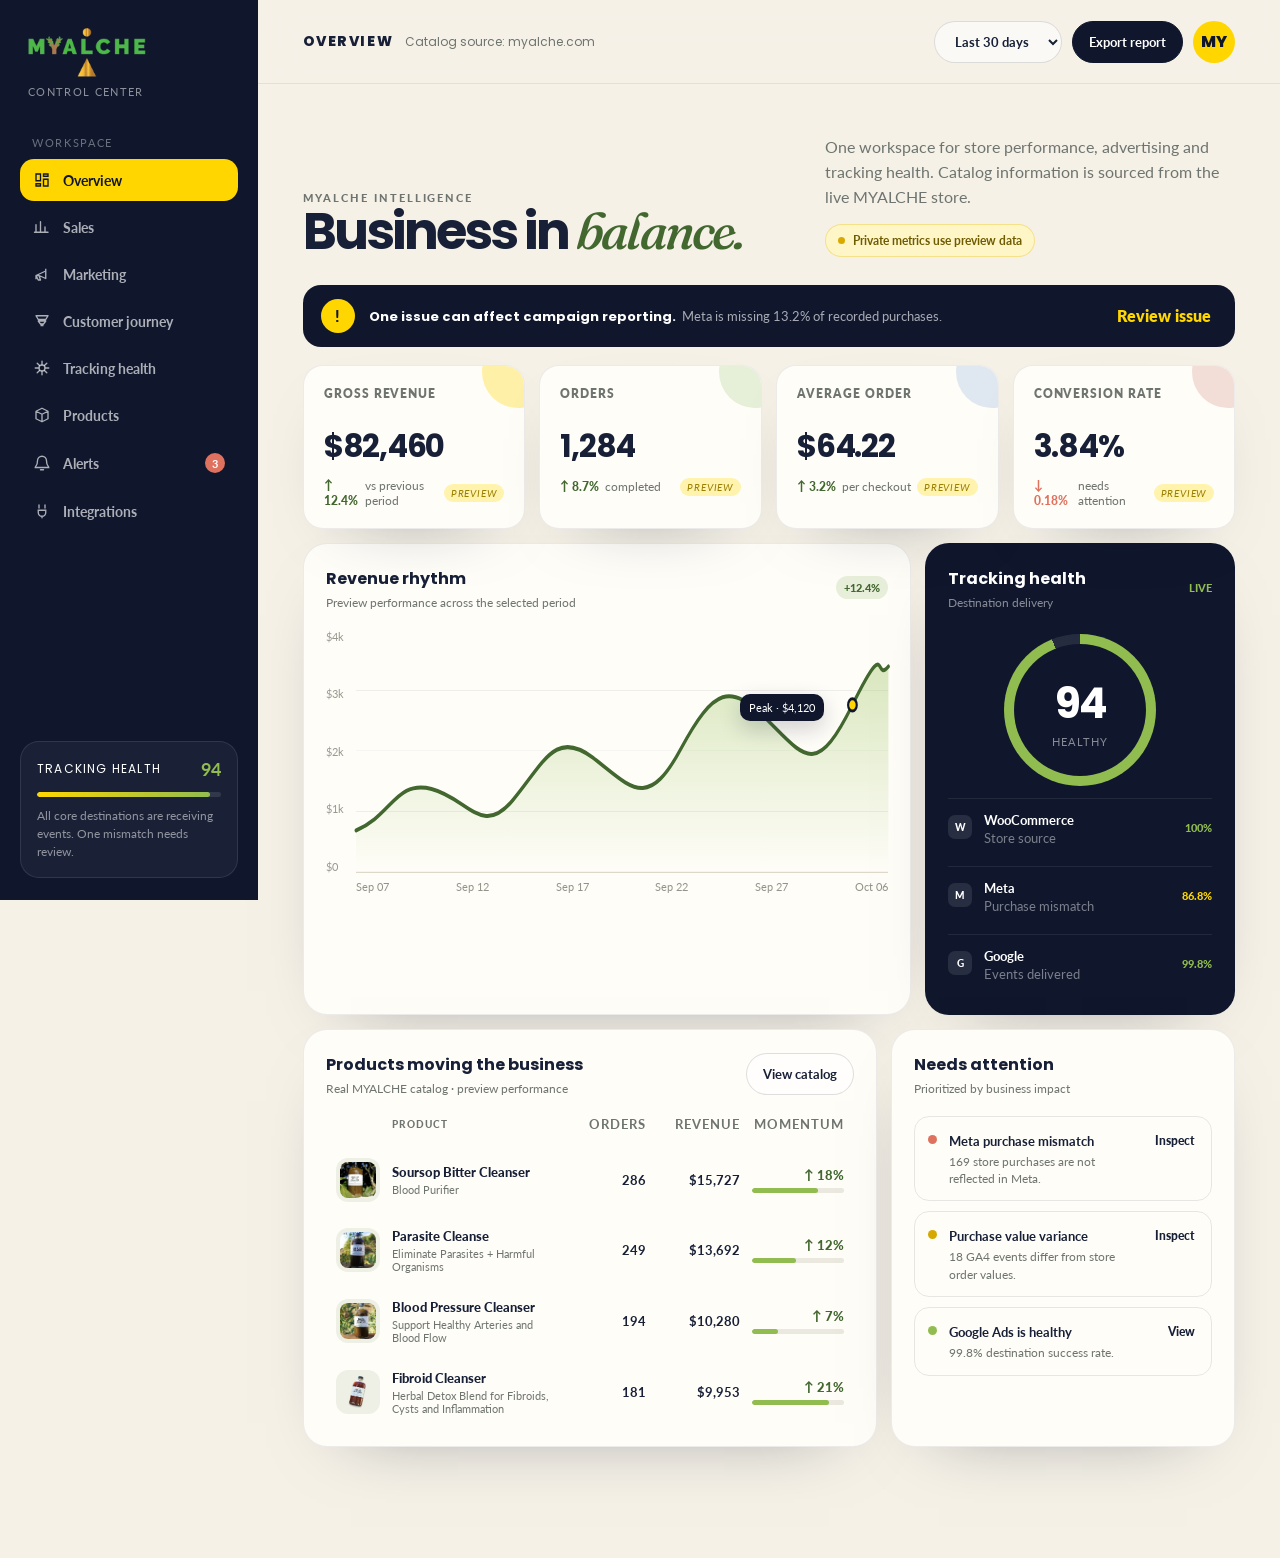
<file: dashboard/index.html>
<!doctype html>
<html lang="en">
<head>
  <meta charset="utf-8">
  <meta name="viewport" content="width=device-width,initial-scale=1">
  <title>MYALCHE Control Center</title>
  <meta name="description" content="A unified commerce and tracking workspace for MYALCHE.">
  <link rel="preconnect" href="https://fonts.googleapis.com">
  <link rel="preconnect" href="https://fonts.gstatic.com" crossorigin>
  <link href="https://fonts.googleapis.com/css2?family=Fraunces:ital,opsz,wght@1,9..144,500&family=Lato:wght@400;700;900&family=Poppins:wght@500;600;700;800&display=swap" rel="stylesheet">
  <link rel="icon" type="image/svg+xml" href="data:image/svg+xml,%3Csvg xmlns='http://www.w3.org/2000/svg' viewBox='0 0 64 64'%3E%3Crect width='64' height='64' rx='16' fill='%2310172d'/%3E%3Cpath d='M32 12 49 48H15Z' fill='%23ffd600'/%3E%3Cpath d='M32 21v20' stroke='%2310172d' stroke-width='5' stroke-linecap='round'/%3E%3C/svg%3E">
  <style>
    :root{
      --navy:#10172d;--navy-2:#18213d;--navy-3:#232d4d;--yellow:#ffd600;
      --green:#91bd50;--green-dark:#42672f;--cream:#f5f1e7;--paper:#fffdf8;
      --ink:#172037;--muted:#6e746f;--line:#ddd8ca;--danger:#df725f;--blue:#739cca;
      --shadow:0 24px 70px -48px rgba(16,23,45,.5);--r:24px;
      --head:"Poppins",Arial,sans-serif;--body:"Lato",Arial,sans-serif;--serif:"Fraunces",Georgia,serif;
    }
    *{box-sizing:border-box} html,body{margin:0;min-height:100%;background:var(--cream);color:var(--ink);font-family:var(--body);font-size:16px}
    button,input,select{font:inherit} button{cursor:pointer} a{color:inherit;text-decoration:none}
    :focus-visible{outline:3px solid rgba(255,214,0,.6);outline-offset:3px}
    .app{min-height:100vh;display:grid;grid-template-columns:258px minmax(0,1fr)}
    .sidebar{position:fixed;inset:0 auto 0 0;width:258px;background:var(--navy);color:#fff;padding:28px 20px 22px;display:flex;flex-direction:column;z-index:20;overflow:auto}
    .brand{display:flex;align-items:center;gap:12px;padding:0 8px 30px}.brand img{width:118px;height:auto}.brand small{display:block;color:rgba(255,255,255,.52);font-size:11px;letter-spacing:.12em;text-transform:uppercase;margin-top:5px}
    .nav-label{font-size:11px;color:rgba(255,255,255,.38);letter-spacing:.15em;text-transform:uppercase;padding:0 12px;margin:8px 0 10px}
    .nav{display:grid;gap:5px}.nav button{width:100%;border:0;background:transparent;color:rgba(255,255,255,.66);border-radius:14px;padding:12px 13px;display:flex;align-items:center;gap:12px;text-align:left;font-weight:700;font-size:14px;transition:.2s}
    .nav button:hover{color:#fff;background:rgba(255,255,255,.06)}.nav button.active{background:var(--yellow);color:var(--navy)}
    .nav svg{width:18px;height:18px;flex:0 0 auto}.nav .count{margin-left:auto;min-width:20px;height:20px;border-radius:20px;display:grid;place-items:center;background:var(--danger);color:#fff;font-size:11px;padding:0 6px}.nav button.active .count{background:var(--navy);color:#fff}
    .side-health{margin-top:auto;border:1px solid rgba(255,255,255,.1);border-radius:19px;padding:16px;background:rgba(255,255,255,.045)}
    .health-head{display:flex;align-items:center;justify-content:space-between}.health-head span{font-family:var(--head);font-size:12px;text-transform:uppercase;letter-spacing:.1em}.health-head strong{color:var(--green);font-size:18px}
    .health-bar{height:5px;background:rgba(255,255,255,.1);border-radius:10px;margin:12px 0 10px;overflow:hidden}.health-bar i{display:block;width:94%;height:100%;background:linear-gradient(90deg,var(--yellow),var(--green));border-radius:inherit}
    .side-health p{font-size:12px;line-height:1.5;color:rgba(255,255,255,.52);margin:0}
    .main{grid-column:2;min-width:0;padding-bottom:60px}
    .topbar{height:84px;padding:0 clamp(24px,3.5vw,56px);display:flex;align-items:center;gap:20px;position:sticky;top:0;z-index:15;background:rgba(245,241,231,.88);border-bottom:1px solid rgba(23,32,55,.08);backdrop-filter:blur(18px)}
    .top-title{font-family:var(--head);font-size:14px;font-weight:800;letter-spacing:.11em;text-transform:uppercase}.top-source{margin-left:12px;font-size:12px;color:var(--muted);font-weight:400;text-transform:none;letter-spacing:0}.top-actions{margin-left:auto;display:flex;align-items:center;gap:10px}
    .select,.ghost-btn,.primary-btn{height:42px;border-radius:999px;border:1px solid rgba(23,32,55,.14);padding:0 16px;background:rgba(255,255,255,.6);color:var(--ink);font-weight:700;font-size:13px}.primary-btn{border-color:var(--navy);background:var(--navy);color:#fff}.primary-btn:hover{background:var(--navy-3)}
    .profile{width:42px;height:42px;border-radius:50%;border:0;background:var(--yellow);color:var(--navy);font-family:var(--head);font-weight:800}
    .content{padding:clamp(28px,4vw,58px) clamp(24px,3.5vw,56px)}
    .page-head{display:flex;align-items:end;justify-content:space-between;gap:24px;margin-bottom:28px}.eyebrow{font-size:11px;font-weight:900;letter-spacing:.18em;text-transform:uppercase;color:var(--green-dark);margin:0 0 10px}.page-head h1{margin:0;font-family:var(--head);font-size:clamp(36px,4vw,66px);line-height:.98;letter-spacing:-.055em;max-width:760px}.page-head h1 em{font-family:var(--serif);font-weight:500;color:var(--green-dark)}.page-head p{max-width:410px;margin:0;color:var(--muted);line-height:1.55}
    .preview-note{display:inline-flex;align-items:center;gap:8px;background:#fff6c8;border:1px solid rgba(224,181,0,.32);color:#6f5c00;border-radius:999px;padding:8px 12px;font-size:12px;font-weight:700}.preview-note i{width:7px;height:7px;border-radius:50%;background:#d8aa00}
    .alert-strip{display:flex;align-items:center;gap:14px;background:var(--navy);color:#fff;border-radius:18px;padding:14px 18px;margin-bottom:18px;box-shadow:var(--shadow)}.alert-icon{width:34px;height:34px;border-radius:50%;display:grid;place-items:center;background:var(--yellow);color:var(--navy);font-weight:900}.alert-strip strong{font-family:var(--head);font-size:13px}.alert-strip span{color:rgba(255,255,255,.64);font-size:13px;margin-left:6px}.alert-strip button{margin-left:auto;border:0;background:transparent;color:var(--yellow);font-weight:800}
    .metrics{display:grid;grid-template-columns:repeat(4,minmax(0,1fr));gap:14px;margin-bottom:14px}.metric{background:var(--paper);border:1px solid rgba(23,32,55,.08);border-radius:20px;padding:20px;min-height:148px;box-shadow:var(--shadow);position:relative;overflow:hidden}.metric::after{content:"";position:absolute;width:72px;height:72px;border-radius:50%;right:-30px;top:-30px;background:var(--wash,#e8efdc)}.metric-label{font-size:12px;color:var(--muted);font-weight:800;text-transform:uppercase;letter-spacing:.08em}.metric strong{display:block;font-family:var(--head);font-size:31px;letter-spacing:-.04em;margin:22px 0 8px}.metric-foot{display:flex;align-items:center;gap:6px;font-size:12px;color:var(--muted)}.up{color:var(--green-dark);font-weight:900}.down{color:var(--danger);font-weight:900}.tiny-preview{font-size:10px;text-transform:uppercase;letter-spacing:.08em;color:#9b7f00;background:#fff3ad;border-radius:99px;padding:3px 7px;margin-left:auto}
    .grid-main{display:grid;grid-template-columns:minmax(0,1.55fr) minmax(310px,.72fr);gap:14px;margin-bottom:14px}.card{background:var(--paper);border:1px solid rgba(23,32,55,.08);border-radius:var(--r);padding:22px;box-shadow:var(--shadow);min-width:0}.card-dark{background:var(--navy);color:#fff;border-color:transparent}.card-head{display:flex;align-items:center;justify-content:space-between;gap:16px;margin-bottom:20px}.card-head h2{font-family:var(--head);font-size:16px;margin:0}.card-head small{font-size:12px;color:var(--muted)}.card-dark .card-head small{color:rgba(255,255,255,.5)}
    .chart-wrap{height:268px;display:flex;align-items:stretch;gap:12px}.chart-y{display:flex;flex-direction:column;justify-content:space-between;font-size:11px;color:#99998f;padding-bottom:25px}.chart{flex:1;position:relative;min-width:0}.chart-grid{position:absolute;inset:0 0 25px;border-bottom:1px solid var(--line);background:repeating-linear-gradient(to bottom,transparent 0,transparent calc(25% - 1px),rgba(23,32,55,.07) 25%)}
    .chart svg{position:absolute;inset:0 0 25px;width:100%;height:calc(100% - 25px);overflow:visible}.chart-labels{position:absolute;left:0;right:0;bottom:0;height:18px;display:flex;justify-content:space-between;color:#929289;font-size:11px}.chart-chip{position:absolute;right:12%;top:24%;background:var(--navy);color:#fff;border-radius:10px;padding:7px 9px;font-size:11px;box-shadow:0 8px 22px rgba(16,23,45,.2)}
    .score-area{display:grid;place-items:center;padding:4px 0 12px}.score-ring{width:152px;height:152px;border-radius:50%;display:grid;place-items:center;background:conic-gradient(var(--green) 0 94%,rgba(255,255,255,.09) 94% 100%);position:relative}.score-ring::after{content:"";position:absolute;inset:10px;border-radius:50%;background:var(--navy)}.score-ring div{position:relative;z-index:1;text-align:center}.score-ring strong{font-family:var(--head);font-size:42px;letter-spacing:-.05em}.score-ring span{display:block;font-size:11px;text-transform:uppercase;letter-spacing:.12em;color:rgba(255,255,255,.5)}
    .platforms{display:grid;gap:10px}.platform{display:grid;grid-template-columns:26px 1fr auto;gap:10px;align-items:center;padding:10px 0;border-top:1px solid rgba(255,255,255,.08)}.platform-logo{width:24px;height:24px;border-radius:7px;display:grid;place-items:center;background:rgba(255,255,255,.1);font-size:10px;font-weight:900}.platform strong{font-size:13px}.platform small{display:block;color:rgba(255,255,255,.45);margin-top:2px}.state{font-size:11px;color:var(--green);font-weight:900}.state.warn{color:var(--yellow)}
    .grid-bottom{display:grid;grid-template-columns:minmax(0,1.25fr) minmax(300px,.75fr);gap:14px}.product-list{display:grid;gap:8px}.product-row{display:grid;grid-template-columns:44px minmax(0,1fr) 80px 82px 92px;gap:12px;align-items:center;padding:9px 10px;border-radius:14px;transition:.2s}.product-row:hover{background:var(--cream)}.product-row.head{font-size:10px;text-transform:uppercase;letter-spacing:.1em;color:var(--muted);font-weight:900;padding-top:0}.product-row.head:hover{background:transparent}.prod-img{width:44px;height:44px;border-radius:12px;background:#eef0e6;object-fit:contain;padding:4px}.prod-name{font-weight:900;font-size:13px}.prod-name small{display:block;font-size:11px;color:var(--muted);font-weight:400;margin-top:3px}.product-row .num{text-align:right;font-size:13px;font-weight:700}.bar-mini{height:5px;background:#ebe9df;border-radius:10px;margin-top:5px;overflow:hidden}.bar-mini i{display:block;height:100%;background:var(--green);border-radius:inherit}
    .issues{display:grid;gap:10px}.issue{border:1px solid rgba(23,32,55,.1);border-radius:15px;padding:13px;display:grid;grid-template-columns:10px 1fr auto;gap:11px;align-items:start}.issue-dot{width:9px;height:9px;border-radius:50%;background:var(--danger);margin-top:5px}.issue-dot.yellow{background:#d5a900}.issue-dot.green{background:var(--green)}.issue strong{font-size:13px}.issue p{font-size:12px;color:var(--muted);line-height:1.45;margin:4px 0 0}.issue button{border:0;background:transparent;color:var(--ink);font-weight:900;font-size:12px;padding:3px}.issue.reviewed{opacity:.48}.issue.reviewed .issue-dot{background:var(--green)}
    .section-grid{display:grid;grid-template-columns:repeat(12,minmax(0,1fr));gap:14px}.span-8{grid-column:span 8}.span-7{grid-column:span 7}.span-6{grid-column:span 6}.span-5{grid-column:span 5}.span-4{grid-column:span 4}.span-12{grid-column:1/-1}
    .stat-list{display:grid;gap:12px}.stat-line{display:grid;grid-template-columns:minmax(0,1fr) auto;gap:18px;align-items:center;padding:12px 0;border-bottom:1px solid var(--line)}.stat-line:last-child{border:0}.stat-line strong{font-size:14px}.stat-line p{margin:4px 0 0;font-size:12px;color:var(--muted)}.stat-line b{font-family:var(--head);font-size:18px}
    .channel-grid{display:grid;grid-template-columns:repeat(3,1fr);gap:12px}.channel{border-radius:18px;padding:18px;background:#f5f3ec;border:1px solid rgba(23,32,55,.08)}.channel-top{display:flex;align-items:center;justify-content:space-between}.channel-mark{width:38px;height:38px;border-radius:12px;display:grid;place-items:center;background:var(--navy);color:#fff;font-family:var(--head);font-weight:900}.channel h3{font-size:14px;margin:16px 0 14px}.channel dl{display:grid;grid-template-columns:1fr 1fr;gap:11px;margin:0}.channel dt{font-size:10px;text-transform:uppercase;letter-spacing:.08em;color:var(--muted)}.channel dd{margin:3px 0 0;font-weight:900}.channel .roas{color:var(--green-dark)}
    .funnel{display:grid;gap:10px;padding:8px 0}.funnel-row{display:grid;grid-template-columns:145px minmax(0,1fr) 82px;align-items:center;gap:14px}.funnel-row span{font-size:13px;font-weight:900}.funnel-track{height:46px;background:#ece8dc;border-radius:9px;overflow:hidden}.funnel-fill{height:100%;border-radius:9px;display:flex;align-items:center;padding:0 14px;color:#fff;font-size:12px;font-weight:900;background:var(--navy);min-width:80px}.funnel-row:nth-child(2) .funnel-fill{background:#354466}.funnel-row:nth-child(3) .funnel-fill{background:#607b5b}.funnel-row:nth-child(4) .funnel-fill{background:var(--green-dark)}.funnel-row b{text-align:right;font-size:13px}.drop{color:var(--danger);font-size:11px!important;font-weight:700!important}
    .compare{overflow:auto}.compare table{width:100%;border-collapse:collapse;min-width:680px}.compare th{text-align:left;font-size:10px;text-transform:uppercase;letter-spacing:.1em;color:var(--muted);padding:0 12px 12px}.compare td{padding:14px 12px;border-top:1px solid var(--line);font-size:13px}.compare td strong{font-family:var(--head)}.pill{display:inline-flex;padding:5px 8px;border-radius:99px;background:#e7efda;color:var(--green-dark);font-size:11px;font-weight:900}.pill.warn{background:#fff1b2;color:#765f00}.pill.bad{background:#f9ded8;color:#973c2f}
    .toolbar{display:flex;align-items:center;gap:10px;margin-bottom:14px}.search{height:44px;border:1px solid rgba(23,32,55,.14);border-radius:999px;background:var(--paper);padding:0 18px;min-width:280px;color:var(--ink)}
    .product-cards{display:grid;grid-template-columns:repeat(3,minmax(0,1fr));gap:14px}.product-card{background:var(--paper);border:1px solid rgba(23,32,55,.08);border-radius:22px;overflow:hidden;box-shadow:var(--shadow)}.product-media{height:230px;background:linear-gradient(145deg,#e8eddc,#f9f3e5);display:grid;place-items:center;position:relative;overflow:hidden}.product-media img{width:76%;height:84%;object-fit:contain;filter:drop-shadow(0 18px 16px rgba(23,32,55,.18))}.source-tag{position:absolute;z-index:1;top:13px;left:13px;padding:6px 8px;border-radius:99px;background:rgba(255,255,255,.8);font-size:10px;font-weight:900}.product-copy{padding:16px}.product-copy h3{font-family:var(--head);font-size:15px;margin:0 0 6px}.product-copy p{font-size:12px;color:var(--muted);margin:0 0 14px;min-height:38px;line-height:1.45}.product-meta{display:flex;align-items:end;justify-content:space-between}.product-meta strong{font-size:18px}.product-meta span{font-size:11px;color:var(--muted)}
    .integration-list{display:grid;grid-template-columns:repeat(2,minmax(0,1fr));gap:12px}.integration{border:1px solid var(--line);border-radius:16px;padding:15px;display:grid;grid-template-columns:42px 1fr auto;align-items:center;gap:12px}.integration .logo{width:42px;height:42px;border-radius:12px;background:var(--navy);color:#fff;display:grid;place-items:center;font-family:var(--head);font-weight:900}.integration strong{font-size:14px}.integration p{margin:3px 0 0;font-size:11px;color:var(--muted)}
    .switch{width:40px;height:23px;border-radius:20px;background:var(--green);position:relative}.switch::after{content:"";position:absolute;width:17px;height:17px;border-radius:50%;background:#fff;right:3px;top:3px}
    .empty-view{text-align:center;padding:80px}.empty-view h2{font-family:var(--head);font-size:34px}.empty-view p{color:var(--muted)}
    .drawer{position:fixed;inset:0;z-index:50;display:none}.drawer.open{display:block}.drawer-backdrop{position:absolute;inset:0;background:rgba(6,10,23,.48);backdrop-filter:blur(3px)}.drawer-panel{position:absolute;right:0;top:0;bottom:0;width:min(520px,92vw);background:var(--paper);padding:34px;overflow:auto;box-shadow:-20px 0 70px rgba(16,23,45,.25);animation:slide .3s ease}.drawer-close{float:right;width:38px;height:38px;border-radius:50%;border:1px solid var(--line);background:transparent}.drawer-panel h2{font-family:var(--head);font-size:27px;margin:54px 0 10px}.drawer-panel>p{color:var(--muted);line-height:1.6}.detail-stack{display:grid;gap:10px;margin-top:24px}.detail{border:1px solid var(--line);border-radius:15px;padding:14px}.detail span{display:block;font-size:10px;text-transform:uppercase;letter-spacing:.1em;color:var(--muted);margin-bottom:5px}.detail strong{font-size:14px}.recommend{margin-top:20px;background:#eef3e3;border-radius:16px;padding:16px}.recommend h3{font-family:var(--head);font-size:14px;margin:0 0 8px}.recommend p{font-size:13px;color:var(--green-dark);margin:0;line-height:1.5}
    .toast{position:fixed;right:26px;bottom:26px;background:var(--navy);color:#fff;border-radius:14px;padding:13px 17px;box-shadow:0 18px 44px rgba(16,23,45,.28);z-index:70;opacity:0;transform:translateY(12px);pointer-events:none;transition:.25s;font-size:13px}.toast.show{opacity:1;transform:none}
    @keyframes slide{from{transform:translateX(100%)}to{transform:none}}
    @media(max-width:1180px){.metrics{grid-template-columns:repeat(2,1fr)}.grid-main,.grid-bottom{grid-template-columns:1fr}.product-cards{grid-template-columns:repeat(2,1fr)}.span-8,.span-7,.span-6,.span-5,.span-4{grid-column:span 12}}
    @media(max-width:800px){.app{display:block}.sidebar{position:static;width:auto;padding:15px}.brand{padding:0 5px 14px}.nav{display:flex;overflow:auto}.nav-label,.side-health{display:none}.nav button{white-space:nowrap;width:auto}.main{grid-column:auto}.topbar{top:0}.top-source{display:none}.content{padding:24px 16px}.page-head{display:block}.page-head p{margin-top:14px}.metrics{grid-template-columns:1fr}.product-cards,.channel-grid,.integration-list{grid-template-columns:1fr}.product-row{grid-template-columns:44px minmax(0,1fr) 72px}.product-row>*:nth-child(4),.product-row>*:nth-child(5){display:none}.topbar .select{display:none}.funnel-row{grid-template-columns:100px minmax(0,1fr) 60px}}
    @media(prefers-reduced-motion:reduce){*{scroll-behavior:auto!important;animation:none!important;transition:none!important}}
  </style>
</head>
<body>
  <div class="app">
    <aside class="sidebar">
      <div class="brand"><div><img src="assets/main-logo.webp" alt="MYALCHE"><small>Control Center</small></div></div>
      <div class="nav-label">Workspace</div>
      <nav class="nav" aria-label="Primary navigation">
        <button data-view="overview" class="active"><svg viewBox="0 0 24 24" fill="none"><path d="M4 13h6V4H4v9Zm10 7h6V11h-6v9ZM4 20h6v-3H4v3Zm10-13h6V4h-6v3Z" stroke="currentColor" stroke-width="1.8"/></svg>Overview</button>
        <button data-view="sales"><svg viewBox="0 0 24 24" fill="none"><path d="M4 19V9m6 10V5m6 14v-7m4 7H2" stroke="currentColor" stroke-width="1.8" stroke-linecap="round"/></svg>Sales</button>
        <button data-view="marketing"><svg viewBox="0 0 24 24" fill="none"><path d="M4 14v5m0-5 13-6v-3m-13 9h4l2 6H7l-3-6Zm13-6v10l-9-4" stroke="currentColor" stroke-width="1.8" stroke-linejoin="round"/></svg>Marketing</button>
        <button data-view="journey"><svg viewBox="0 0 24 24" fill="none"><path d="M4 5h16l-3 5H7L4 5Zm3 7h10l-3 4h-4l-3-4Zm3 6h4" stroke="currentColor" stroke-width="1.8" stroke-linejoin="round"/></svg>Customer journey</button>
        <button data-view="tracking"><svg viewBox="0 0 24 24" fill="none"><path d="M12 3v4m0 10v4m9-9h-4M7 12H3m15.4-6.4-2.8 2.8m-7.2 7.2-2.8 2.8m12.8 0-2.8-2.8M8.4 8.4 5.6 5.6" stroke="currentColor" stroke-width="1.8" stroke-linecap="round"/><circle cx="12" cy="12" r="4" stroke="currentColor" stroke-width="1.8"/></svg>Tracking health</button>
        <button data-view="products"><svg viewBox="0 0 24 24" fill="none"><path d="m4 7 8-4 8 4-8 4-8-4Zm0 0v10l8 4 8-4V7m-8 4v10" stroke="currentColor" stroke-width="1.8" stroke-linejoin="round"/></svg>Products</button>
        <button data-view="alerts"><svg viewBox="0 0 24 24" fill="none"><path d="M18 9a6 6 0 0 0-12 0c0 7-3 7-3 9h18c0-2-3-2-3-9Zm-8 12h4" stroke="currentColor" stroke-width="1.8" stroke-linecap="round"/></svg>Alerts <span class="count" id="alertCount">3</span></button>
        <button data-view="integrations"><svg viewBox="0 0 24 24" fill="none"><path d="M8 8V4m8 4V4m-9 7h10v3a5 5 0 0 1-10 0v-3Zm5 8v2" stroke="currentColor" stroke-width="1.8" stroke-linecap="round"/></svg>Integrations</button>
      </nav>
      <div class="side-health"><div class="health-head"><span>Tracking health</span><strong>94</strong></div><div class="health-bar"><i></i></div><p>All core destinations are receiving events. One mismatch needs review.</p></div>
    </aside>

    <main class="main">
      <header class="topbar">
        <div class="top-title"><span id="topTitle">Overview</span><span class="top-source">Catalog source: myalche.com</span></div>
        <div class="top-actions">
          <select class="select" id="periodSelect" aria-label="Reporting period"><option value="7">Last 7 days</option><option value="30" selected>Last 30 days</option><option value="90">Last 90 days</option></select>
          <button class="primary-btn" id="exportBtn">Export report</button>
          <button class="profile" aria-label="Account menu">MY</button>
        </div>
      </header>
      <div class="content" id="content" aria-live="polite"></div>
    </main>
  </div>

  <div class="drawer" id="drawer" aria-hidden="true"><div class="drawer-backdrop" data-close-drawer></div><aside class="drawer-panel" role="dialog" aria-modal="true" aria-labelledby="drawerTitle"><button class="drawer-close" data-close-drawer aria-label="Close">×</button><div id="drawerContent"></div></aside></div>
  <div class="toast" id="toast" role="status"></div>

  <script>
    const products=[
      {name:'Soursop Bitter Cleanser | 16 oz.',short:'Soursop Bitter Cleanser',desc:'Blood Purifier',price:54.99,image:'assets/products/soursop-bitter-cleanser.webp',orders:286,revenue:15727,trend:18},
      {name:'Parasite Cleanse | 16 oz.',short:'Parasite Cleanse',desc:'Eliminate Parasites + Harmful Organisms',price:54.99,image:'assets/products/parasite-cleanse.webp',orders:249,revenue:13692,trend:12},
      {name:'Blood Pressure Cleanser | 16 oz.',short:'Blood Pressure Cleanser',desc:'Support Healthy Arteries and Blood Flow',price:52.99,image:'assets/products/blood-pressure-cleanser.webp',orders:194,revenue:10280,trend:7},
      {name:'Fibroid Cleanser | 16 oz.',short:'Fibroid Cleanser',desc:'Herbal Detox Blend for Fibroids, Cysts and Inflammation',price:54.99,image:'assets/products/fibroid-cleanser.webp',orders:181,revenue:9953,trend:21},
      {name:'Immunity Support Plus | 16 oz.',short:'Immunity Support Plus',desc:'Strengthen Immune Defense',price:42.99,image:'assets/products/immunity-support-plus.webp',orders:152,revenue:6534,trend:4},
      {name:'Anxiety Brain Cleanser | 16 oz.',short:'Anxiety Brain Cleanser',desc:'Herbal Reset for Anxiety, Focus and Clarity',price:50.99,image:'assets/products/anxiety-brain-cleanser.webp',orders:126,revenue:6425,trend:-3}
    ];
    const issueData={
      mismatch:{title:'Meta purchase mismatch',summary:'Meta received fewer purchase events than WooCommerce recorded during the selected period.',facts:[['WooCommerce purchases','1,284'],['Meta purchase events','1,115'],['Difference','169 events · 13.2%'],['First detected','Today, 9:40 AM']],recommendation:'Check purchase-event deduplication and verify that browser and server events share the same event ID before changing campaign reporting.'},
      values:{title:'Purchase value variance',summary:'A small group of GA4 purchase events has a different revenue value from the corresponding store order.',facts:[['Affected orders','18'],['Estimated variance','$486.20'],['Destination','Google Analytics 4'],['Status','Needs review']],recommendation:'Compare tax, shipping and discount mapping between WooCommerce and the GA4 server tag.'},
      healthy:{title:'Google Ads delivery is healthy',summary:'Google Ads is accepting conversion events with a stable success rate.',facts:[['Success rate','99.8%'],['Conversions sent','1,208'],['Failed requests','2'],['Last checked','2 minutes ago']],recommendation:'No action is required. Continue monitoring the purchase and begin-checkout events.'}
    };
    const periodData={7:{revenue:'$21,840',orders:'342',aov:'$63.86',conversion:'3.72%'},30:{revenue:'$82,460',orders:'1,284',aov:'$64.22',conversion:'3.84%'},90:{revenue:'$238,190',orders:'3,702',aov:'$64.34',conversion:'3.91%'}};
    let currentPeriod='30';

    const metricCards=()=>{const d=periodData[currentPeriod];return `<section class="metrics"><article class="metric" style="--wash:#fff0a8"><div class="metric-label">Gross revenue</div><strong>${d.revenue}</strong><div class="metric-foot"><span class="up">↑ 12.4%</span><span>vs previous period</span><i class="tiny-preview">Preview</i></div></article><article class="metric" style="--wash:#e6efd7"><div class="metric-label">Orders</div><strong>${d.orders}</strong><div class="metric-foot"><span class="up">↑ 8.7%</span><span>completed</span><i class="tiny-preview">Preview</i></div></article><article class="metric" style="--wash:#dfe8f0"><div class="metric-label">Average order</div><strong>${d.aov}</strong><div class="metric-foot"><span class="up">↑ 3.2%</span><span>per checkout</span><i class="tiny-preview">Preview</i></div></article><article class="metric" style="--wash:#f3ddd7"><div class="metric-label">Conversion rate</div><strong>${d.conversion}</strong><div class="metric-foot"><span class="down">↓ 0.18%</span><span>needs attention</span><i class="tiny-preview">Preview</i></div></article></section>`};
    const head=(kicker,title,copy)=>`<header class="page-head"><div><p class="eyebrow">${kicker}</p><h1>${title}</h1></div><div><p>${copy}</p><span class="preview-note" style="margin-top:14px"><i></i>Private metrics use preview data</span></div></header>`;
    const productRows=(limit=4)=>`<div class="product-list"><div class="product-row head"><span></span><span>Product</span><span class="num">Orders</span><span class="num">Revenue</span><span class="num">Momentum</span></div>${products.slice(0,limit).map(p=>`<div class="product-row"><img class="prod-img" src="${p.image}" alt=""><div class="prod-name">${p.short}<small>${p.desc}</small></div><div class="num">${p.orders}</div><div class="num">$${p.revenue.toLocaleString()}</div><div class="num"><span class="${p.trend>=0?'up':'down'}">${p.trend>=0?'↑':'↓'} ${Math.abs(p.trend)}%</span><div class="bar-mini"><i style="width:${Math.max(18,Math.abs(p.trend)*4)}%"></i></div></div></div>`).join('')}</div>`;
    const issues=()=>`<div class="issues"><div class="issue" data-issue="mismatch"><i class="issue-dot"></i><div><strong>Meta purchase mismatch</strong><p>169 store purchases are not reflected in Meta.</p></div><button data-inspect="mismatch">Inspect</button></div><div class="issue" data-issue="values"><i class="issue-dot yellow"></i><div><strong>Purchase value variance</strong><p>18 GA4 events differ from store order values.</p></div><button data-inspect="values">Inspect</button></div><div class="issue" data-issue="healthy"><i class="issue-dot green"></i><div><strong>Google Ads is healthy</strong><p>99.8% destination success rate.</p></div><button data-inspect="healthy">View</button></div></div>`;
    const chart=`<div class="chart-wrap"><div class="chart-y"><span>$4k</span><span>$3k</span><span>$2k</span><span>$1k</span><span>$0</span></div><div class="chart"><div class="chart-grid"></div><svg viewBox="0 0 740 240" preserveAspectRatio="none" aria-label="Preview revenue trend"><defs><linearGradient id="area" x1="0" x2="0" y1="0" y2="1"><stop offset="0" stop-color="#91bd50" stop-opacity=".34"/><stop offset="1" stop-color="#91bd50" stop-opacity="0"/></linearGradient></defs><path d="M0 198 C50 183 55 148 105 157 S175 205 218 168 S277 98 329 126 S404 180 451 118 S520 52 572 89 S640 146 690 74 S720 53 740 36 L740 240 L0 240Z" fill="url(#area)"/><path d="M0 198 C50 183 55 148 105 157 S175 205 218 168 S277 98 329 126 S404 180 451 118 S520 52 572 89 S640 146 690 74 S720 53 740 36" fill="none" stroke="#42672f" stroke-width="4" stroke-linecap="round"/><circle cx="690" cy="74" r="6" fill="#ffd600" stroke="#10172d" stroke-width="3"/></svg><div class="chart-chip">Peak · $4,120</div><div class="chart-labels"><span>Sep 07</span><span>Sep 12</span><span>Sep 17</span><span>Sep 22</span><span>Sep 27</span><span>Oct 06</span></div></div></div>`;

    const views={
      overview:()=>`${head('MYALCHE Intelligence','Business in <em>balance.</em>','One workspace for store performance, advertising and tracking health. Catalog information is sourced from the live MYALCHE store.')}<div class="alert-strip"><div class="alert-icon">!</div><div><strong>One issue can affect campaign reporting.</strong><span>Meta is missing 13.2% of recorded purchases.</span></div><button data-inspect="mismatch">Review issue</button></div>${metricCards()}<section class="grid-main"><article class="card"><div class="card-head"><div><h2>Revenue rhythm</h2><small>Preview performance across the selected period</small></div><span class="pill">+12.4%</span></div>${chart}</article><article class="card card-dark"><div class="card-head"><div><h2>Tracking health</h2><small>Destination delivery</small></div><span class="state">LIVE</span></div><div class="score-area"><div class="score-ring"><div><strong>94</strong><span>Healthy</span></div></div></div><div class="platforms"><div class="platform"><b class="platform-logo">W</b><div><strong>WooCommerce</strong><small>Store source</small></div><span class="state">100%</span></div><div class="platform"><b class="platform-logo">M</b><div><strong>Meta</strong><small>Purchase mismatch</small></div><span class="state warn">86.8%</span></div><div class="platform"><b class="platform-logo">G</b><div><strong>Google</strong><small>Events delivered</small></div><span class="state">99.8%</span></div></div></article></section><section class="grid-bottom"><article class="card"><div class="card-head"><div><h2>Products moving the business</h2><small>Real MYALCHE catalog · preview performance</small></div><button class="ghost-btn" data-view="products">View catalog</button></div>${productRows()}</article><article class="card"><div class="card-head"><div><h2>Needs attention</h2><small>Prioritized by business impact</small></div></div>${issues()}</article></section>`,
      sales:()=>`${head('Sales intelligence','Know what is <em>selling.</em>','Store-level revenue, order quality and product momentum in one clear view.')} ${metricCards()}<section class="section-grid"><article class="card span-8"><div class="card-head"><div><h2>Revenue performance</h2><small>Preview model</small></div><span class="pill">Growing</span></div>${chart}</article><article class="card span-4"><div class="card-head"><h2>Order quality</h2></div><div class="stat-list"><div class="stat-line"><div><strong>Completed orders</strong><p>94.7% of placed orders</p></div><b>1,216</b></div><div class="stat-line"><div><strong>Refunded orders</strong><p>2.1% refund rate</p></div><b>27</b></div><div class="stat-line"><div><strong>Repeat customers</strong><p>Returning within 90 days</p></div><b>31.8%</b></div><div class="stat-line"><div><strong>Discount impact</strong><p>Revenue after discounts</p></div><b>$3,460</b></div></div></article><article class="card span-12"><div class="card-head"><div><h2>Product contribution</h2><small>Catalog details are sourced from MYALCHE</small></div></div>${productRows(6)}</article></section>`,
      marketing:()=>`${head('Marketing intelligence','Spend with <em>clarity.</em>','Compare every paid channel against the same store revenue instead of relying on isolated platform reporting.')}<section class="metrics"><article class="metric"><div class="metric-label">Ad spend</div><strong>$21,680</strong><div class="metric-foot"><span>All channels</span><i class="tiny-preview">Preview</i></div></article><article class="metric"><div class="metric-label">Attributed revenue</div><strong>$68,920</strong><div class="metric-foot"><span class="up">↑ 15.2%</span><i class="tiny-preview">Preview</i></div></article><article class="metric"><div class="metric-label">Blended ROAS</div><strong>3.18×</strong><div class="metric-foot"><span class="up">↑ 0.24</span><i class="tiny-preview">Preview</i></div></article><article class="metric"><div class="metric-label">Customer acquisition</div><strong>$24.60</strong><div class="metric-foot"><span class="down">↑ $1.30</span><i class="tiny-preview">Preview</i></div></article></section><section class="section-grid"><article class="card span-8"><div class="card-head"><div><h2>Channel performance</h2><small>Preview platform data</small></div></div><div class="channel-grid"><div class="channel"><div class="channel-top"><b class="channel-mark">M</b><span class="pill warn">Review</span></div><h3>Meta Ads</h3><dl><div><dt>Spend</dt><dd>$12,460</dd></div><div><dt>Revenue</dt><dd>$38,940</dd></div><div><dt>ROAS</dt><dd class="roas">3.13×</dd></div><div><dt>CAC</dt><dd>$26.10</dd></div></dl></div><div class="channel"><div class="channel-top"><b class="channel-mark">G</b><span class="pill">Healthy</span></div><h3>Google Ads</h3><dl><div><dt>Spend</dt><dd>$6,820</dd></div><div><dt>Revenue</dt><dd>$23,380</dd></div><div><dt>ROAS</dt><dd class="roas">3.43×</dd></div><div><dt>CAC</dt><dd>$22.40</dd></div></dl></div><div class="channel"><div class="channel-top"><b class="channel-mark">T</b><span class="pill">Healthy</span></div><h3>TikTok</h3><dl><div><dt>Spend</dt><dd>$2,400</dd></div><div><dt>Revenue</dt><dd>$6,600</dd></div><div><dt>ROAS</dt><dd class="roas">2.75×</dd></div><div><dt>CAC</dt><dd>$28.80</dd></div></dl></div></div></article><article class="card span-4"><div class="card-head"><h2>Decision support</h2></div><div class="stat-list"><div class="stat-line"><div><strong>Scale Google Search</strong><p>Best ROAS and lowest acquisition cost.</p></div><span class="pill">Opportunity</span></div><div class="stat-line"><div><strong>Review Meta reporting</strong><p>Purchase events are below store totals.</p></div><span class="pill warn">Check</span></div><div class="stat-line"><div><strong>Protect Fibroid demand</strong><p>Highest product growth this period.</p></div><span class="pill">+21%</span></div></div></article></section>`,
      journey:()=>`${head('Customer journey','See where intent <em>becomes revenue.</em>','A single funnel connects customer behavior to completed WooCommerce orders.')}<section class="section-grid"><article class="card span-8"><div class="card-head"><div><h2>Commerce funnel</h2><small>Preview journey data</small></div><span class="pill">3.84% converted</span></div><div class="funnel"><div class="funnel-row"><span>Product views</span><div class="funnel-track"><div class="funnel-fill" style="width:100%">33,438 visitors</div></div><b>100%</b></div><div class="funnel-row"><span>Add to cart</span><div class="funnel-track"><div class="funnel-fill" style="width:38%">5,920</div></div><b>17.7%</b></div><div class="funnel-row"><span>Checkout</span><div class="funnel-track"><div class="funnel-fill" style="width:25%">3,108</div></div><b>9.3%</b></div><div class="funnel-row"><span>Purchase</span><div class="funnel-track"><div class="funnel-fill" style="width:16%">1,284</div></div><b>3.84%</b></div></div></article><article class="card span-4"><div class="card-head"><h2>Largest opportunity</h2></div><p style="font-family:var(--head);font-size:27px;line-height:1.15;margin:10px 0">Recover more customers between cart and checkout.</p><p style="color:var(--muted);line-height:1.6">2,812 visitors added a product but did not begin checkout. A targeted recovery sequence could make this segment visible and actionable.</p><span class="pill warn">47.5% drop-off</span></article><article class="card span-12"><div class="card-head"><div><h2>Journey by featured product</h2><small>Real catalog · preview behavior</small></div></div>${productRows(6)}</article></section>`,
      tracking:()=>`${head('Tracking health','Trust every <em>decision.</em>','Translate technical event delivery into clear business impact and practical next steps.')}<div class="alert-strip"><div class="alert-icon">!</div><div><strong>Meta reporting needs review.</strong><span>169 purchases are missing from the destination total.</span></div><button data-inspect="mismatch">See diagnosis</button></div><section class="section-grid"><article class="card card-dark span-4"><div class="card-head"><div><h2>Overall health</h2><small>Preview diagnostic</small></div><span class="state">LIVE</span></div><div class="score-area"><div class="score-ring"><div><strong>94</strong><span>Healthy</span></div></div></div><p style="text-align:center;color:rgba(255,255,255,.55);font-size:13px">Core tracking is working. One destination mismatch can affect campaign attribution.</p></article><article class="card span-8 compare"><div class="card-head"><div><h2>Platform reconciliation</h2><small>One store truth, compared everywhere</small></div></div><table><thead><tr><th>Source</th><th>Purchase events</th><th>Revenue</th><th>Match to store</th><th>Status</th></tr></thead><tbody><tr><td><strong>WooCommerce</strong></td><td>1,284</td><td>$82,460</td><td>Source of truth</td><td><span class="pill">Healthy</span></td></tr><tr><td><strong>GA4</strong></td><td>1,209</td><td>$79,814</td><td>94.2%</td><td><span class="pill warn">Review values</span></td></tr><tr><td><strong>Meta</strong></td><td>1,115</td><td>$72,906</td><td>86.8%</td><td><span class="pill bad">Mismatch</span></td></tr><tr><td><strong>Google Ads</strong></td><td>1,208</td><td>$79,655</td><td>94.1%</td><td><span class="pill">Healthy</span></td></tr></tbody></table></article><article class="card span-7"><div class="card-head"><h2>What needs attention</h2></div>${issues()}</article><article class="card span-5"><div class="card-head"><h2>Delivery quality</h2></div><div class="stat-list"><div class="stat-line"><div><strong>Server event success</strong><p>Across all destinations</p></div><b>98.7%</b></div><div class="stat-line"><div><strong>Duplicate events</strong><p>Purchase events requiring review</p></div><b>7</b></div><div class="stat-line"><div><strong>Missing event IDs</strong><p>Prevents safe deduplication</p></div><b>34</b></div><div class="stat-line"><div><strong>Last data received</strong><p>WooCommerce purchase</p></div><b>2m</b></div></div></article></section>`,
      products:()=>`${head('Product intelligence','The catalog, made <em>actionable.</em>','Names, descriptions, prices and imagery come from the live MYALCHE catalog. Performance values remain preview data.')}<div class="toolbar"><input class="search" id="productSearch" placeholder="Search MYALCHE products…" aria-label="Search products"><span class="preview-note"><i></i>Live catalog details</span></div><div class="product-cards" id="productCards">${productCards(products)}</div>`,
      alerts:()=>`${head('Alerts center','Problems, made <em>clear.</em>','Prioritized business alerts replace raw technical logs with impact, context and a recommended response.')}<section class="section-grid"><article class="card span-7"><div class="card-head"><div><h2>Active and recent alerts</h2><small>3 items</small></div></div>${issues()}</article><article class="card span-5"><div class="card-head"><h2>Notification rules</h2></div><div class="stat-list"><div class="stat-line"><div><strong>Purchase event stopped</strong><p>Alert if no purchase is received for 6 hours.</p></div><span class="pill">On</span></div><div class="stat-line"><div><strong>Platform mismatch</strong><p>Alert when destination differs by more than 5%.</p></div><span class="pill">On</span></div><div class="stat-line"><div><strong>Revenue value mismatch</strong><p>Alert when order value differs by more than $5.</p></div><span class="pill">On</span></div><div class="stat-line"><div><strong>Weekly executive summary</strong><p>Every Monday at 8:00 AM.</p></div><span class="pill">On</span></div></div></article></section>`,
      integrations:()=>`${head('Connected systems','One view across <em>every source.</em>','The production application will connect securely to the tools MYALCHE already uses. Connection states shown here are preview states.')}<section class="section-grid"><article class="card span-8"><div class="card-head"><div><h2>Data connections</h2><small>Preview connection states</small></div></div><div class="integration-list"><div class="integration"><b class="logo">W</b><div><strong>WooCommerce</strong><p>Orders, products, refunds and customers</p></div><i class="switch"></i></div><div class="integration"><b class="logo">S</b><div><strong>Stape</strong><p>Server events, request health and logs</p></div><i class="switch"></i></div><div class="integration"><b class="logo">G</b><div><strong>Google Analytics 4</strong><p>Sessions, events and journeys</p></div><i class="switch"></i></div><div class="integration"><b class="logo">M</b><div><strong>Meta</strong><p>Campaign spend, conversions and CAPI</p></div><i class="switch"></i></div><div class="integration"><b class="logo">A</b><div><strong>Google Ads</strong><p>Campaign cost and attributed revenue</p></div><i class="switch"></i></div><div class="integration"><b class="logo">T</b><div><strong>TikTok</strong><p>Campaign and event performance</p></div><i class="switch"></i></div></div></article><article class="card span-4"><div class="card-head"><h2>Ownership model</h2></div><p style="font-family:var(--head);font-size:25px;line-height:1.2;margin:10px 0 18px">MYALCHE controls the application and its reporting history.</p><div class="stat-list"><div class="stat-line"><div><strong>Unified permissions</strong><p>One access layer for the team.</p></div><span class="pill">Included</span></div><div class="stat-line"><div><strong>Historical reporting</strong><p>Retain the periods the business needs.</p></div><span class="pill">Owned</span></div><div class="stat-line"><div><strong>Custom metrics</strong><p>Designed around MYALCHE decisions.</p></div><span class="pill">Flexible</span></div></div></article></section>`
    };

    function productCards(list){return list.map(p=>`<article class="product-card"><div class="product-media"><span class="source-tag">MYALCHE catalog</span><img src="${p.image}" alt="${p.short}"></div><div class="product-copy"><h3>${p.name}</h3><p>${p.desc}</p><div class="product-meta"><strong>$${p.price.toFixed(2)}</strong><span>${p.orders} preview orders</span></div></div></article>`).join('')||`<div class="empty-view"><h2>No products found</h2><p>Try a different product name.</p></div>`}
    function render(view){if(!views[view])view='overview';document.getElementById('content').innerHTML=views[view]();document.getElementById('topTitle').textContent=view.replace(/\b\w/g,c=>c.toUpperCase());document.querySelectorAll('.nav button').forEach(b=>b.classList.toggle('active',b.dataset.view===view));window.scrollTo({top:0,behavior:'smooth'});bindView();}
    function bindView(){const search=document.getElementById('productSearch');if(search)search.addEventListener('input',e=>{const q=e.target.value.toLowerCase();document.getElementById('productCards').innerHTML=productCards(products.filter(p=>(p.name+' '+p.desc).toLowerCase().includes(q)));});}
    function openIssue(key){const d=issueData[key];if(!d)return;document.getElementById('drawerContent').innerHTML=`<p class="eyebrow">Diagnostic detail</p><h2 id="drawerTitle">${d.title}</h2><p>${d.summary}</p><div class="detail-stack">${d.facts.map(f=>`<div class="detail"><span>${f[0]}</span><strong>${f[1]}</strong></div>`).join('')}</div><div class="recommend"><h3>Recommended next step</h3><p>${d.recommendation}</p></div><button class="primary-btn" style="margin-top:20px" data-review="${key}">Mark as reviewed</button>`;const drawer=document.getElementById('drawer');drawer.classList.add('open');drawer.setAttribute('aria-hidden','false');}
    function closeDrawer(){const drawer=document.getElementById('drawer');drawer.classList.remove('open');drawer.setAttribute('aria-hidden','true');}
    function showToast(text){const t=document.getElementById('toast');t.textContent=text;t.classList.add('show');clearTimeout(window.toastTimer);window.toastTimer=setTimeout(()=>t.classList.remove('show'),2400)}
    function exportReport(){const rows=[['MYALCHE Control Center','Preview report'],['Period',document.getElementById('periodSelect').selectedOptions[0].text],['Revenue',periodData[currentPeriod].revenue],['Orders',periodData[currentPeriod].orders],[],['Product','Store price','Preview orders','Preview revenue'],...products.map(p=>[p.name,p.price,p.orders,p.revenue])];const csv=rows.map(r=>r.map(v=>`"${String(v??'').replaceAll('"','""')}"`).join(',')).join('\n');const a=document.createElement('a');a.href=URL.createObjectURL(new Blob([csv],{type:'text/csv'}));a.download='myalche-preview-report.csv';a.click();URL.revokeObjectURL(a.href);showToast('Preview report exported');}
    document.addEventListener('click',e=>{const nav=e.target.closest('[data-view]');if(nav){location.hash=nav.dataset.view;return}const inspect=e.target.closest('[data-inspect]');if(inspect){openIssue(inspect.dataset.inspect);return}if(e.target.closest('[data-close-drawer]')){closeDrawer();return}const review=e.target.closest('[data-review]');if(review){const key=review.dataset.review;document.querySelectorAll(`[data-issue="${key}"]`).forEach(el=>el.classList.add('reviewed'));closeDrawer();showToast('Alert marked as reviewed');}});
    document.getElementById('periodSelect').addEventListener('change',e=>{currentPeriod=e.target.value;render((location.hash||'#overview').slice(1));showToast('Reporting period updated')});
    document.getElementById('exportBtn').addEventListener('click',exportReport);
    window.addEventListener('hashchange',()=>render((location.hash||'#overview').slice(1)));
    window.addEventListener('keydown',e=>{if(e.key==='Escape')closeDrawer()});
    render((location.hash||'#overview').slice(1));
  </script>
</body>
</html>
</file>
<file: assets/home-seamless.css>
/*
  MYALCHE — Seamless Apothecary Home
  Visual layer only. The source copy and section order remain unchanged.
*/

:root{
  --nav-bg:#18213d;
  --nav-bg-2:#10172d;
  --green:#91bd50;
  --green-mid:#abc976;
  --green-hover:#7aa33e;
  --green-deep:#42672f;
  --green-tint:#e7edd9;
  --forest:#173528;
  --forest-2:#224b36;
  --bg:#f8f6ef;
  --surface:#fffefa;
  --surface-2:#f0ede4;
  --cream:#f4f0e6;
  --blush:#eee3d7;
  --ink:#172037;
  --ink-soft:#30394d;
  --ink-muted:#676b70;
  --ink-faint:#99978e;
  --border:#dedacf;
  --promo-bg:#edbd45;
  --promo-text:#172037;
  --content-max:1400px;
  --section-radius:clamp(30px,4vw,64px);
  --shadow-soft:0 24px 70px -46px rgba(23,32,55,.42);
}

body{
  background:var(--nav-bg-2);
  color:var(--ink);
}

.wrap{max-width:var(--content-max);padding-inline:clamp(18px,3vw,44px);}

/* ---------- global chrome ---------- */
.promo-bar{
  min-height:38px;
  display:flex;
  align-items:center;
  justify-content:center;
  background:var(--nav-bg);
  color:#fff;
  padding:8px 52px 8px 18px;
  font-size:13px;
  letter-spacing:.025em;
}

.head-actions .badge{
  background:var(--forest);
  color:#fff;
}

header.site{
  position:sticky;
  top:0;
  z-index:100;
  background:#ffd600;
  border-bottom:1px solid rgba(30,39,73,.14);
  box-shadow:none;
  -webkit-backdrop-filter:blur(18px) saturate(120%);
  backdrop-filter:blur(18px) saturate(120%);
}

header.site.is-stuck{
  background:rgba(255,214,0,.96);
  box-shadow:0 16px 38px -28px rgba(0,0,0,.7);
}

.site-inner{
  max-width:var(--content-max);
  min-height:82px;
  padding:14px clamp(18px,3vw,44px);
  gap:clamp(20px,2.4vw,38px);
}

.logo img{height:31px;}
nav.main-nav{gap:clamp(17px,1.8vw,28px);font-size:12px;letter-spacing:.095em;}
.head-actions{gap:14px;}
.head-actions .link-login{font-size:11.5px;letter-spacing:.1em;}
.search-pill{
  background:var(--nav-bg);
  border:1px solid var(--nav-bg);
  padding:9px 15px;
  font-size:11px;
}
.search-pill:hover{background:var(--forest);border-color:var(--forest);}

.page-progress{
  position:fixed;
  left:0;
  right:0;
  top:0;
  height:5px;
  z-index:240;
  pointer-events:none;
}
.page-progress i{
  display:block;
  width:100%;
  height:100%;
  background:#1e2749;
  transform:scaleX(0);
  transform-origin:left center;
}

.social-rail{
  left:auto;
  right:12px;
  padding:6px;
  gap:3px;
  border:1px solid rgba(255,255,255,.13);
  border-radius:999px;
  background:rgba(16,23,45,.72);
  box-shadow:0 18px 40px -24px rgba(0,0,0,.65);
  -webkit-backdrop-filter:blur(16px);
  backdrop-filter:blur(16px);
}
.social-rail a,
.social-rail a.fb,.social-rail a.tw,.social-rail a.ig,.social-rail a.th,
.social-rail a.yt,.social-rail a.pin,.social-rail a.sn,.social-rail a.tt{
  width:30px;
  height:30px;
  color:#fff;
  background:transparent;
  border-radius:50%;
  opacity:.72;
}
.social-rail a:hover{width:30px;opacity:1;background:rgba(255,255,255,.12);filter:none;}
.social-rail a svg{width:14px;height:14px;}

/* ---------- shared controls ---------- */
.btn-pill,.btn-ghost{
  min-height:50px;
  padding-inline:24px;
  border-radius:999px;
  letter-spacing:.095em;
  box-shadow:none;
}
.btn-pill{background:var(--green);color:var(--nav-bg-2);}
.btn-pill:hover{background:#b5d27f;color:var(--nav-bg-2);transform:translateY(-2px);}
.btn-ghost{background:transparent;border-color:rgba(23,32,55,.28);}
.btn-ghost:hover{background:var(--nav-bg);border-color:var(--nav-bg);}

main{background:var(--cream);}

/* ---------- 1. quiet, video-ready hero ---------- */
.hero{
  min-height:clamp(650px,calc(100svh - 120px),900px);
  height:auto;
  display:flex;
  align-items:flex-end;
  padding:clamp(150px,20vh,220px) clamp(18px,5vw,76px) clamp(52px,8vh,86px);
  isolation:isolate;
  background:#1b3228;
}

.hero-stage{overflow:hidden;}
.hero-stage::after{
  content:"";
  position:absolute;
  inset:0;
  background:
    linear-gradient(90deg,rgba(10,20,18,.82) 0%,rgba(10,20,18,.48) 43%,rgba(10,20,18,.08) 72%),
    linear-gradient(0deg,rgba(10,20,18,.58),transparent 45%);
  z-index:2;
}
.hero .hl-bg{
  opacity:1;
  transform:none;
  background-position:center 48%;
  filter:saturate(.86) contrast(1.02);
}
.hero .hl-bottles,.hero .hl-center,.hero .hl-stone{display:none;}
.hero-shade{display:none;}

.hero-h1{
  position:relative;
  inset:auto;
  z-index:4;
  width:min(1080px,90vw);
  padding:0 0 clamp(94px,12vh,126px);
  display:block;
  pointer-events:auto;
}
.hw{
  display:block;
  font-size:clamp(54px,9vw,138px);
  line-height:.84;
  letter-spacing:-.058em;
  color:#fff;
  text-shadow:none;
  filter:none;
  opacity:1;
}
.hw-r{text-align:left;margin-left:clamp(0px,8vw,130px);}
.hw .ln{display:inline-block;}

.hero-dock{
  left:clamp(18px,5vw,76px);
  right:auto;
  bottom:clamp(42px,6vh,66px);
  width:auto;
  max-width:calc(100% - 36px);
  padding:10px 12px 10px 10px;
  border:1px solid rgba(255,255,255,.22);
  background:rgba(16,23,45,.58);
  border-radius:999px;
  box-shadow:0 20px 50px -30px rgba(0,0,0,.75);
  -webkit-backdrop-filter:blur(18px);
  backdrop-filter:blur(18px);
  transform:none;
  translate:none;
  opacity:1;
}
.hero-dock .btn-pill{min-height:48px;padding:13px 24px;}
.hero-trust{padding-right:14px;color:#fff;font-size:13px;letter-spacing:.015em;}
.hero-scroll{left:auto;right:clamp(24px,4vw,60px);bottom:52px;height:84px;}

/* ---------- slim proof ticker ---------- */
.marquee{
  position:relative;
  z-index:5;
  color:var(--nav-bg);
  background:var(--green-mid);
  border:0;
}
.marquee-item{
  padding:18px 38px;
  font-size:11px;
  letter-spacing:.16em;
}
.marquee-item svg{width:20px;height:20px;}

/* ---------- chapter transitions ---------- */
.statement,.start,.principle,.cleanser,.ingredients,.reviews,.shelf,.belief,footer.site{
  position:relative;
}
.statement,.start,.principle,.cleanser,.ingredients,.reviews,.shelf,.belief{
  scroll-margin-top:90px;
}

/* ---------- 2. brand statement ---------- */
.statement{
  background:var(--cream);
  padding:clamp(112px,13vw,190px) 0 clamp(120px,13vw,190px);
}
.statement::before{
  width:38vw;
  height:38vw;
  right:-12vw;
  top:-7vw;
  background:radial-gradient(circle,rgba(145,189,80,.25),transparent 68%);
}
.statement::after{display:none;}
.statement .wrap{
  display:grid;
  grid-template-columns:minmax(0,1.08fr) minmax(420px,.92fr);
  gap:clamp(56px,8vw,130px);
  align-items:center;
}
.statement-copy{
  max-width:18em;
  font-size:clamp(33px,4.5vw,68px);
  line-height:1.08;
  letter-spacing:-.045em;
}
.statement-copy::before{
  content:none;
  display:block;
  margin-bottom:32px;
  font-family:var(--font-head);
  font-size:11px;
  font-style:normal;
  font-weight:700;
  letter-spacing:.2em;
  color:var(--green-deep);
}
.statement-copy .serif{color:var(--green-deep);}
.statement .collage{
  min-height:clamp(500px,48vw,690px);
  display:block;
  position:relative;
}
.statement .collage figure{
  position:absolute;
  margin:0;
  overflow:hidden;
  border-radius:180px 180px 22px 22px;
  border:8px solid var(--cream);
  box-shadow:var(--shadow-soft);
}
.statement .collage figure:nth-child(1){width:54%;aspect-ratio:.78;left:0;top:8%;z-index:1;transform:rotate(-4deg) translateY(calc(var(--p,0) * -18px));}
.statement .collage figure:nth-child(2){width:54%;aspect-ratio:.78;right:0;top:0;z-index:2;transform:rotate(4deg) translateY(calc(var(--p,0) * 14px));}
.statement .collage figure:nth-child(3){width:50%;aspect-ratio:.85;left:25%;bottom:0;z-index:3;transform:translateY(calc(var(--p,0) * -10px));}
.statement .collage img{width:100%;height:100%;object-fit:cover;}
.ring{opacity:.35;border-color:var(--green-mid);}

/* ---------- 3. pinned value story ---------- */
.difference{height:300vh;background:var(--nav-bg-2);}
.diff-pin{background:var(--nav-bg-2);}
.diff-bg{
  left:50%;
  width:50%;
  background-position:center;
  filter:saturate(.82) contrast(1.03);
}
.diff-bg::after{
  content:"";
  position:absolute;
  inset:0;
  background:linear-gradient(90deg,var(--nav-bg-2),transparent 28%),linear-gradient(0deg,rgba(16,23,45,.36),transparent 50%);
}
.diff-inner{
  max-width:var(--content-max);
  padding-inline:clamp(18px,3vw,44px);
  grid-template-columns:minmax(0,1fr) minmax(0,1fr);
}
.diff-copy{grid-column:1;width:auto;max-width:650px;padding-right:clamp(24px,5vw,80px);}
.diff-title{
  font-size:clamp(38px,4.6vw,72px);
  line-height:.96;
  letter-spacing:-.045em;
}
.diff-title::before{
  content:none;
  display:block;
  margin-bottom:26px;
  font-size:11px;
  line-height:1;
  letter-spacing:.2em;
  color:var(--green-mid);
}
.diff-lead{font-size:17px;color:rgba(255,255,255,.62);}
.diff-list{gap:9px;margin-top:34px;}
.diff-card{
  position:relative;
  padding:18px 18px 18px 58px;
  border:1px solid rgba(255,255,255,.1);
  border-radius:16px;
  background:rgba(255,255,255,.035);
  color:rgba(255,255,255,.48);
  transform:none;
}
.diff-card::before{
  content:"";
  position:absolute;
  left:0;
  top:0;
  bottom:0;
  width:3px;
  border-radius:3px;
  background:var(--green);
  transform:scaleY(0);
  transform-origin:top;
  transition:transform .55s var(--ease-out);
}
.diff-card.is-active{
  color:#fff;
  background:rgba(255,255,255,.09);
  border-color:rgba(171,201,118,.34);
  transform:translateX(10px);
}
.diff-card.is-active::before{transform:scaleY(1);}
.diff-ic{background:rgba(255,255,255,.09);}
.diff-card.is-active .diff-ic{background:var(--green);color:var(--nav-bg);}

/* ---------- 4. product-path accordion ---------- */
.start{
  margin-top:-1px;
  border-radius:var(--section-radius) var(--section-radius) 0 0;
  background:#ddd8c5;
  padding:clamp(110px,12vw,174px) 0 clamp(118px,12vw,176px);
}
.start::before{
  content:"";
  position:absolute;
  inset:0;
  pointer-events:none;
  background:
    radial-gradient(circle at 9% 18%,rgba(255,255,255,.55),transparent 24%),
    radial-gradient(circle at 88% 82%,rgba(145,189,80,.18),transparent 28%);
}
.start-head{text-align:left;display:flex;justify-content:space-between;align-items:end;gap:30px;}
.start-title{font-size:clamp(46px,7vw,104px);max-width:8em;color:var(--nav-bg);}
.start-title::before{content:none;display:block;margin-bottom:24px;font-size:11px;letter-spacing:.2em;color:var(--green-deep);}
.panel-no{display:none;}
.start-sub{max-width:330px;padding-bottom:10px;text-align:right;color:var(--ink-soft);}
.panels{height:clamp(500px,62vw,720px);gap:10px;}
.panel{border-radius:170px 170px 24px 24px;box-shadow:none;border:1px solid rgba(23,32,55,.1);}
.panel::after{background:linear-gradient(0deg,rgba(9,16,30,.9),transparent 58%);}
.panel-info{left:24px;right:24px;bottom:26px;}
.panel-title{font-size:clamp(20px,2vw,28px);}
.panel-price{color:var(--green-mid);}

/* ---------- 5. uncompromised formula ---------- */
.principle{
  border-radius:0;
  margin:0;
  color:#fff;
  background:var(--forest);
  padding:clamp(108px,12vw,180px) 0;
}
.principle::before{
  left:auto;
  right:-16vw;
  top:-20vw;
  bottom:auto;
  background:radial-gradient(circle,rgba(171,201,118,.22),transparent 66%);
}
.principle-grid{grid-template-columns:minmax(0,1.2fr) minmax(320px,.8fr);}
.principle-text{font-size:clamp(31px,4.35vw,66px);font-weight:500;line-height:1.11;}
.principle-text::before{content:none;display:block;margin-bottom:34px;font-size:11px;letter-spacing:.2em;color:var(--green-mid);}
.principle-bottle img{filter:drop-shadow(0 38px 34px rgba(0,0,0,.24));}
.principle-bottle::before{background:radial-gradient(circle,rgba(171,201,118,.36),rgba(171,201,118,.07) 48%,transparent 70%);}

/* ---------- 6. cleanser education ---------- */
.cleanser{
  background:var(--surface);
  padding:clamp(116px,13vw,190px) 0;
}
.cleanser-grid{grid-template-columns:minmax(380px,.84fr) minmax(0,1.16fr);gap:clamp(60px,9vw,140px);}
.cl-media{position:sticky;top:125px;}
.cl-arch{border-radius:220px 220px 28px 28px;background:var(--cream);}
.cl-arch img{filter:saturate(.9);}
.cl-ring{border-color:rgba(66,103,47,.35);}
.cl-dot{background:var(--promo-bg);}
.cl-title{font-size:clamp(45px,6vw,86px);color:var(--nav-bg);}
.cl-title::before{content:none;display:block;margin-bottom:30px;font-size:11px;letter-spacing:.2em;color:var(--green-deep);}
.steps{margin-top:52px;counter-reset:cleanser-step;}
.step{
  counter-increment:cleanser-step;
  position:relative;
  padding:24px 0 24px 58px;
  border-top:1px solid var(--border);
  color:var(--ink-muted);
}
.step::before{
  content:"0" counter(cleanser-step);
  position:absolute;
  left:0;
  top:28px;
  font-family:var(--font-head);
  font-size:10px;
  font-weight:700;
  letter-spacing:.14em;
  color:var(--green-deep);
}
.step.lead{padding-left:58px;color:var(--ink);}

/* ---------- 7. trust statement ---------- */
.ingredients{
  min-height:min(900px,92vh);
  display:flex;
  flex-direction:column;
  justify-content:center;
  background:#d5a67b;
  padding:clamp(110px,12vw,180px) 0;
}
.ingredients::before{
  content:"";
  position:absolute;
  inset:0;
  opacity:.35;
  background:radial-gradient(circle at 50% 45%,rgba(255,247,225,.8),transparent 35%);
}
.ing-row{font-size:clamp(56px,11.4vw,176px);color:var(--nav-bg-2);}
.ing-a{text-align:left;padding-left:2vw;}
.ing-b{text-align:right;padding-right:2vw;}
.ing-stage img{filter:drop-shadow(0 38px 32px rgba(46,28,17,.25));}
.ing-cta{margin-top:48px;}
.ingredients .btn-pill{background:var(--nav-bg);color:#fff;}
.ingredients .btn-pill:hover{background:var(--forest);}

/* ---------- 8. social proof ---------- */
.reviews{
  background:var(--cream);
  padding:clamp(120px,13vw,190px) 0;
}
.rev-head{align-items:end;margin-bottom:clamp(48px,6vw,84px);}
.rev-title{max-width:10em;font-size:clamp(44px,6vw,90px);}
.rev-title::before{content:none;display:block;margin-bottom:28px;font-size:11px;letter-spacing:.2em;color:var(--green-deep);}
.rev-stage{grid-template-columns:minmax(340px,.85fr) minmax(0,1.15fr);gap:clamp(54px,8vw,126px);}
.rev-photos{border-radius:220px 220px 28px 28px;overflow:hidden;box-shadow:var(--shadow-soft);}
.rev-body::before{color:rgba(145,189,80,.18);}
.rev-quote{font-size:clamp(21px,2.3vw,34px);line-height:1.42;}
.rev-thumb{border-color:transparent;}
.rev-thumb.active{border-color:var(--green-deep);}

/* ---------- 9 + 11. collections ---------- */
.shelf{padding:clamp(110px,12vw,178px) 0;}
.shelf.seamoss{
  background:#dfe5cf;
  border-radius:var(--section-radius) var(--section-radius) 0 0;
}
.shelf.bodycare{background:#eadfce;}
.shelf-title{font-size:clamp(62px,9vw,136px);}
.shelf-title .serif{color:var(--green-deep);}
.shelf-sub{font-size:12px;letter-spacing:.12em;text-transform:uppercase;}
.rail{gap:18px;}
.pc{
  border-radius:20px;
  padding:10px 10px 16px;
  background:rgba(255,254,250,.58);
  border:1px solid rgba(255,255,255,.62);
  box-shadow:none;
}
.pc:hover{transform:translateY(-7px);background:var(--surface);box-shadow:0 30px 60px -40px rgba(23,32,55,.5);}
.pc-media{border-radius:14px;background:rgba(255,255,255,.72);}
.pc-body{padding:15px 5px 0;}
.pc-add{background:var(--nav-bg);}
.pc-add:hover{background:var(--green-deep);}
.rail-btn{background:rgba(255,255,255,.5);border-color:rgba(23,32,55,.2);}
.rail-progress{background:rgba(23,32,55,.12);}
.rail-progress i{background:var(--nav-bg);}

/* ---------- 10. belief bridge ---------- */
.belief{
  margin:0;
  border-radius:0;
  background:var(--nav-bg);
  padding:clamp(116px,13vw,190px) 0;
}
.belief::before{background:radial-gradient(circle,rgba(237,189,69,.22),transparent 66%);}
.belief p{max-width:18em;font-size:clamp(31px,4.5vw,68px);font-weight:500;line-height:1.22;}
.belief .pq-ico{border-radius:999px;background:var(--green-tint);padding:.08em .18em;}

/* ---------- footer ---------- */
footer.site{
  margin:0;
  border-radius:0;
  background:#ffd600;
}
.news-card{
  position:static;
  display:block;
  margin-top:30px;
  padding:0;
  background:transparent;
  color:var(--nav-bg);
  border-radius:0;
  box-shadow:none;
  overflow:visible;
}
.news-card::after{display:none;}
.news-card h3{
  margin:0 0 18px;
  font-family:var(--font-body);
  font-size:clamp(16px,1.35vw,19px);
  font-weight:500;
  line-height:1.45;
  letter-spacing:0;
  color:var(--nav-bg);
}
.news-card h3 strong{font-weight:800;}
.news-field{
  width:100%;
  max-width:420px;
  min-height:58px;
  padding:6px 7px 6px 20px;
  background:#fff;
  border:1px solid rgba(30,39,73,.18);
  border-radius:999px;
}
.news-field input{
  color:var(--nav-bg);
}
.news-field input::placeholder{color:rgba(30,39,73,.55);}
.news-field button{
  width:44px;
  height:44px;
  background:var(--nav-bg);
  color:#fff;
}
.news-field button:hover{background:var(--forest);}
.footer-col h4{color:var(--forest);}
.footer-contact svg{color:var(--forest);}
.footer-grid{
  grid-template-columns:minmax(280px,1.35fr) minmax(150px,.72fr) minmax(240px,1fr) minmax(190px,.8fr);
  gap:clamp(36px,5vw,78px);
  padding-top:clamp(78px,8vw,120px);
}
.footer-brand{min-width:0;}
.footer-brand img{height:52px;}
.footer-mark{color:transparent;-webkit-text-stroke-color:rgba(30,39,73,.14);}

/* ---------- overlays ---------- */
.overlay{background:rgba(10,15,29,.72);-webkit-backdrop-filter:blur(12px);backdrop-filter:blur(12px);}
.quiz-box{border-radius:26px;overflow:hidden;box-shadow:0 40px 100px -30px rgba(0,0,0,.7);}
.quiz-options a{background:var(--nav-bg);}
.quiz-options a:hover{background:var(--green-deep);}
.search-box,.pay-modal-box{border-radius:24px;}

/* ---------- responsive ---------- */
@media (max-width:1100px){
  .footer-grid{grid-template-columns:minmax(280px,1.2fr) minmax(160px,.8fr);}
  .statement .wrap{grid-template-columns:1fr;}
  .statement-copy{max-width:20em;}
  .statement .collage{width:min(680px,100%);margin-inline:auto;}
  .diff-copy{width:auto;}
  .cleanser-grid{gap:56px;}
}

@media (max-width:980px){
  .site-inner{min-height:70px;}
  .hero{min-height:720px;}
  .hero-h1{padding-bottom:142px;}
  .hw-r{margin-left:0;}
  .difference{height:320svh;}
  .diff-pin{
    position:sticky;
    top:70px;
    height:calc(100svh - 70px);
    min-height:0;
    padding:0;
    display:flex;
    align-items:center;
    overflow:hidden;
  }
  .diff-inner{
    display:flex;
    align-items:center;
    height:100%;
    padding:clamp(24px,5vh,48px) clamp(18px,5vw,42px);
  }
  .diff-copy{width:100%;max-width:720px;padding:0;}
  .diff-bg{display:none;}
  .diff-title{font-size:clamp(42px,7.2vw,64px);max-width:10em;}
  .diff-lead{margin-bottom:clamp(20px,3vh,30px);}
  .diff-list{gap:10px;padding-left:20px;}
  .diff-list::after{transform:scaleY(var(--sp,0));}
  .diff-card{
    min-height:76px;
    padding:14px 16px 14px 58px;
    opacity:.34;
    color:#fff;
    transform:translateX(0) scale(.985);
    background:rgba(255,255,255,.035);
  }
  .diff-card.is-active{opacity:1;transform:translateX(8px) scale(1);}
  .diff-ic{width:38px;height:38px;background:rgba(255,255,255,.06);border-color:rgba(171,201,118,.7);color:var(--green);}
  .diff-card.is-active .diff-ic{background:var(--green);border-color:var(--green);color:var(--nav-bg-2);}
  .start-head{align-items:flex-start;}
  .principle-grid,.cleanser-grid,.rev-stage{grid-template-columns:1fr;}
  .principle-bottle{order:-1;min-height:440px;}
  .cl-media{position:relative;top:auto;width:min(620px,100%);margin-inline:auto;}
  .rev-photos{width:min(600px,100%);margin-inline:auto;}
}

@media (max-width:760px){
  .footer-grid{grid-template-columns:1fr;gap:38px;padding-top:76px;}
  .footer-brand{max-width:520px;}
  .difference{height:340svh;}
  .diff-pin{top:70px;height:calc(100svh - 70px);}
  .diff-inner{padding:20px 18px 26px;}
  .diff-title{font-size:clamp(40px,12vw,52px);line-height:.92;margin-bottom:14px;}
  .diff-title::before{margin-bottom:18px;}
  .diff-lead{font-size:15px;line-height:1.4;margin-bottom:20px;}
  .diff-list{gap:9px;padding-left:18px;}
  .diff-card{min-height:82px;padding:13px 12px 13px 54px;font-size:14px;line-height:1.32;}
  .diff-ic{width:36px;height:36px;}
  .promo-bar{font-size:11.5px;}
  .hero{min-height:calc(100svh - 106px);padding:130px 18px 38px;}
  .hero-h1{width:100%;padding-bottom:164px;}
  .hw{font-size:clamp(48px,16vw,82px);line-height:.9;}
  .hero-dock{left:16px;right:16px;bottom:28px;max-width:none;border-radius:24px;}
  .hero-trust{white-space:normal;text-align:center;justify-content:center;}
  .marquee-item{padding:15px 28px;}
  .statement,.start,.principle,.cleanser,.ingredients,.reviews,.shelf,.belief{padding-top:92px;padding-bottom:104px;}
  .statement .collage{min-height:118vw;}
  .statement .collage figure{border-width:5px;}
  .statement-copy::before,.start-title::before,.principle-text::before,.cl-title::before,.rev-title::before{margin-bottom:20px;}
  .start-head{display:block;}
  .start-sub{text-align:left;padding:0;margin-top:14px;}
  .panels{height:auto;display:grid;grid-template-columns:1fr;}
  .panel{min-height:420px;border-radius:150px 150px 22px 22px;}
  .principle-bottle{min-height:360px;}
  .principle-bottle img{height:400px;}
  .step,.step.lead{padding-left:44px;}
  .ing-row{font-size:clamp(46px,15vw,90px);white-space:normal;text-align:center;padding-inline:14px;}
  .ingredients{min-height:720px;}
  .news-card{margin-top:24px;}
}

@media (max-width:520px){
  .hero-dock{flex-direction:column;padding:10px 12px 13px;gap:10px;}
  .hero-dock .btn-pill{width:100%;}
  .statement-copy{font-size:clamp(31px,10vw,45px);}
  .statement .collage{min-height:128vw;}
  .diff-title,.cl-title,.rev-title{font-size:clamp(38px,12vw,58px);}
  .diff-card{padding:16px 14px 16px 52px;font-size:14px;}
  .start-title{font-size:clamp(43px,14vw,64px);}
  .shelf-title{font-size:clamp(58px,18vw,82px);}
  .pc{padding:8px 8px 14px;}
}

@media (prefers-reduced-motion:reduce){
  .statement .collage figure,.diff-card,.page-progress i{transform:none!important;}
}
</file>
